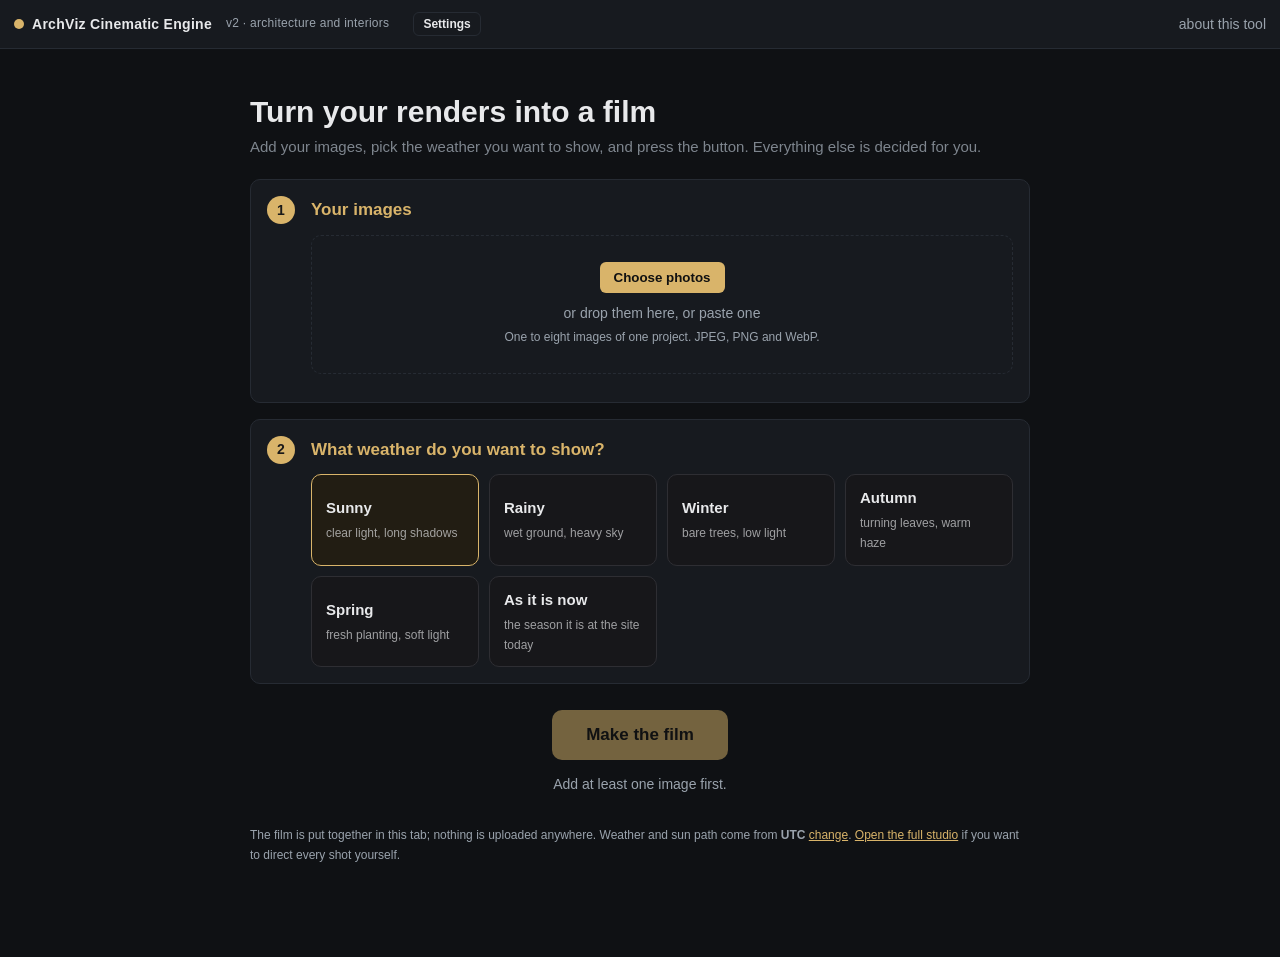
<file: docs/index.html>
<!doctype html>
<html lang="en">
<head>
<meta charset="utf-8">
<meta name="viewport" content="width=device-width, initial-scale=1, viewport-fit=cover">
<title>ArchViz Cinematic Engine</title>
<meta name="description" content="Plan, generate, measure and cut a seasonal architectural film from your own renders. Runs entirely in the browser, on a laptop or a phone.">
<link rel="icon" href="data:image/svg+xml,<svg xmlns=%22http://www.w3.org/2000/svg%22 viewBox=%220 0 32 32%22><circle cx=%2216%22 cy=%2216%22 r=%2210%22 fill=%22%23d9b46a%22/></svg>">
<link rel="stylesheet" href="app/styles.css">
</head>
<body>
<header class="top">
  <a class="brand" href="#" id="home"><span class="dot"></span> ArchViz Cinematic Engine <span class="ver">v2 · architecture and interiors</span></a>
  <div id="projbar" class="projbar"></div>
  <div id="spend" class="spend"></div>
  <a class="ver about" href="about/">about this tool</a>
</header>

<!-- A page whose script died shows nothing at all, which reads as a broken
     app rather than a broken browser. Everything below reports the failure on
     screen, before the module has had a chance to run. -->
<div id="fatal" class="fatal" hidden></div>
<script>
  // Two separate facts. __booted says the module's code ran at all, which is
  // what the watchdog below is asking about. __ready says the first screen
  // finished drawing, which can take a while on a phone and is not a failure.
  window.__booted = false;
  window.__ready = false;
  window.__fatal = function (headline, detail) {
    var n = document.getElementById("fatal");
    if (!n || n.dataset.shown) return;
    n.dataset.shown = "1";
    n.hidden = false;
    n.innerHTML = "<b></b><span></span><button type=\"button\" class=\"check\">Check this browser</button><button type=\"button\" class=\"dismiss\" aria-label=\"Dismiss\">\u00d7</button>";
    n.querySelector("b").textContent = headline;
    n.querySelector("span").textContent = detail || "";
    n.querySelector(".check").onclick = function () {
      if (window.selfCheck) return window.selfCheck();
      alert(navigator.userAgent + "\n\nmodules: " + ("noModule" in HTMLScriptElement.prototype) +
            "\nindexedDB: " + !!window.indexedDB + "\ncanvas: " + !!document.createElement("canvas").getContext("2d") +
            "\nMediaRecorder: " + !!window.MediaRecorder);
    };
    // Dismissable, and it un-latches: one stray error should not leave a red
    // bar sitting over a tool that is working.
    n.querySelector(".dismiss").onclick = function () { n.hidden = true; delete n.dataset.shown; };
  };
  addEventListener("error", function (e) {
    window.__fatal(window.__ready ? "Something on this page just failed." : "Something in this page failed to load.",
      (e.message || "script error") + (e.filename ? " (" + e.filename.split("/").pop() + ":" + e.lineno + ")" : ""));
  });
  addEventListener("unhandledrejection", function (e) {
    var r = e.reason;
    window.__fatal(window.__ready ? "Something on this page just failed." : "Something in this page failed.",
      (r && (r.message || r.detail)) || String(r));
  });
  // The module never ran: an old browser, a blocked script, or a half-finished
  // deploy. Say which.
  setTimeout(function () {
    if (window.__booted) return;
    window.__fatal("The tool did not start in this browser.",
      ("noModule" in HTMLScriptElement.prototype)
        ? "The page loaded but its code never ran. Reload once; if it keeps happening, open it in Chrome, Edge or Safari, and check that an extension is not blocking scripts."
        : "This browser is too old to run JavaScript modules. Use a current Chrome, Edge, Firefox or Safari.");
  }, 8000);
  // The code ran but the first screen never arrived, which is what a blocked
  // IndexedDB looks like: it neither succeeds nor fails, it just never answers.
  setTimeout(function () {
    if (window.__ready || !window.__booted) return;
    window.__fatal("This is taking longer than it should.",
      "The tool loaded but its first screen has not finished. That is usually storage being blocked. Open the browser check, and if it is a private window, try a normal one.");
  }, 25000);
</script>
<script nomodule>window.__fatal("This browser cannot run the tool.", "It has no support for JavaScript modules. Use a current Chrome, Edge, Firefox or Safari.");</script>

<nav id="steps" class="steps"></nav>
<div id="next" class="next"></div>
<main id="main" class="main"></main>
<noscript><p style="padding:24px">This tool is the JavaScript: the planner, the image analysis, the clip measurements and the render all run in your browser. With scripting off there is nothing to show.</p></noscript>
<div id="toast" class="toast"></div>
<div id="modal" class="modal hidden"><div class="modal-card"><button class="close" onclick="closeModal()">×</button><div id="modal-body"></div></div></div>
<script src="app/app.js" type="module"></script>
</body>
</html>
</file>
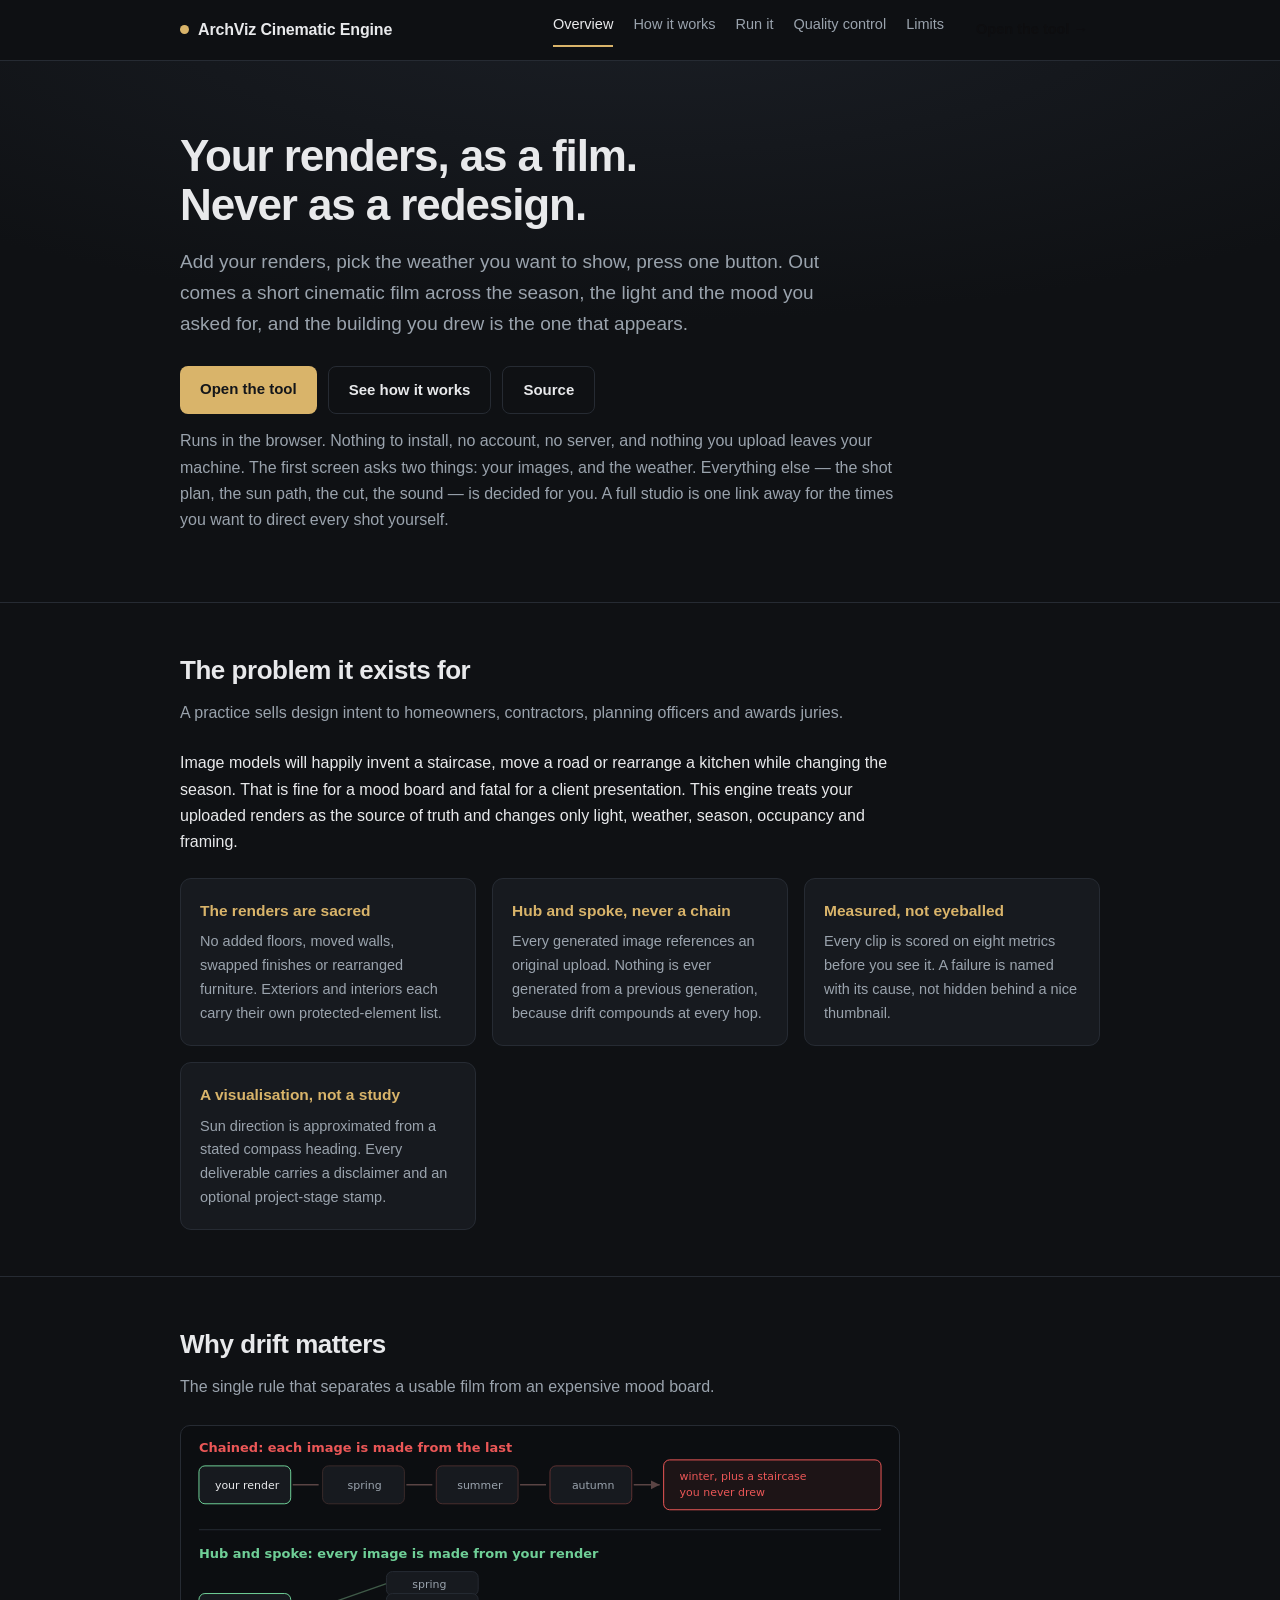
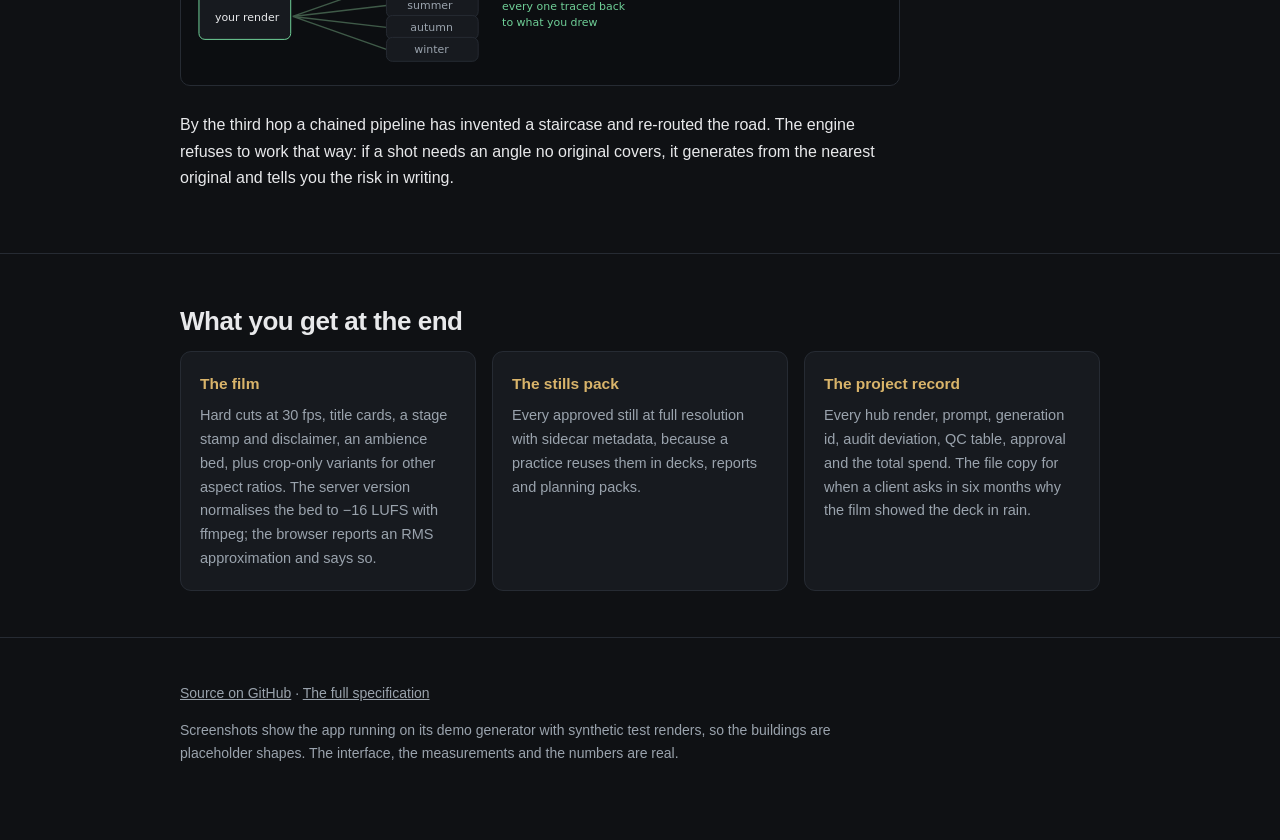
<file: docs/about/index.html>
<!doctype html>
<html lang="en">
<head>
<meta charset="utf-8">
<meta name="viewport" content="width=device-width, initial-scale=1">
<title>ArchViz Cinematic Engine</title>
<meta name="description" content="Turns an architect's or interior designer's renders into a short cinematic film across seasons and times of day, without ever redesigning the building.">
<link rel="stylesheet" href="style.css">
<link rel="icon" href="data:image/svg+xml,<svg xmlns=%22http://www.w3.org/2000/svg%22 viewBox=%220 0 32 32%22><circle cx=%2216%22 cy=%2216%22 r=%2210%22 fill=%22%23d9b46a%22/></svg>">
</head>
<body>
<header class="nav"><div class="wrap">
  <a class="brand" href="index.html"><span class="dot"></span> ArchViz Cinematic Engine</a>
  <nav><a href="index.html" aria-current="page">Overview</a><a href="how-it-works.html">How it works</a><a href="running.html">Run it</a><a href="quality.html">Quality control</a><a href="limits.html">Limits</a><a class="navcta" href="../">Open the tool &rarr;</a></nav>
</div></header>

<div class="hero"><div class="wrap">
  <h1>Your renders, as a film.<br>Never as a redesign.</h1>
  <p class="lede">Add your renders, pick the weather you want to show, press one button. Out comes a short cinematic film across the season, the light and the mood you asked for, and the building you drew is the one that appears.</p>
  <div class="cta">
    <a class="btn" href="../">Open the tool</a>
    <a class="btn ghost" href="how-it-works.html">See how it works</a>
    <a class="btn ghost" href="https://github.com/argaurshar/Images-to-video-with-ref-video">Source</a>
  </div>
  <p class="muted" style="margin-top:14px">Runs in the browser. Nothing to install, no account, no server, and nothing you upload leaves your machine. The first screen asks two things: your images, and the weather. Everything else &mdash; the shot plan, the sun path, the cut, the sound &mdash; is decided for you. A full studio is one link away for the times you want to direct every shot yourself.</p>
</div></div>

<section><div class="wrap">
  <h2>The problem it exists for</h2>
  <p class="sub">A practice sells design intent to homeowners, contractors, planning officers and awards juries.</p>
  <p>Image models will happily invent a staircase, move a road or rearrange a kitchen while changing the season. That is fine for a mood board and fatal for a client presentation. This engine treats your uploaded renders as the source of truth and changes only light, weather, season, occupancy and framing.</p>
  <div class="grid" style="margin-top:22px">
    <div class="card"><h3>The renders are sacred</h3><p>No added floors, moved walls, swapped finishes or rearranged furniture. Exteriors and interiors each carry their own protected-element list.</p></div>
    <div class="card"><h3>Hub and spoke, never a chain</h3><p>Every generated image references an original upload. Nothing is ever generated from a previous generation, because drift compounds at every hop.</p></div>
    <div class="card"><h3>Measured, not eyeballed</h3><p>Every clip is scored on eight metrics before you see it. A failure is named with its cause, not hidden behind a nice thumbnail.</p></div>
    <div class="card"><h3>A visualisation, not a study</h3><p>Sun direction is approximated from a stated compass heading. Every deliverable carries a disclaimer and an optional project-stage stamp.</p></div>
  </div>
</div></section>

<section><div class="wrap">
  <h2>Why drift matters</h2>
  <p class="sub">The single rule that separates a usable film from an expensive mood board.</p>
  <svg viewBox="0 0 720 260" style="width:100%;max-width:720px;border:1px solid var(--line);border-radius:10px;background:#0c0e11" role="img" aria-label="Diagram contrasting a chain of generations, which drifts, with a hub and spoke arrangement, which does not">
    <defs><marker id="ar" markerWidth="7" markerHeight="7" refX="6" refY="3" orient="auto"><path d="M0 0l6 3-6 3z" fill="#5a4444"/></marker></defs>
    <g font-family="system-ui,sans-serif">
      <text x="18" y="26" fill="#eb5757" font-size="13" font-weight="600">Chained: each image is made from the last</text>
      <g font-size="11">
        <rect x="18" y="40" width="92" height="38" rx="6" fill="#171a1f" stroke="#6fcf97"/><text x="34" y="63" fill="#e8e9eb">your render</text>
        <rect x="142" y="40" width="82" height="38" rx="6" fill="#171a1f" stroke="#3a2b2b"/><text x="167" y="63" fill="#9aa3ad">spring</text>
        <rect x="256" y="40" width="82" height="38" rx="6" fill="#171a1f" stroke="#4a2f2f"/><text x="277" y="63" fill="#9aa3ad">summer</text>
        <rect x="370" y="40" width="82" height="38" rx="6" fill="#171a1f" stroke="#5f3333"/><text x="392" y="63" fill="#9aa3ad">autumn</text>
        <rect x="484" y="34" width="218" height="50" rx="6" fill="#1d1416" stroke="#eb5757"/>
        <text x="500" y="54" fill="#eb5757">winter, plus a staircase</text><text x="500" y="70" fill="#eb5757">you never drew</text>
        <path d="M112 59h26M226 59h26M340 59h26M454 59h26" stroke="#5a4444" stroke-width="1.5" marker-end="url(#ar)"/>
      </g>
      <line x1="18" y1="104" x2="702" y2="104" stroke="#262b33"/>
      <text x="18" y="132" fill="#6fcf97" font-size="13" font-weight="600">Hub and spoke: every image is made from your render</text>
      <g font-size="11">
        <rect x="18" y="168" width="92" height="46" rx="6" fill="#171a1f" stroke="#6fcf97"/><text x="34" y="196" fill="#e8e9eb">your render</text>
        <path d="M112 191L206 158M112 191L206 180M112 191L206 202M112 191L206 224" stroke="#3f5a48" stroke-width="1.4"/>
        <rect x="206" y="146" width="92" height="24" rx="6" fill="#171a1f" stroke="#262b33"/><text x="232" y="162" fill="#9aa3ad">spring</text>
        <rect x="206" y="168" width="92" height="24" rx="6" fill="#171a1f" stroke="#262b33"/><text x="227" y="184" fill="#9aa3ad">summer</text>
        <rect x="206" y="190" width="92" height="24" rx="6" fill="#171a1f" stroke="#262b33"/><text x="230" y="206" fill="#9aa3ad">autumn</text>
        <rect x="206" y="212" width="92" height="24" rx="6" fill="#171a1f" stroke="#262b33"/><text x="234" y="228" fill="#9aa3ad">winter</text>
        <text x="322" y="185" fill="#6fcf97">every one traced back</text>
        <text x="322" y="201" fill="#6fcf97">to what you drew</text>
      </g>
    </g>
  </svg>
  <p style="margin-top:18px">By the third hop a chained pipeline has invented a staircase and re-routed the road. The engine refuses to work that way: if a shot needs an angle no original covers, it generates from the nearest original and tells you the risk in writing.</p>
</div></section>

<section><div class="wrap">
  <h2>What you get at the end</h2>
  <div class="grid">
    <div class="card"><h3>The film</h3><p>Hard cuts at 30 fps, title cards, a stage stamp and disclaimer, an ambience bed, plus crop-only variants for other aspect ratios. The server version normalises the bed to &minus;16 LUFS with ffmpeg; the browser reports an RMS approximation and says so.</p></div>
    <div class="card"><h3>The stills pack</h3><p>Every approved still at full resolution with sidecar metadata, because a practice reuses them in decks, reports and planning packs.</p></div>
    <div class="card"><h3>The project record</h3><p>Every hub render, prompt, generation id, audit deviation, QC table, approval and the total spend. The file copy for when a client asks in six months why the film showed the deck in rain.</p></div>
  </div>
</div></section>

<footer><div class="wrap">
  <p><a href="https://github.com/argaurshar/Images-to-video-with-ref-video">Source on GitHub</a> · <a href="https://github.com/argaurshar/Images-to-video-with-ref-video/blob/claude/app-md-review-enhance-its81i/SPEC.md">The full specification</a></p>
  <p>Screenshots show the app running on its demo generator with synthetic test renders, so the buildings are placeholder shapes. The interface, the measurements and the numbers are real.</p>
</div></footer>
</body>
</html>
</file>
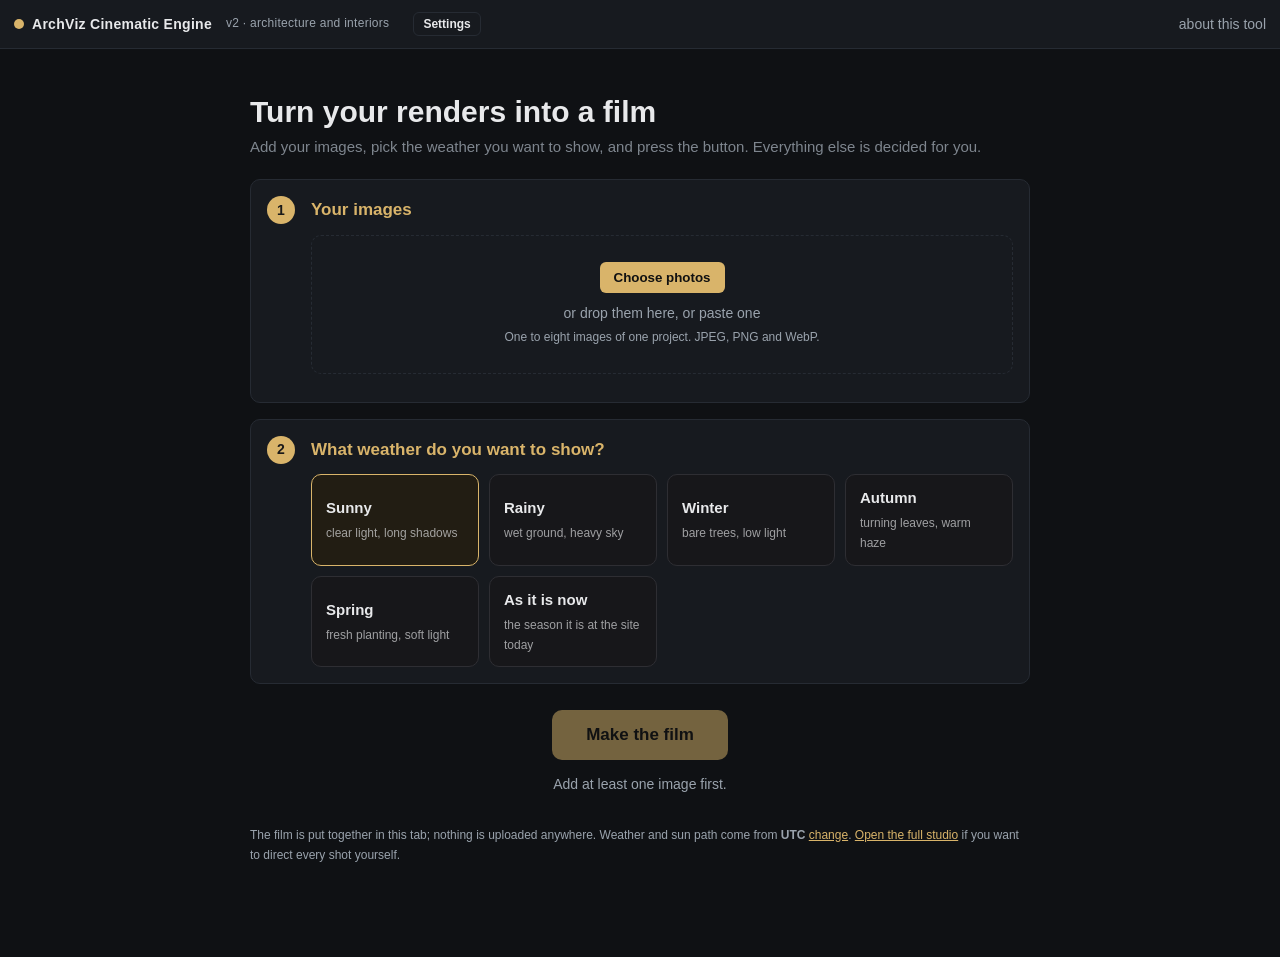
<file: docs/app/index.html>
<!doctype html>
<html lang="en">
<head>
<meta charset="utf-8">
<meta name="viewport" content="width=device-width, initial-scale=1">
<title>ArchViz Cinematic Engine</title>
<!-- The tool used to live here and now lives at the site root, so anything
     bookmarked or linked to /app/ still lands on it. Projects are stored per
     site, not per folder, so nothing is left behind by the move. -->
<meta http-equiv="refresh" content="0; url=../">
<link rel="canonical" href="../">
<script>location.replace("../");</script>
<link rel="stylesheet" href="styles.css">
</head>
<body>
<main class="main"><div class="card"><h2>The tool moved to the front page</h2>
<p class="lead">It is now the first thing at this address. <a href="../">Open it</a>. Your projects are unchanged.</p></div></main>
</body>
</html>
</file>
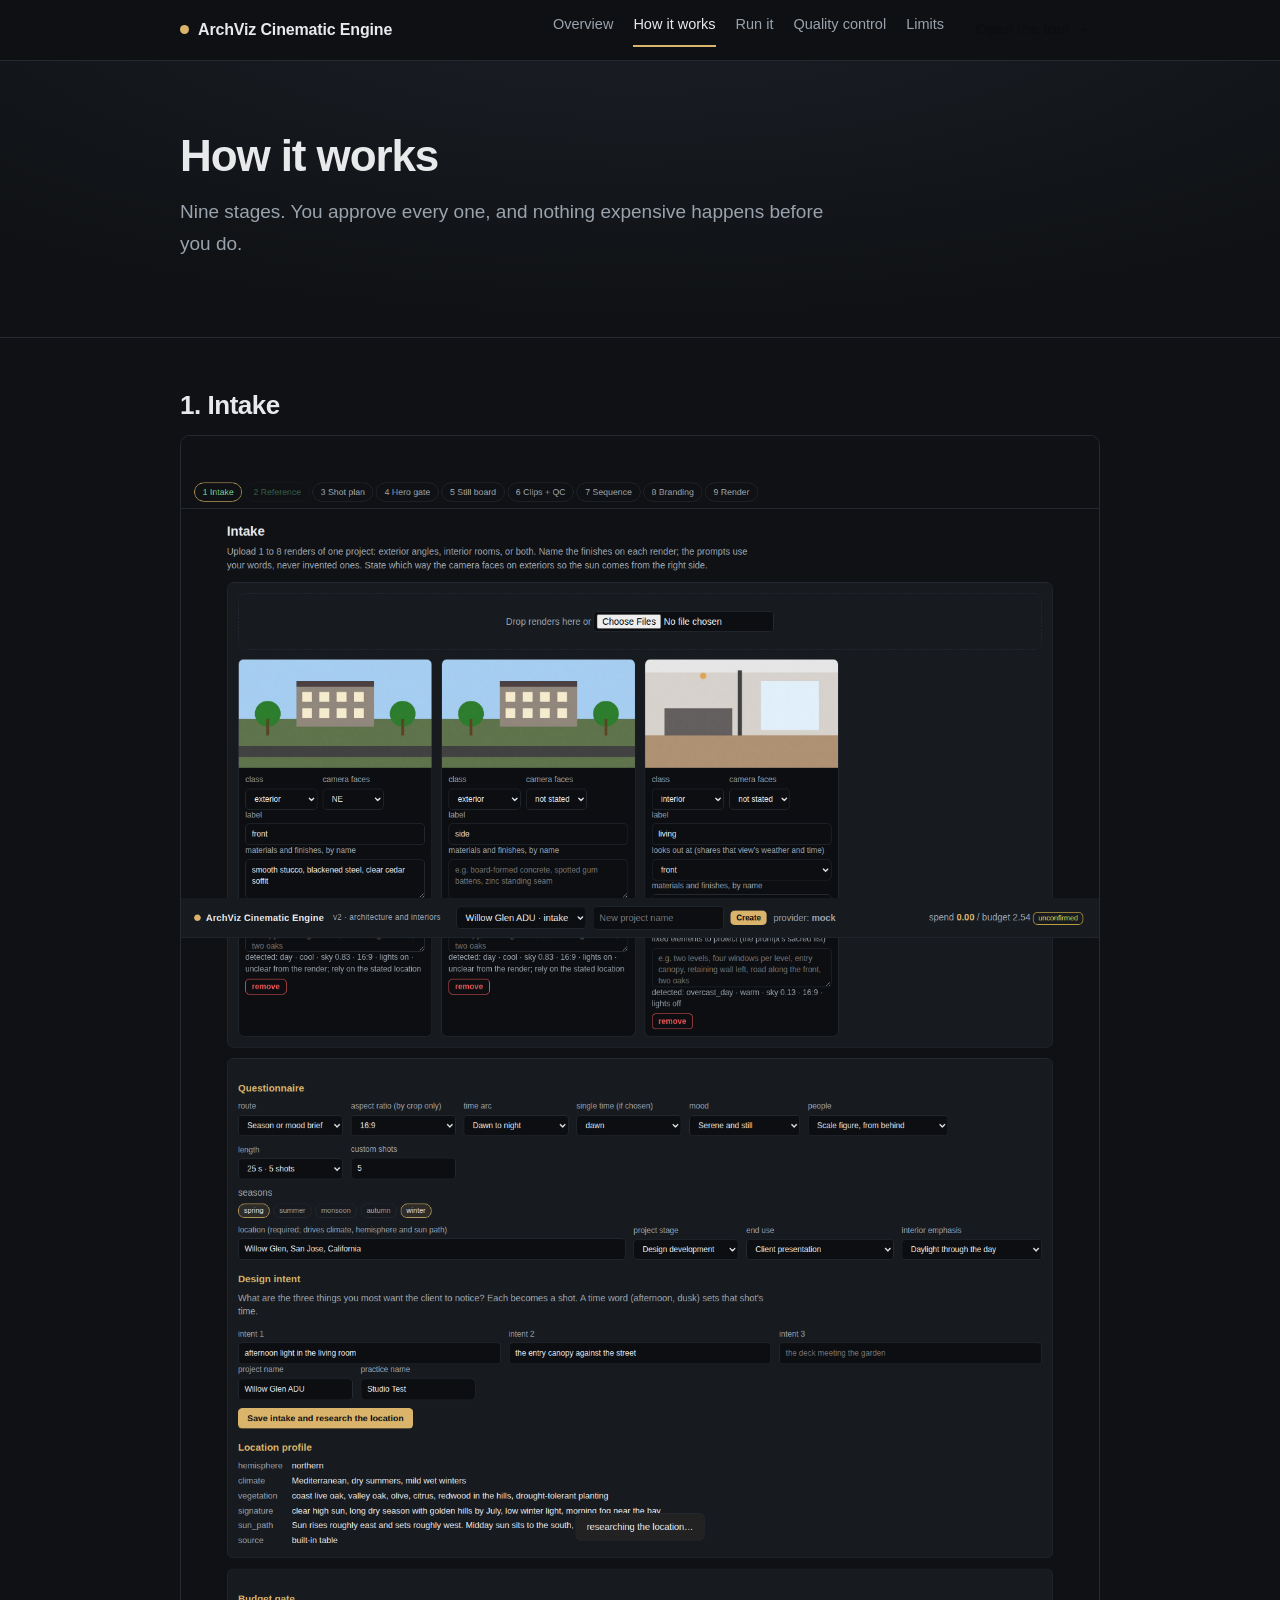
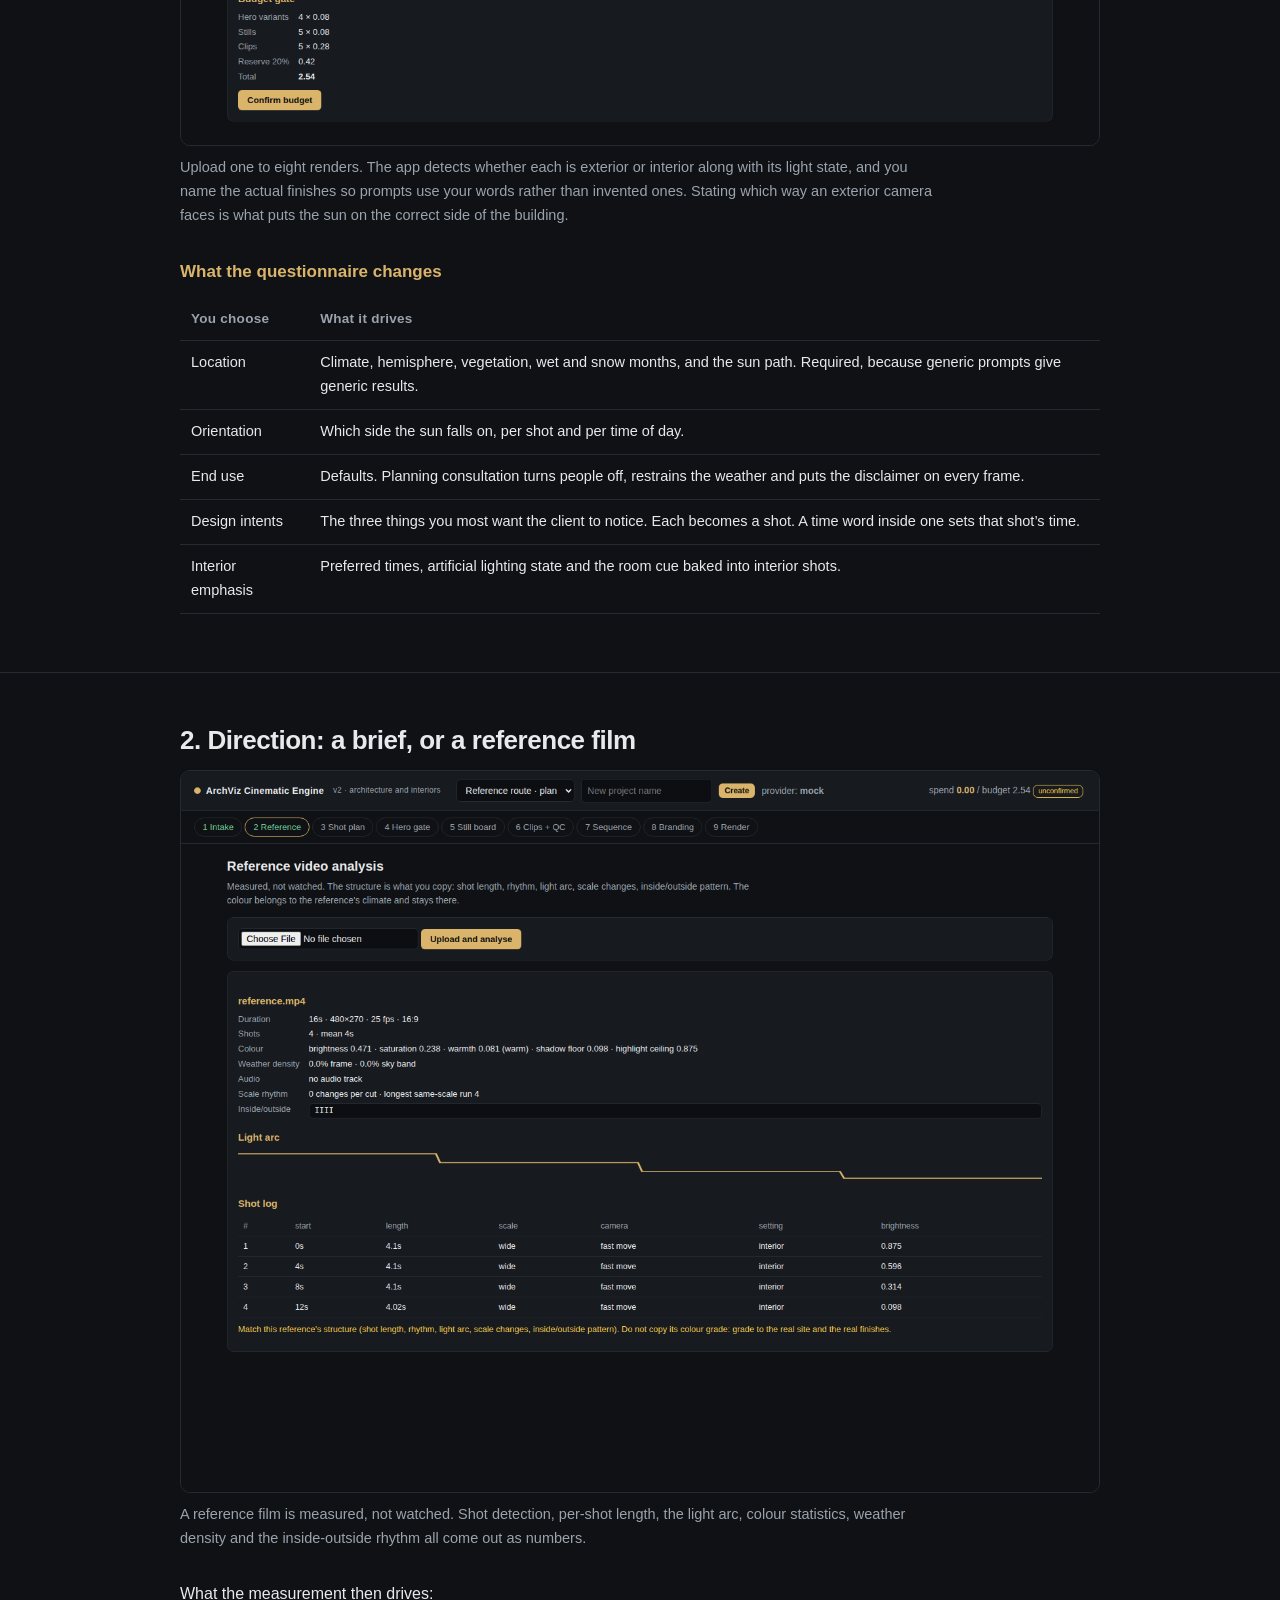
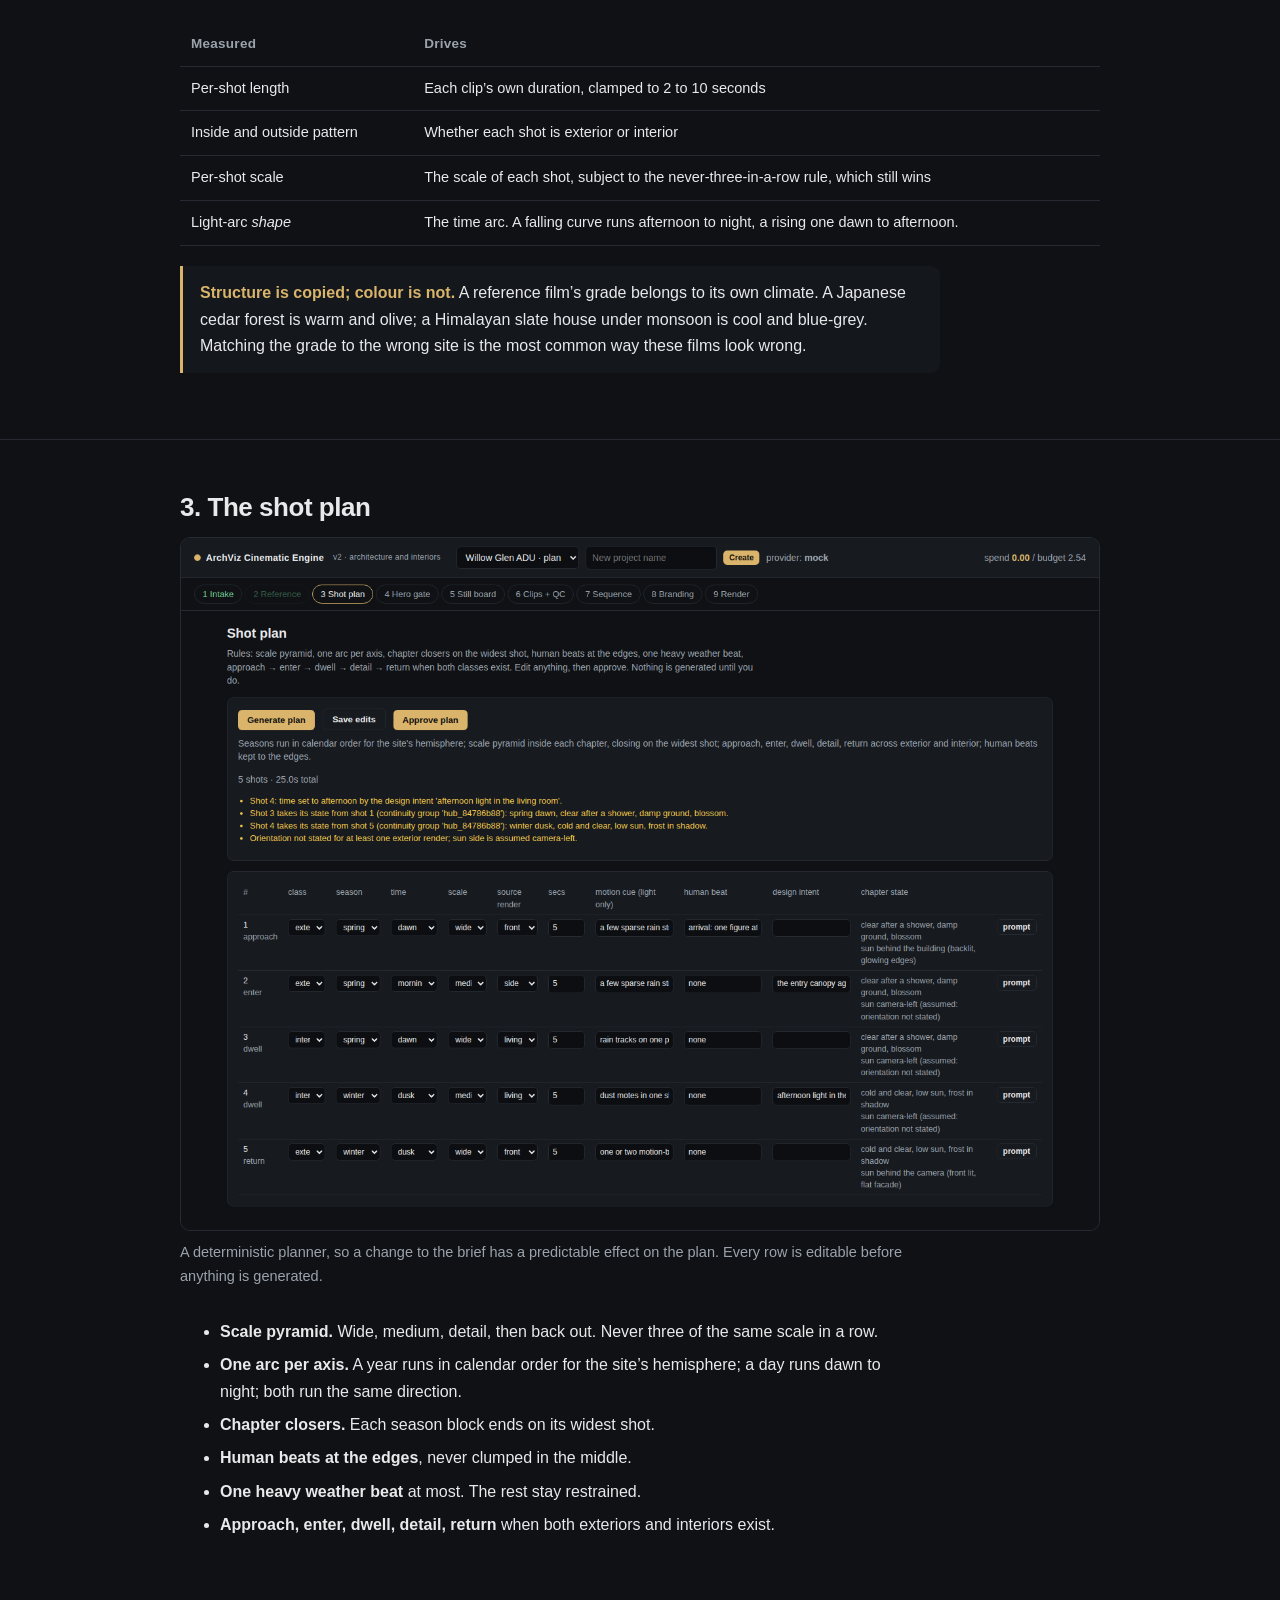
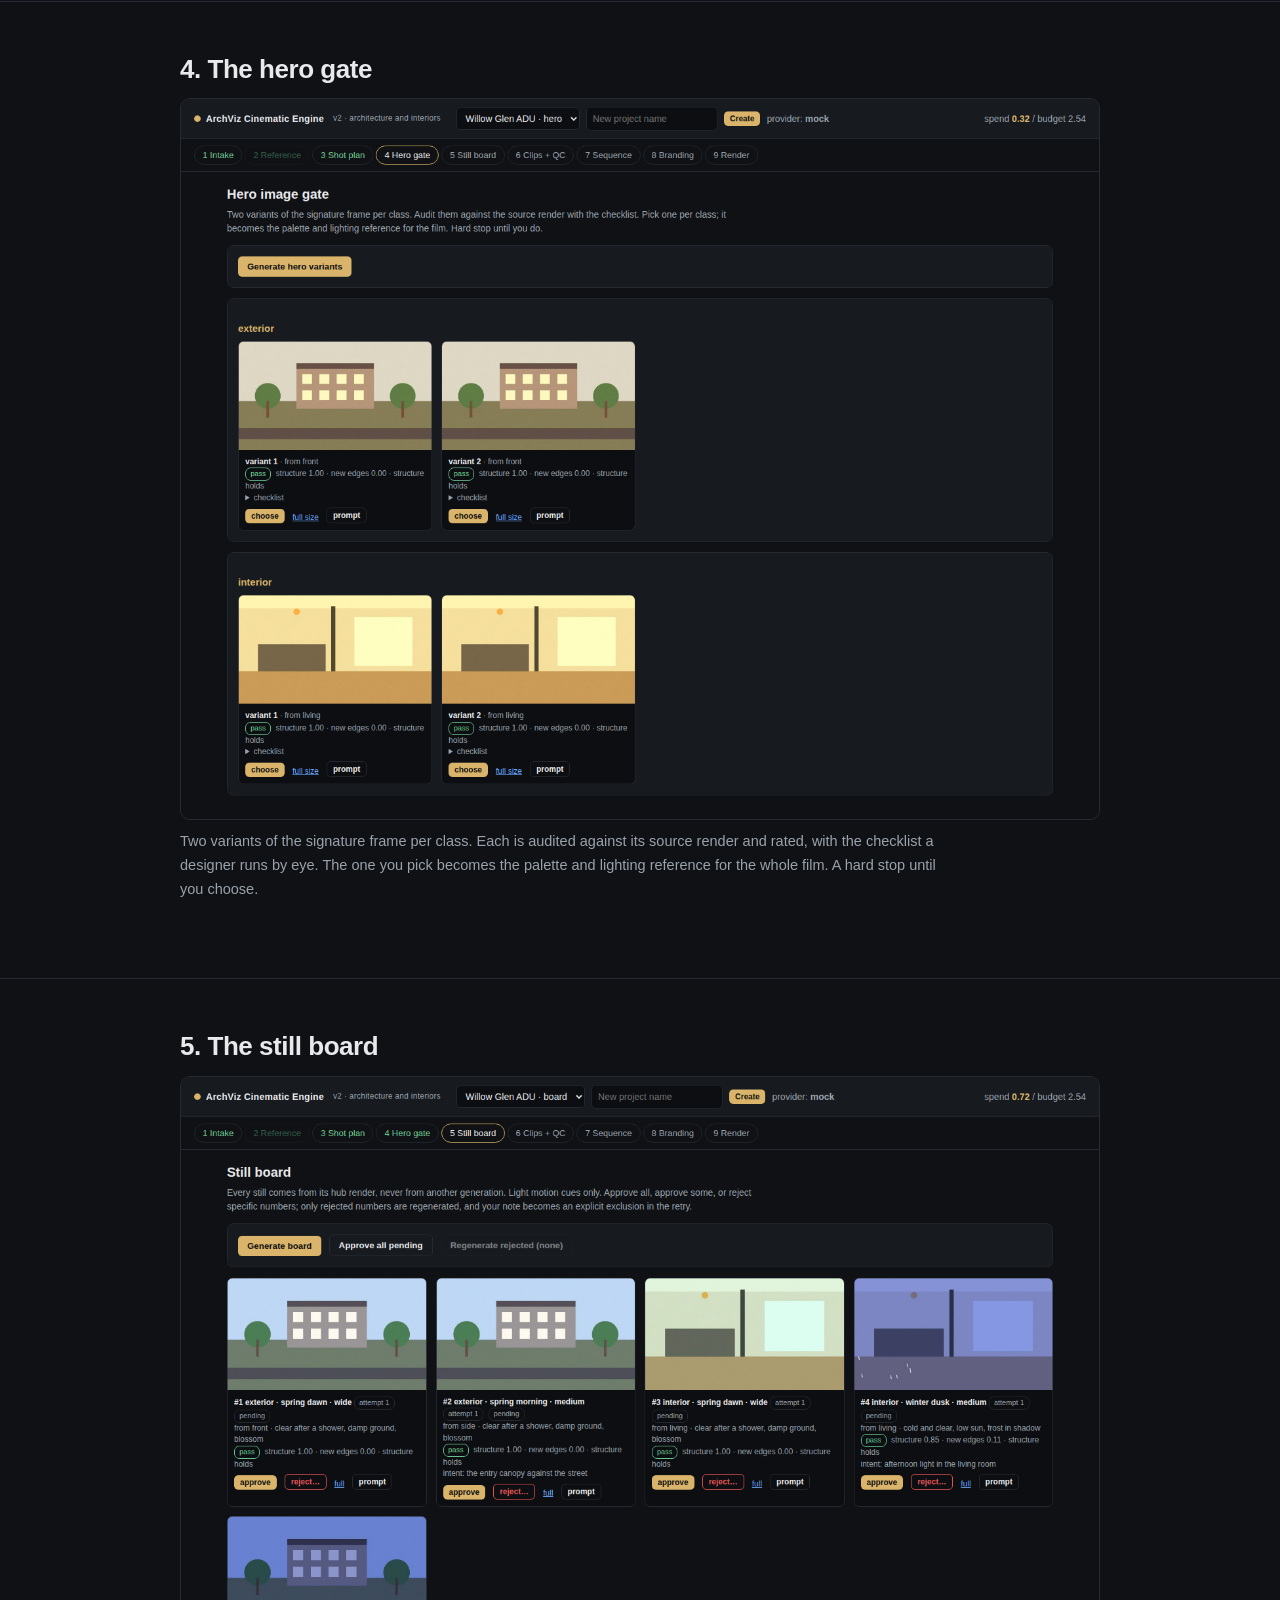
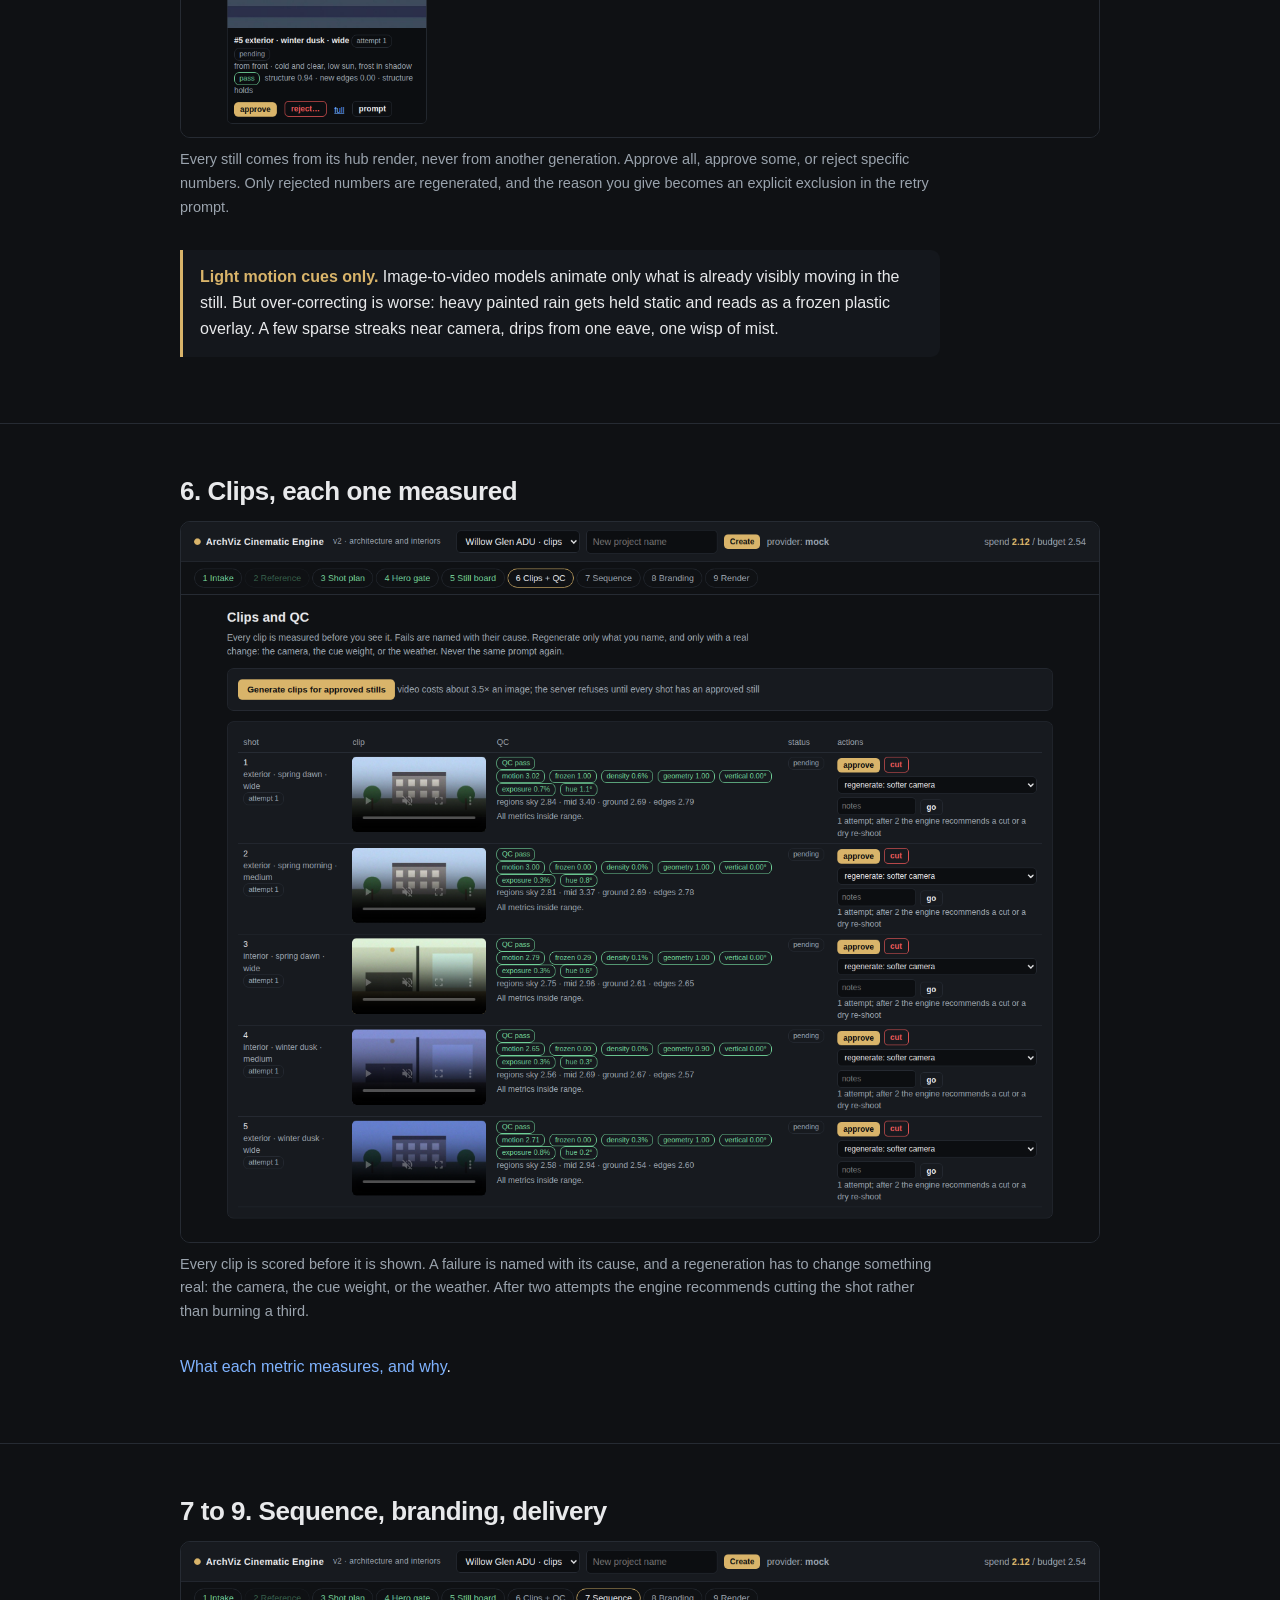
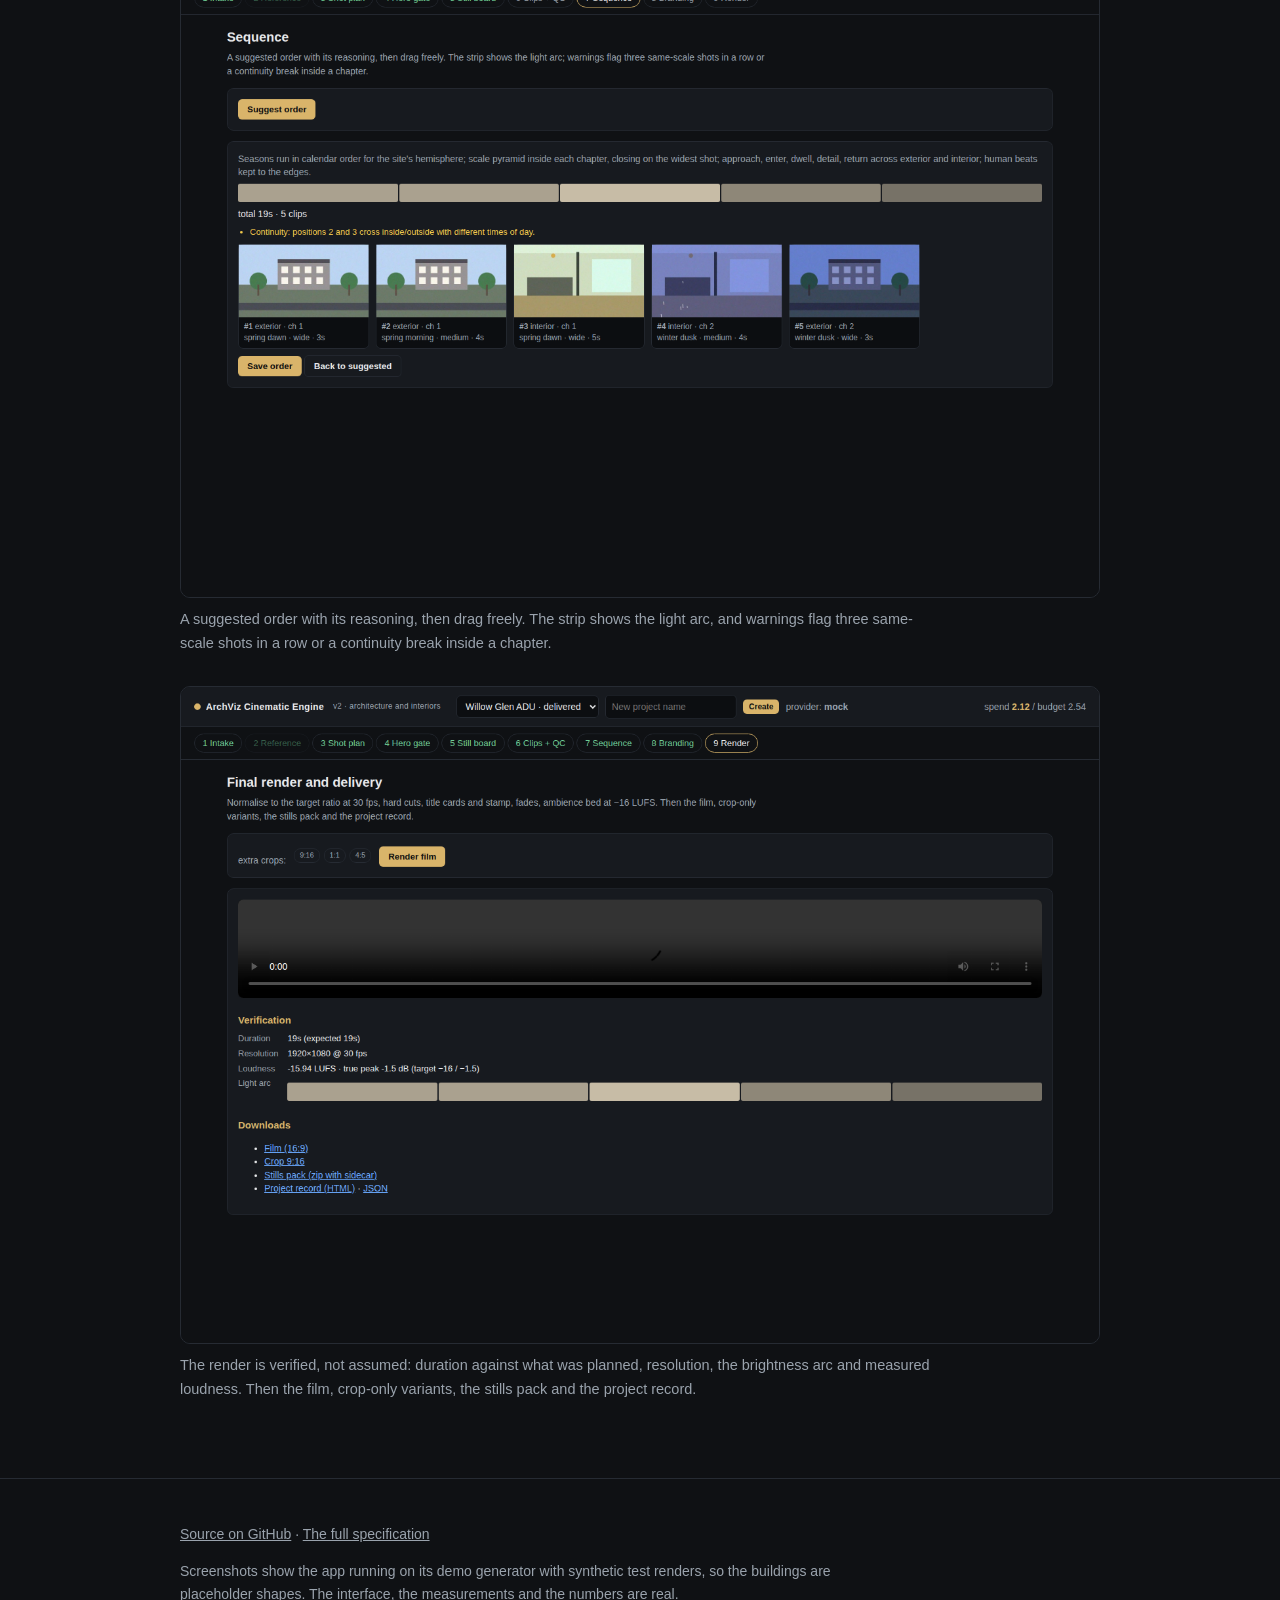
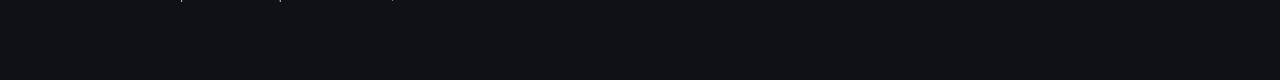
<file: docs/how-it-works.html>
<!doctype html>
<html lang="en">
<head>
<meta charset="utf-8">
<meta name="viewport" content="width=device-width, initial-scale=1">
<title>How it works — ArchViz Cinematic Engine</title>
<meta name="description" content="The nine stages, from uploading renders to the finished film, with the rules the planner applies at each one.">
<link rel="stylesheet" href="style.css">
<link rel="icon" href="data:image/svg+xml,<svg xmlns=%22http://www.w3.org/2000/svg%22 viewBox=%220 0 32 32%22><circle cx=%2216%22 cy=%2216%22 r=%2210%22 fill=%22%23d9b46a%22/></svg>">
</head>
<body>
<header class="nav"><div class="wrap">
  <a class="brand" href="index.html"><span class="dot"></span> ArchViz Cinematic Engine</a>
  <nav><a href="index.html">Overview</a><a href="how-it-works.html" aria-current="page">How it works</a><a href="running.html">Run it</a><a href="quality.html">Quality control</a><a href="limits.html">Limits</a><a class="navcta" href="app/">Open the tool &rarr;</a></nav>
</div></header>


<div class="hero"><div class="wrap">
  <h1>How it works</h1>
  <p class="lede">Nine stages. You approve every one, and nothing expensive happens before you do.</p>
</div></div>

<section><div class="wrap">
  <h2>1. Intake</h2>
  <figure><img src="img/intake.png" alt="The intake screen: uploaded renders with detected properties, and the project questionnaire">
    <figcaption>Upload one to eight renders. The app detects whether each is exterior or interior along with its light state, and you name the actual finishes so prompts use your words rather than invented ones. Stating which way an exterior camera faces is what puts the sun on the correct side of the building.</figcaption></figure>
  <h3>What the questionnaire changes</h3>
  <table>
    <tr><th>You choose</th><th>What it drives</th></tr>
    <tr><td>Location</td><td>Climate, hemisphere, vegetation, wet and snow months, and the sun path. Required, because generic prompts give generic results.</td></tr>
    <tr><td>Orientation</td><td>Which side the sun falls on, per shot and per time of day.</td></tr>
    <tr><td>End use</td><td>Defaults. Planning consultation turns people off, restrains the weather and puts the disclaimer on every frame.</td></tr>
    <tr><td>Design intents</td><td>The three things you most want the client to notice. Each becomes a shot. A time word inside one sets that shot&rsquo;s time.</td></tr>
    <tr><td>Interior emphasis</td><td>Preferred times, artificial lighting state and the room cue baked into interior shots.</td></tr>
  </table>
</div></section>

<section><div class="wrap">
  <h2>2. Direction: a brief, or a reference film</h2>
  <figure><img src="img/reference.png" alt="Reference video analysis: technical readout, colour statistics, light arc and a shot log">
    <figcaption>A reference film is measured, not watched. Shot detection, per-shot length, the light arc, colour statistics, weather density and the inside-outside rhythm all come out as numbers.</figcaption></figure>
  <p>What the measurement then drives:</p>
  <table>
    <tr><th>Measured</th><th>Drives</th></tr>
    <tr><td>Per-shot length</td><td>Each clip&rsquo;s own duration, clamped to 2 to 10 seconds</td></tr>
    <tr><td>Inside and outside pattern</td><td>Whether each shot is exterior or interior</td></tr>
    <tr><td>Per-shot scale</td><td>The scale of each shot, subject to the never-three-in-a-row rule, which still wins</td></tr>
    <tr><td>Light-arc <em>shape</em></td><td>The time arc. A falling curve runs afternoon to night, a rising one dawn to afternoon.</td></tr>
  </table>
  <div class="note"><strong>Structure is copied; colour is not.</strong> A reference film&rsquo;s grade belongs to its own climate. A Japanese cedar forest is warm and olive; a Himalayan slate house under monsoon is cool and blue-grey. Matching the grade to the wrong site is the most common way these films look wrong.</div>
</div></section>

<section><div class="wrap">
  <h2>3. The shot plan</h2>
  <figure><img src="img/plan.png" alt="The shot plan table with class, season, time, scale, source render, duration, motion cue and design intent for each shot">
    <figcaption>A deterministic planner, so a change to the brief has a predictable effect on the plan. Every row is editable before anything is generated.</figcaption></figure>
  <ul>
    <li><b>Scale pyramid.</b> Wide, medium, detail, then back out. Never three of the same scale in a row.</li>
    <li><b>One arc per axis.</b> A year runs in calendar order for the site&rsquo;s hemisphere; a day runs dawn to night; both run the same direction.</li>
    <li><b>Chapter closers.</b> Each season block ends on its widest shot.</li>
    <li><b>Human beats at the edges</b>, never clumped in the middle.</li>
    <li><b>One heavy weather beat</b> at most. The rest stay restrained.</li>
    <li><b>Approach, enter, dwell, detail, return</b> when both exteriors and interiors exist.</li>
  </ul>
</div></section>

<section><div class="wrap">
  <h2>4. The hero gate</h2>
  <figure><img src="img/hero-gate.png" alt="Two hero variants side by side with their fidelity audit ratings and checklists">
    <figcaption>Two variants of the signature frame per class. Each is audited against its source render and rated, with the checklist a designer runs by eye. The one you pick becomes the palette and lighting reference for the whole film. A hard stop until you choose.</figcaption></figure>
</div></section>

<section><div class="wrap">
  <h2>5. The still board</h2>
  <figure><img src="img/still-board.png" alt="A numbered grid of generated stills with their source render, state and audit rating">
    <figcaption>Every still comes from its hub render, never from another generation. Approve all, approve some, or reject specific numbers. Only rejected numbers are regenerated, and the reason you give becomes an explicit exclusion in the retry prompt.</figcaption></figure>
  <div class="note"><strong>Light motion cues only.</strong> Image-to-video models animate only what is already visibly moving in the still. But over-correcting is worse: heavy painted rain gets held static and reads as a frozen plastic overlay. A few sparse streaks near camera, drips from one eave, one wisp of mist.</div>
</div></section>

<section><div class="wrap">
  <h2>6. Clips, each one measured</h2>
  <figure><img src="img/clips-qc.png" alt="The clips table with per-clip quality control metrics and pass badges">
    <figcaption>Every clip is scored before it is shown. A failure is named with its cause, and a regeneration has to change something real: the camera, the cue weight, or the weather. After two attempts the engine recommends cutting the shot rather than burning a third.</figcaption></figure>
  <p><a href="quality.html">What each metric measures, and why</a>.</p>
</div></section>

<section><div class="wrap">
  <h2>7 to 9. Sequence, branding, delivery</h2>
  <figure><img src="img/sequence.png" alt="The sequence editor with draggable clip thumbnails and a brightness strip">
    <figcaption>A suggested order with its reasoning, then drag freely. The strip shows the light arc, and warnings flag three same-scale shots in a row or a continuity break inside a chapter.</figcaption></figure>
  <figure><img src="img/render.png" alt="The delivery screen with verification numbers and download links">
    <figcaption>The render is verified, not assumed: duration against what was planned, resolution, the brightness arc and measured loudness. Then the film, crop-only variants, the stills pack and the project record.</figcaption></figure>
</div></section>
<footer><div class="wrap">
  <p><a href="https://github.com/argaurshar/Images-to-video-with-ref-video">Source on GitHub</a> · <a href="https://github.com/argaurshar/Images-to-video-with-ref-video/blob/claude/app-md-review-enhance-its81i/SPEC.md">The full specification</a></p>
  <p>Screenshots show the app running on its demo generator with synthetic test renders, so the buildings are placeholder shapes. The interface, the measurements and the numbers are real.</p>
</div></footer>
</body>
</html>
</file>
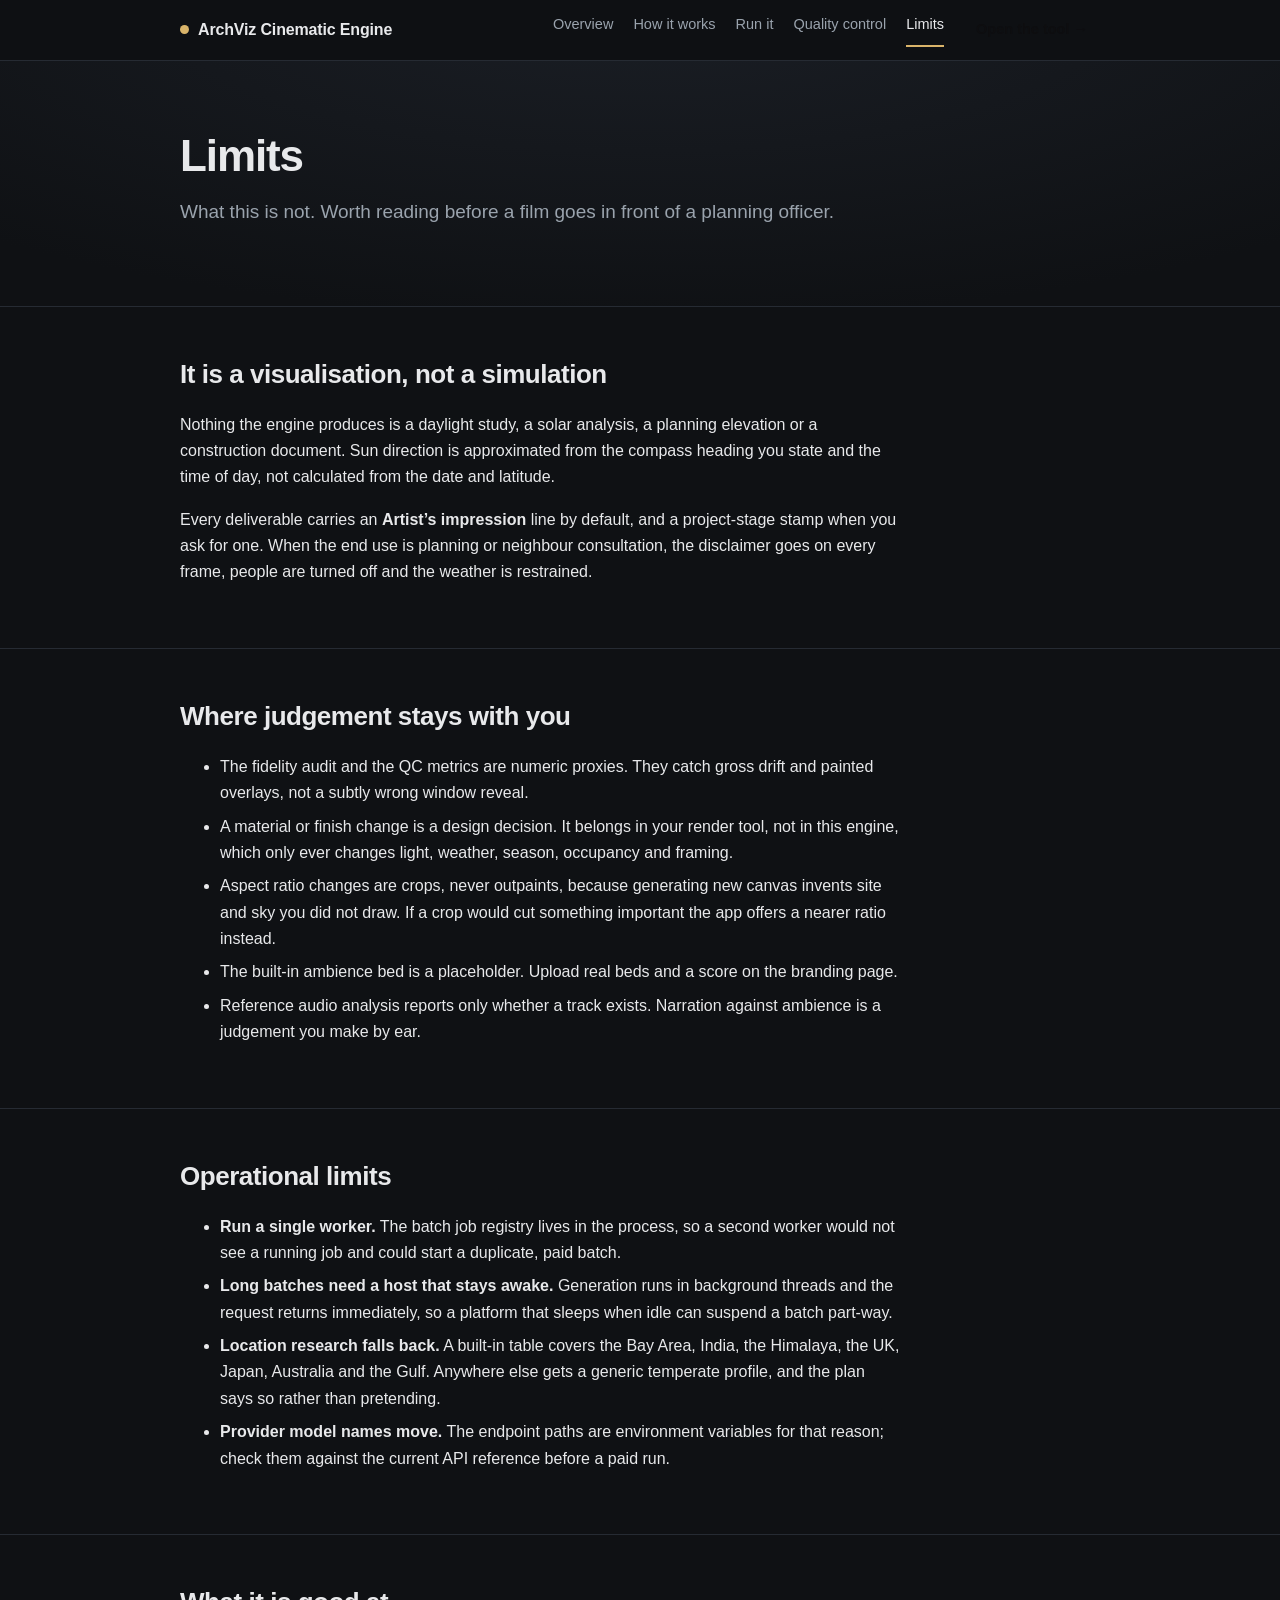
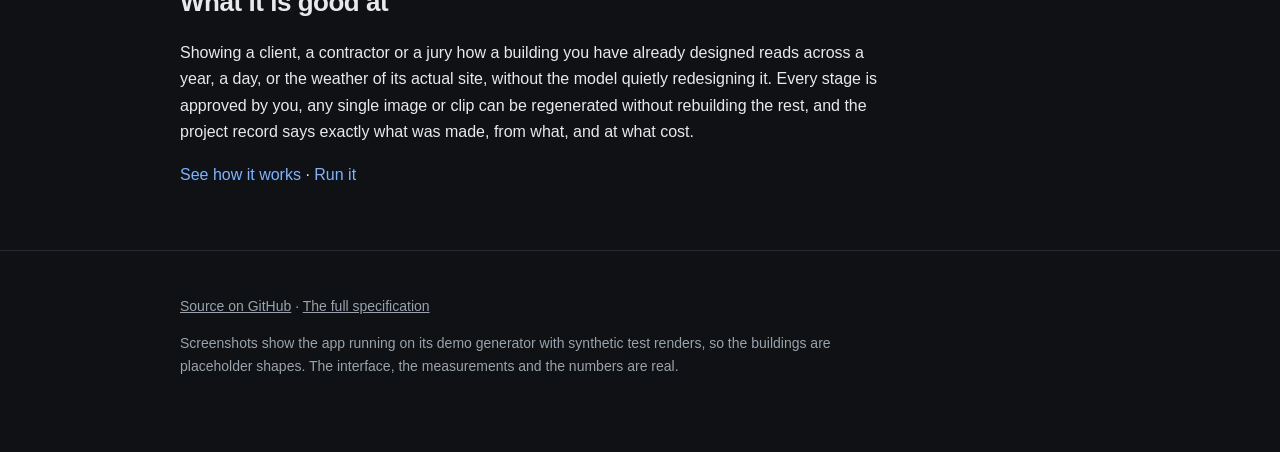
<file: docs/limits.html>
<!doctype html>
<html lang="en">
<head>
<meta charset="utf-8">
<meta name="viewport" content="width=device-width, initial-scale=1">
<title>Limits — ArchViz Cinematic Engine</title>
<meta name="description" content="What the engine cannot do, stated plainly: it is a visualisation and not a daylight study, its measurements are proxies, and its sun path is approximated.">
<link rel="stylesheet" href="style.css">
<link rel="icon" href="data:image/svg+xml,<svg xmlns=%22http://www.w3.org/2000/svg%22 viewBox=%220 0 32 32%22><circle cx=%2216%22 cy=%2216%22 r=%2210%22 fill=%22%23d9b46a%22/></svg>">
</head>
<body>
<header class="nav"><div class="wrap">
  <a class="brand" href="index.html"><span class="dot"></span> ArchViz Cinematic Engine</a>
  <nav><a href="index.html">Overview</a><a href="how-it-works.html">How it works</a><a href="running.html">Run it</a><a href="quality.html">Quality control</a><a href="limits.html" aria-current="page">Limits</a><a class="navcta" href="app/">Open the tool &rarr;</a></nav>
</div></header>


<div class="hero"><div class="wrap">
  <h1>Limits</h1>
  <p class="lede">What this is not. Worth reading before a film goes in front of a planning officer.</p>
</div></div>

<section><div class="wrap">
  <h2>It is a visualisation, not a simulation</h2>
  <p>Nothing the engine produces is a daylight study, a solar analysis, a planning elevation or a construction document. Sun direction is approximated from the compass heading you state and the time of day, not calculated from the date and latitude.</p>
  <p>Every deliverable carries an <b>Artist&rsquo;s impression</b> line by default, and a project-stage stamp when you ask for one. When the end use is planning or neighbour consultation, the disclaimer goes on every frame, people are turned off and the weather is restrained.</p>
</div></section>

<section><div class="wrap">
  <h2>Where judgement stays with you</h2>
  <ul>
    <li>The fidelity audit and the QC metrics are numeric proxies. They catch gross drift and painted overlays, not a subtly wrong window reveal.</li>
    <li>A material or finish change is a design decision. It belongs in your render tool, not in this engine, which only ever changes light, weather, season, occupancy and framing.</li>
    <li>Aspect ratio changes are crops, never outpaints, because generating new canvas invents site and sky you did not draw. If a crop would cut something important the app offers a nearer ratio instead.</li>
    <li>The built-in ambience bed is a placeholder. Upload real beds and a score on the branding page.</li>
    <li>Reference audio analysis reports only whether a track exists. Narration against ambience is a judgement you make by ear.</li>
  </ul>
</div></section>

<section><div class="wrap">
  <h2>Operational limits</h2>
  <ul>
    <li><b>Run a single worker.</b> The batch job registry lives in the process, so a second worker would not see a running job and could start a duplicate, paid batch.</li>
    <li><b>Long batches need a host that stays awake.</b> Generation runs in background threads and the request returns immediately, so a platform that sleeps when idle can suspend a batch part-way.</li>
    <li><b>Location research falls back.</b> A built-in table covers the Bay Area, India, the Himalaya, the UK, Japan, Australia and the Gulf. Anywhere else gets a generic temperate profile, and the plan says so rather than pretending.</li>
    <li><b>Provider model names move.</b> The endpoint paths are environment variables for that reason; check them against the current API reference before a paid run.</li>
  </ul>
</div></section>

<section><div class="wrap">
  <h2>What it is good at</h2>
  <p>Showing a client, a contractor or a jury how a building you have already designed reads across a year, a day, or the weather of its actual site, without the model quietly redesigning it. Every stage is approved by you, any single image or clip can be regenerated without rebuilding the rest, and the project record says exactly what was made, from what, and at what cost.</p>
  <p><a href="how-it-works.html">See how it works</a> &middot; <a href="running.html">Run it</a></p>
</div></section>
<footer><div class="wrap">
  <p><a href="https://github.com/argaurshar/Images-to-video-with-ref-video">Source on GitHub</a> · <a href="https://github.com/argaurshar/Images-to-video-with-ref-video/blob/claude/app-md-review-enhance-its81i/SPEC.md">The full specification</a></p>
  <p>Screenshots show the app running on its demo generator with synthetic test renders, so the buildings are placeholder shapes. The interface, the measurements and the numbers are real.</p>
</div></footer>
</body>
</html>
</file>
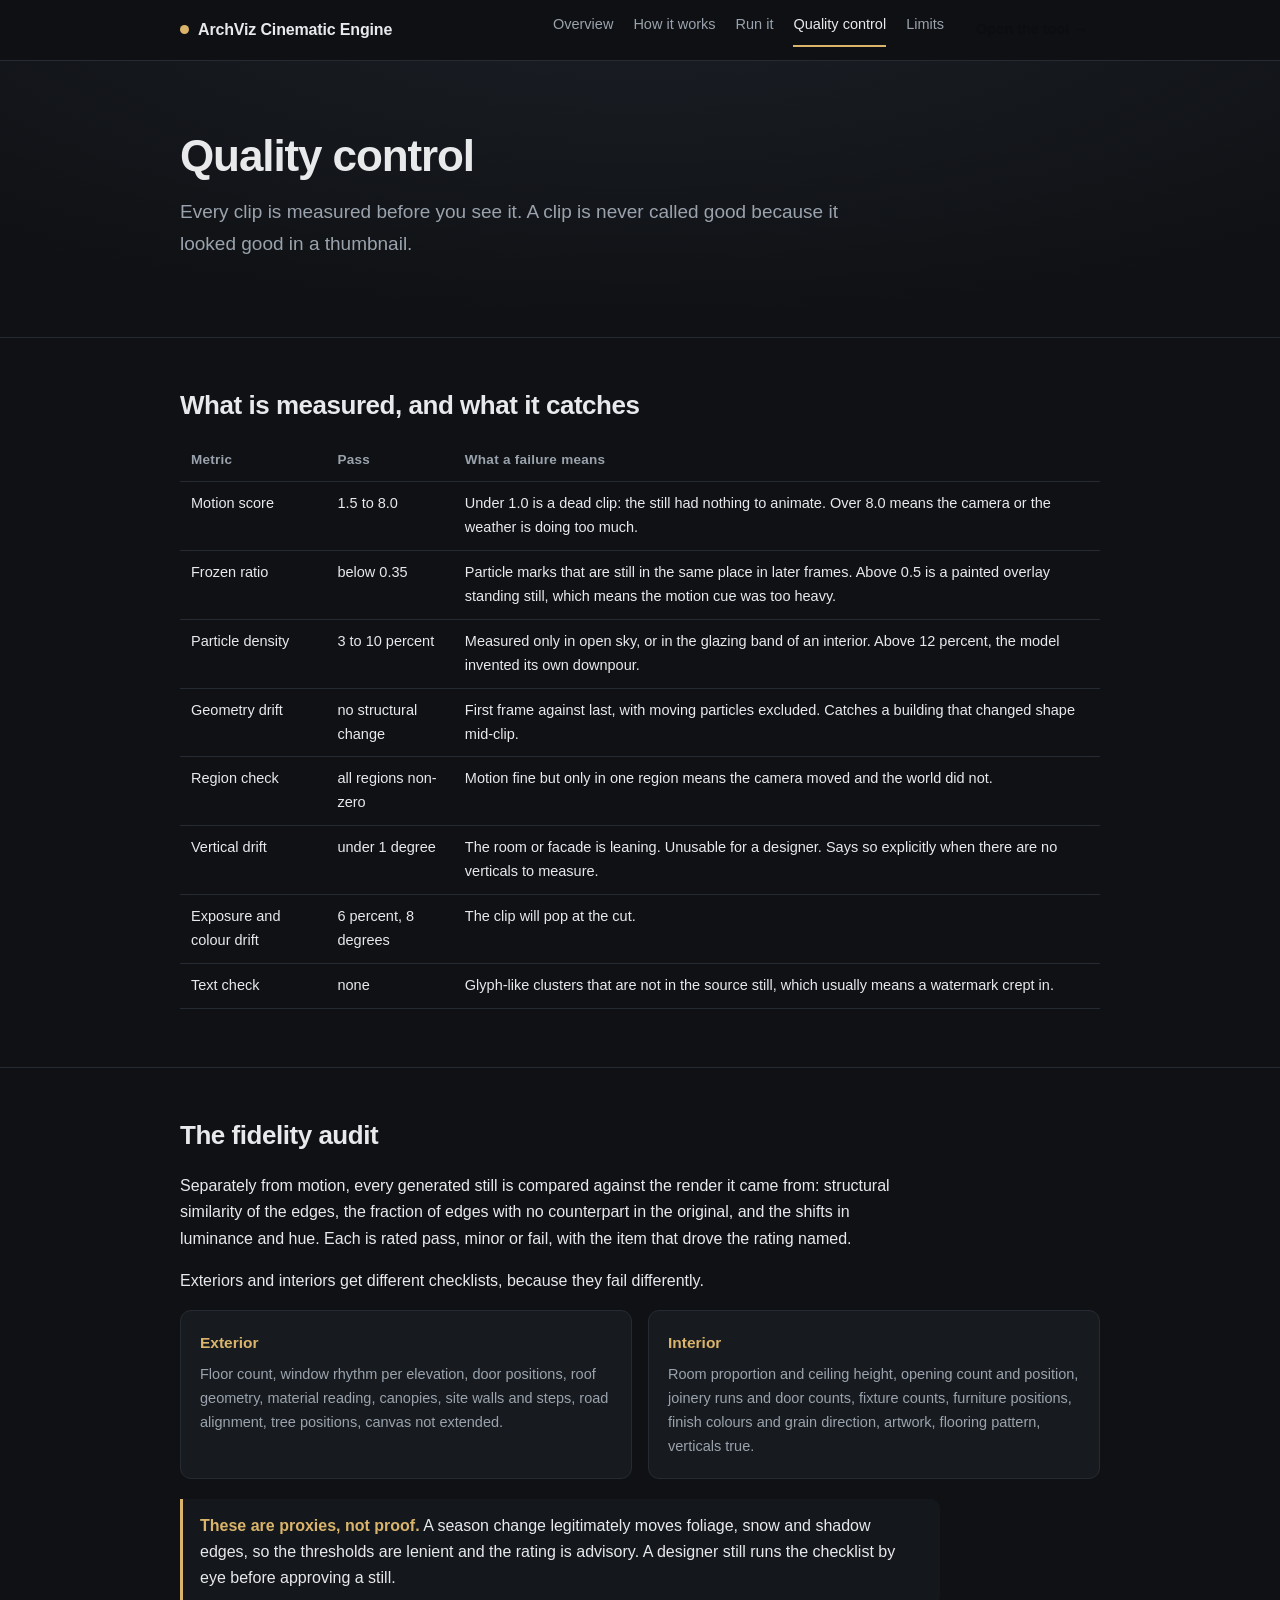
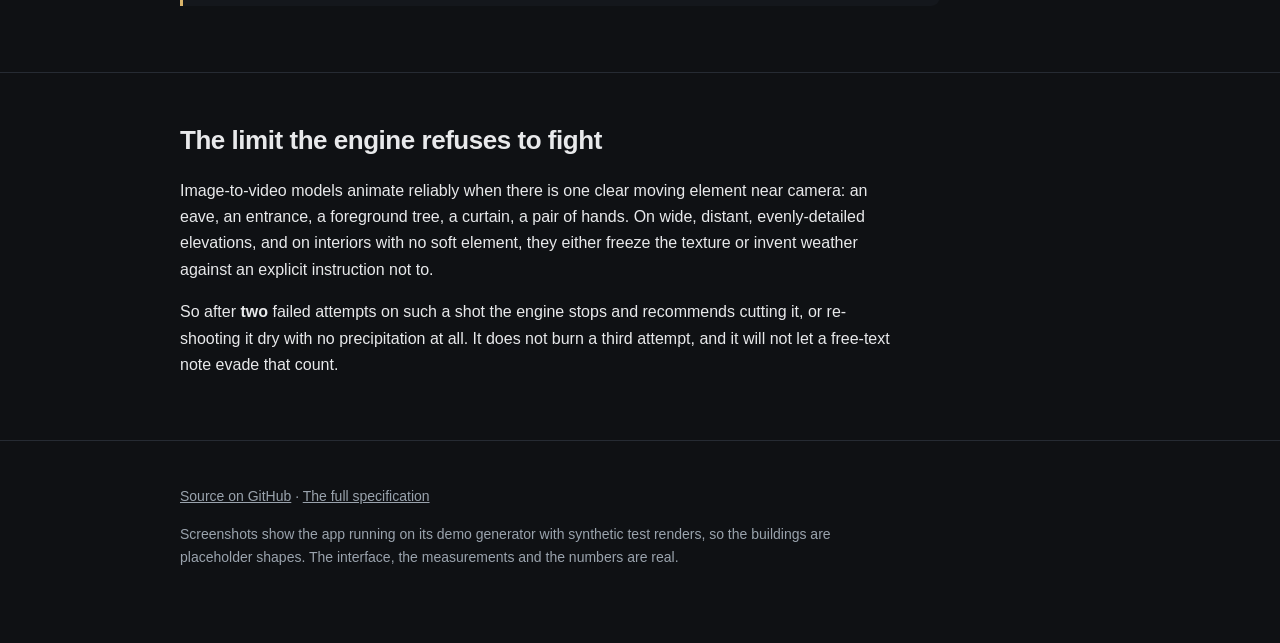
<file: docs/quality.html>
<!doctype html>
<html lang="en">
<head>
<meta charset="utf-8">
<meta name="viewport" content="width=device-width, initial-scale=1">
<title>Quality control — ArchViz Cinematic Engine</title>
<meta name="description" content="The eight measurements run on every clip before it is shown, what each one catches, and the known model limit the engine refuses to fight.">
<link rel="stylesheet" href="style.css">
<link rel="icon" href="data:image/svg+xml,<svg xmlns=%22http://www.w3.org/2000/svg%22 viewBox=%220 0 32 32%22><circle cx=%2216%22 cy=%2216%22 r=%2210%22 fill=%22%23d9b46a%22/></svg>">
</head>
<body>
<header class="nav"><div class="wrap">
  <a class="brand" href="index.html"><span class="dot"></span> ArchViz Cinematic Engine</a>
  <nav><a href="index.html">Overview</a><a href="how-it-works.html">How it works</a><a href="running.html">Run it</a><a href="quality.html" aria-current="page">Quality control</a><a href="limits.html">Limits</a><a class="navcta" href="app/">Open the tool &rarr;</a></nav>
</div></header>


<div class="hero"><div class="wrap">
  <h1>Quality control</h1>
  <p class="lede">Every clip is measured before you see it. A clip is never called good because it looked good in a thumbnail.</p>
</div></div>

<section><div class="wrap">
  <h2>What is measured, and what it catches</h2>
  <table>
    <tr><th>Metric</th><th>Pass</th><th>What a failure means</th></tr>
    <tr><td>Motion score</td><td>1.5 to 8.0</td><td>Under 1.0 is a dead clip: the still had nothing to animate. Over 8.0 means the camera or the weather is doing too much.</td></tr>
    <tr><td>Frozen ratio</td><td>below 0.35</td><td>Particle marks that are still in the same place in later frames. Above 0.5 is a painted overlay standing still, which means the motion cue was too heavy.</td></tr>
    <tr><td>Particle density</td><td>3 to 10 percent</td><td>Measured only in open sky, or in the glazing band of an interior. Above 12 percent, the model invented its own downpour.</td></tr>
    <tr><td>Geometry drift</td><td>no structural change</td><td>First frame against last, with moving particles excluded. Catches a building that changed shape mid-clip.</td></tr>
    <tr><td>Region check</td><td>all regions non-zero</td><td>Motion fine but only in one region means the camera moved and the world did not.</td></tr>
    <tr><td>Vertical drift</td><td>under 1 degree</td><td>The room or facade is leaning. Unusable for a designer. Says so explicitly when there are no verticals to measure.</td></tr>
    <tr><td>Exposure and colour drift</td><td>6 percent, 8 degrees</td><td>The clip will pop at the cut.</td></tr>
    <tr><td>Text check</td><td>none</td><td>Glyph-like clusters that are not in the source still, which usually means a watermark crept in.</td></tr>
  </table>
</div></section>

<section><div class="wrap">
  <h2>The fidelity audit</h2>
  <p>Separately from motion, every generated still is compared against the render it came from: structural similarity of the edges, the fraction of edges with no counterpart in the original, and the shifts in luminance and hue. Each is rated pass, minor or fail, with the item that drove the rating named.</p>
  <p>Exteriors and interiors get different checklists, because they fail differently.</p>
  <div class="grid">
    <div class="card"><h3>Exterior</h3><p>Floor count, window rhythm per elevation, door positions, roof geometry, material reading, canopies, site walls and steps, road alignment, tree positions, canvas not extended.</p></div>
    <div class="card"><h3>Interior</h3><p>Room proportion and ceiling height, opening count and position, joinery runs and door counts, fixture counts, furniture positions, finish colours and grain direction, artwork, flooring pattern, verticals true.</p></div>
  </div>
  <div class="note"><strong>These are proxies, not proof.</strong> A season change legitimately moves foliage, snow and shadow edges, so the thresholds are lenient and the rating is advisory. A designer still runs the checklist by eye before approving a still.</div>
</div></section>

<section><div class="wrap">
  <h2>The limit the engine refuses to fight</h2>
  <p>Image-to-video models animate reliably when there is one clear moving element near camera: an eave, an entrance, a foreground tree, a curtain, a pair of hands. On wide, distant, evenly-detailed elevations, and on interiors with no soft element, they either freeze the texture or invent weather against an explicit instruction not to.</p>
  <p>So after <b>two</b> failed attempts on such a shot the engine stops and recommends cutting it, or re-shooting it dry with no precipitation at all. It does not burn a third attempt, and it will not let a free-text note evade that count.</p>
</div></section>
<footer><div class="wrap">
  <p><a href="https://github.com/argaurshar/Images-to-video-with-ref-video">Source on GitHub</a> · <a href="https://github.com/argaurshar/Images-to-video-with-ref-video/blob/claude/app-md-review-enhance-its81i/SPEC.md">The full specification</a></p>
  <p>Screenshots show the app running on its demo generator with synthetic test renders, so the buildings are placeholder shapes. The interface, the measurements and the numbers are real.</p>
</div></footer>
</body>
</html>
</file>
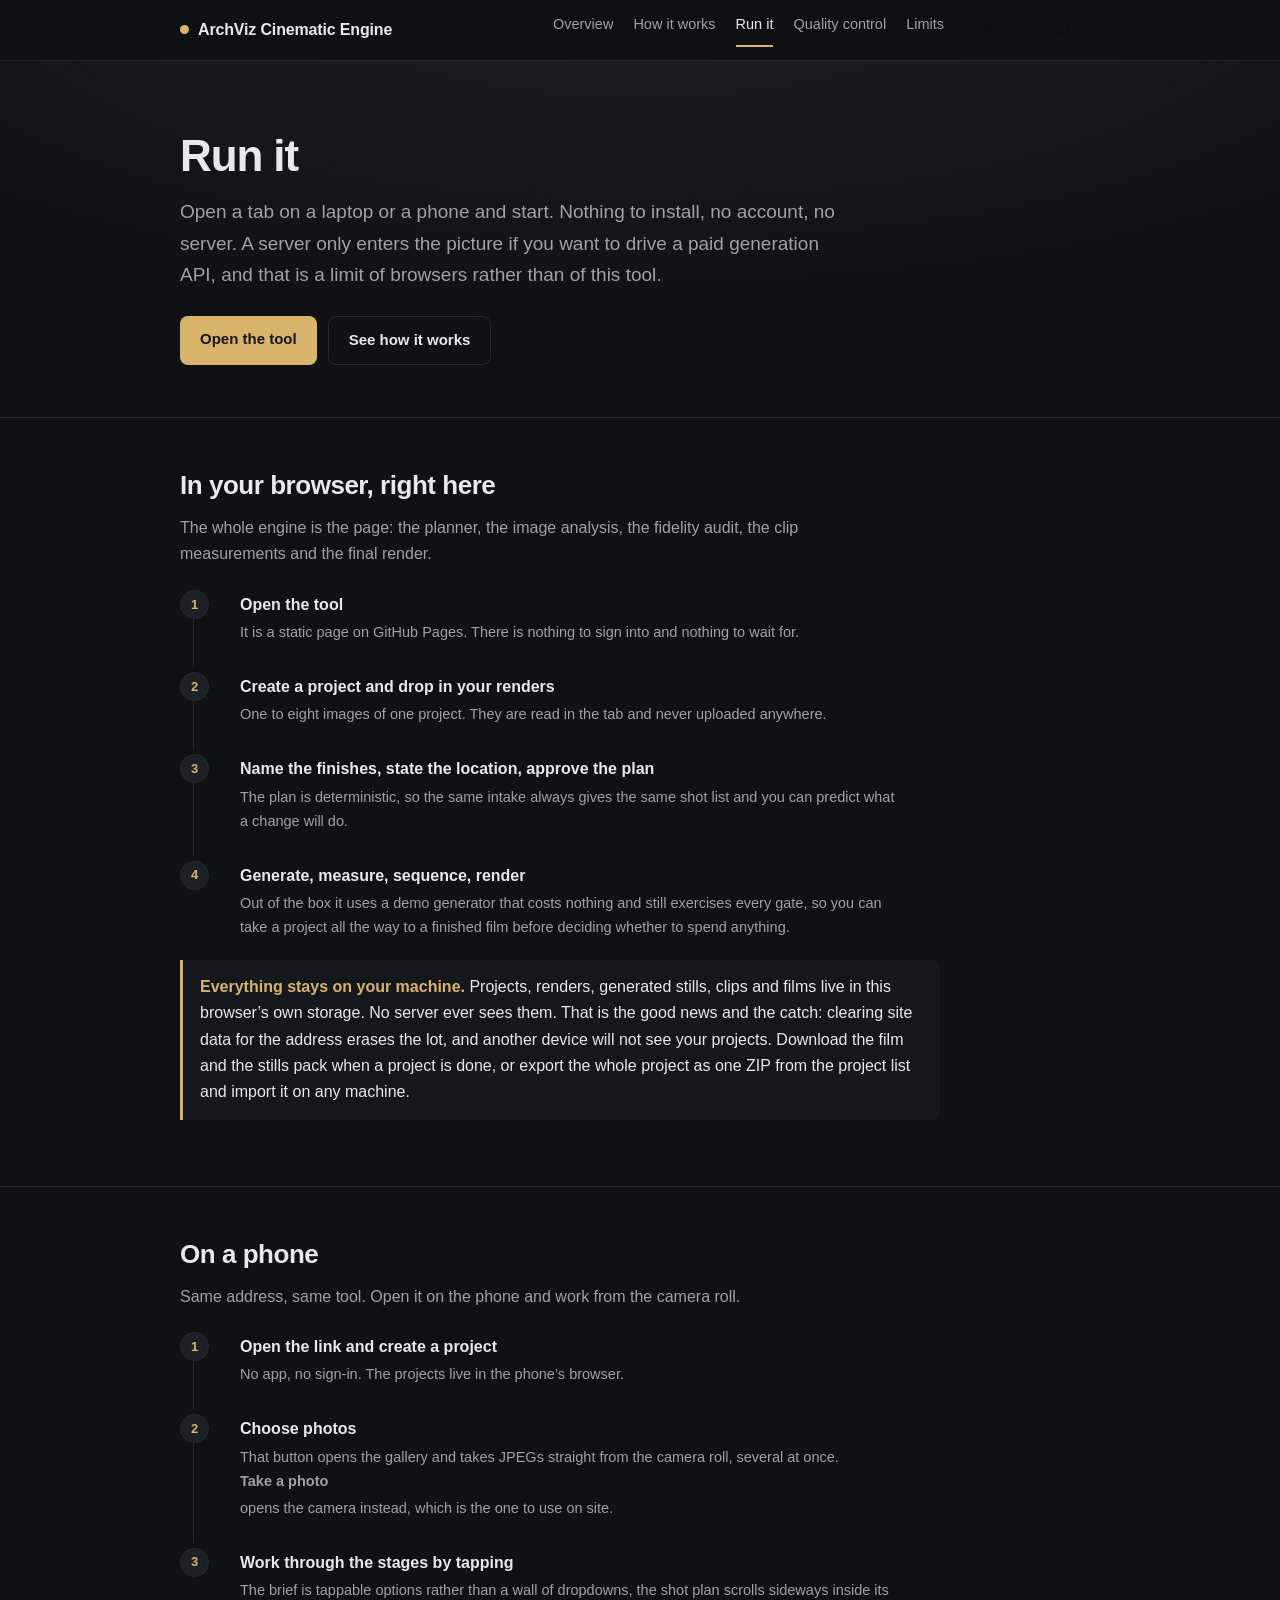
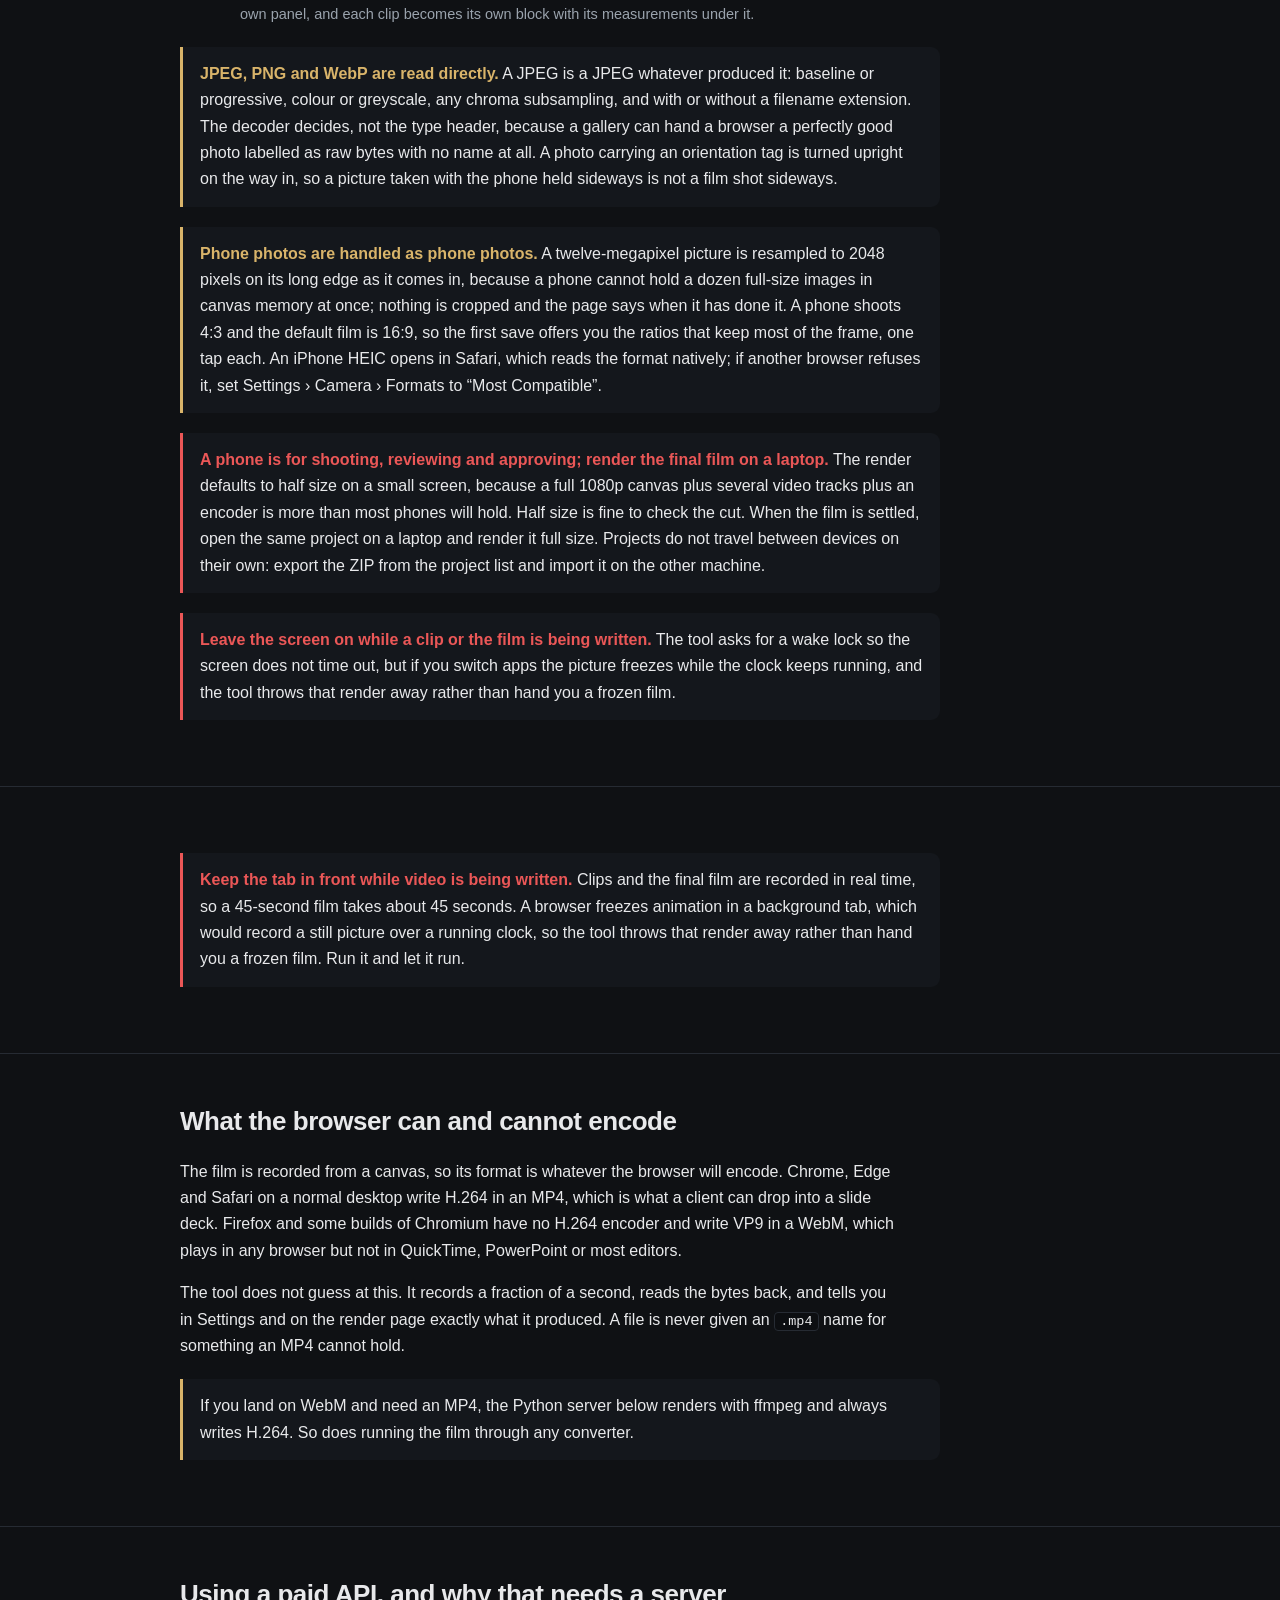
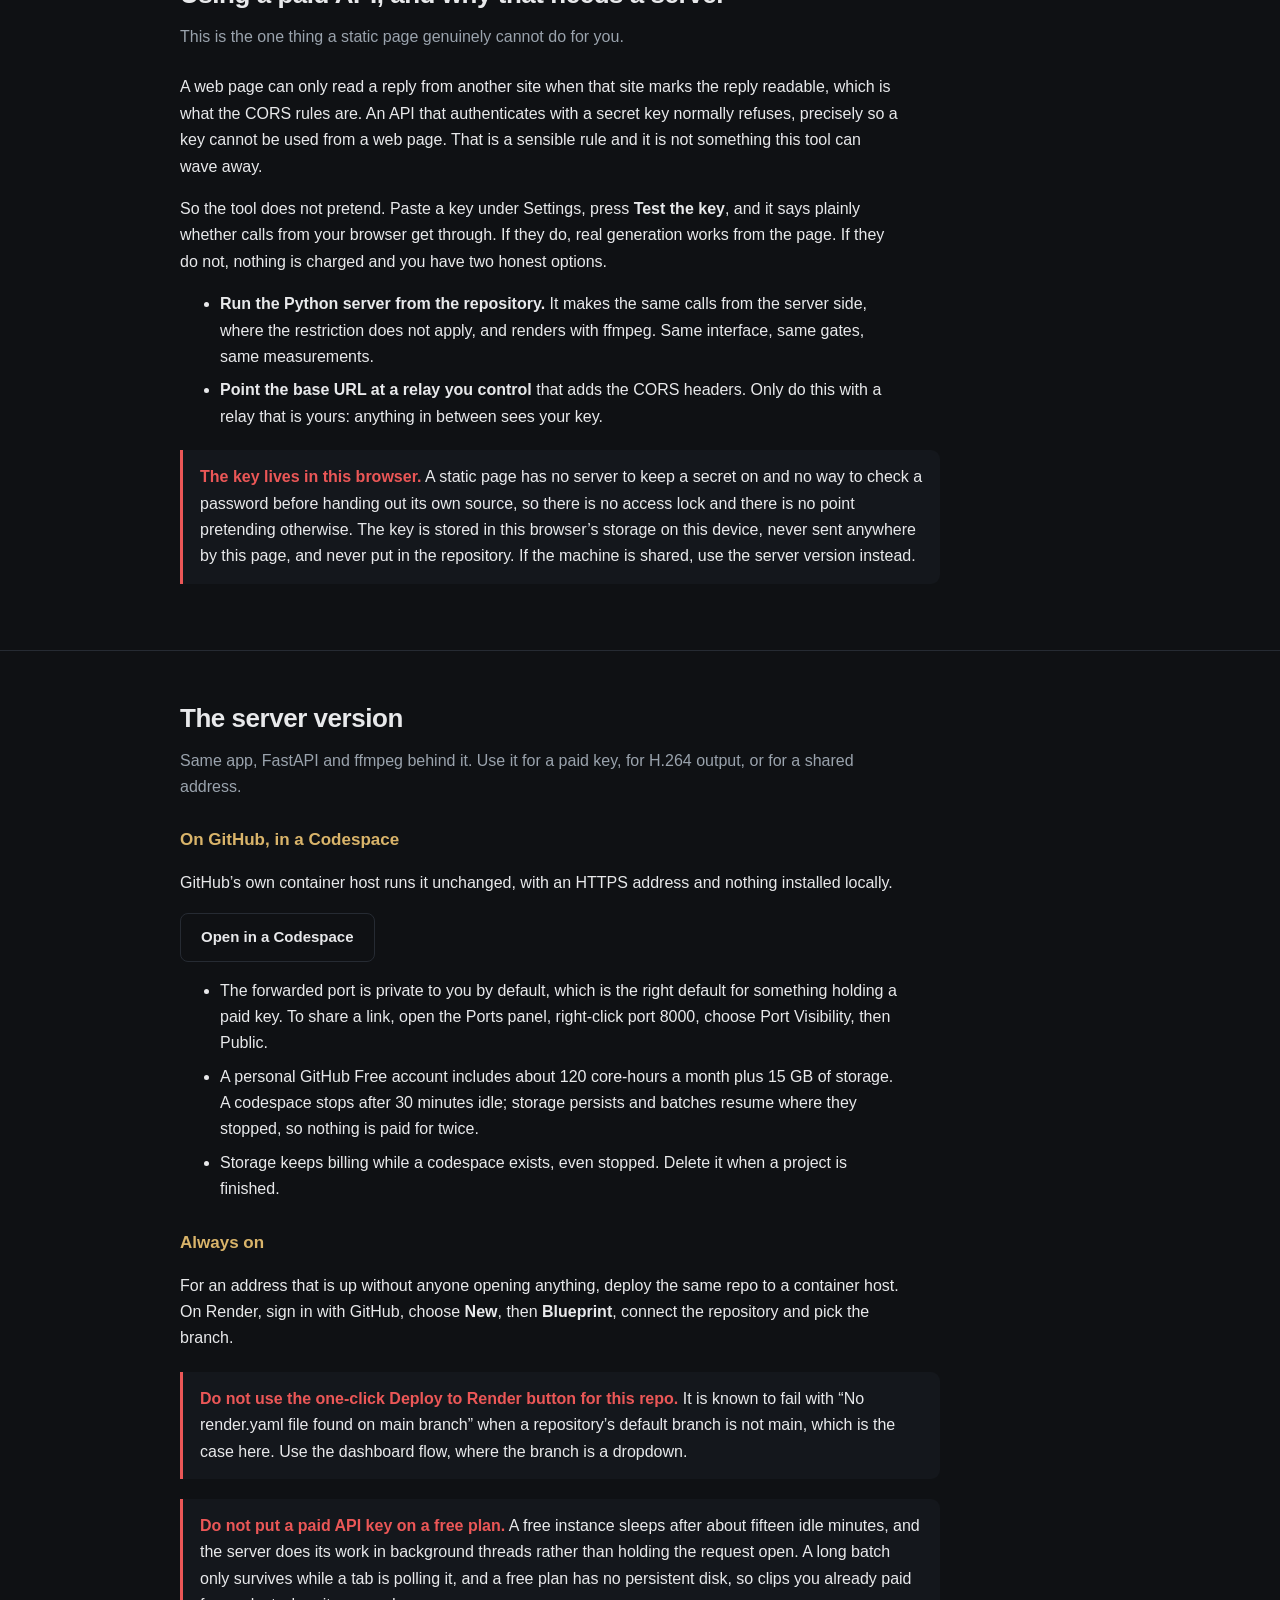
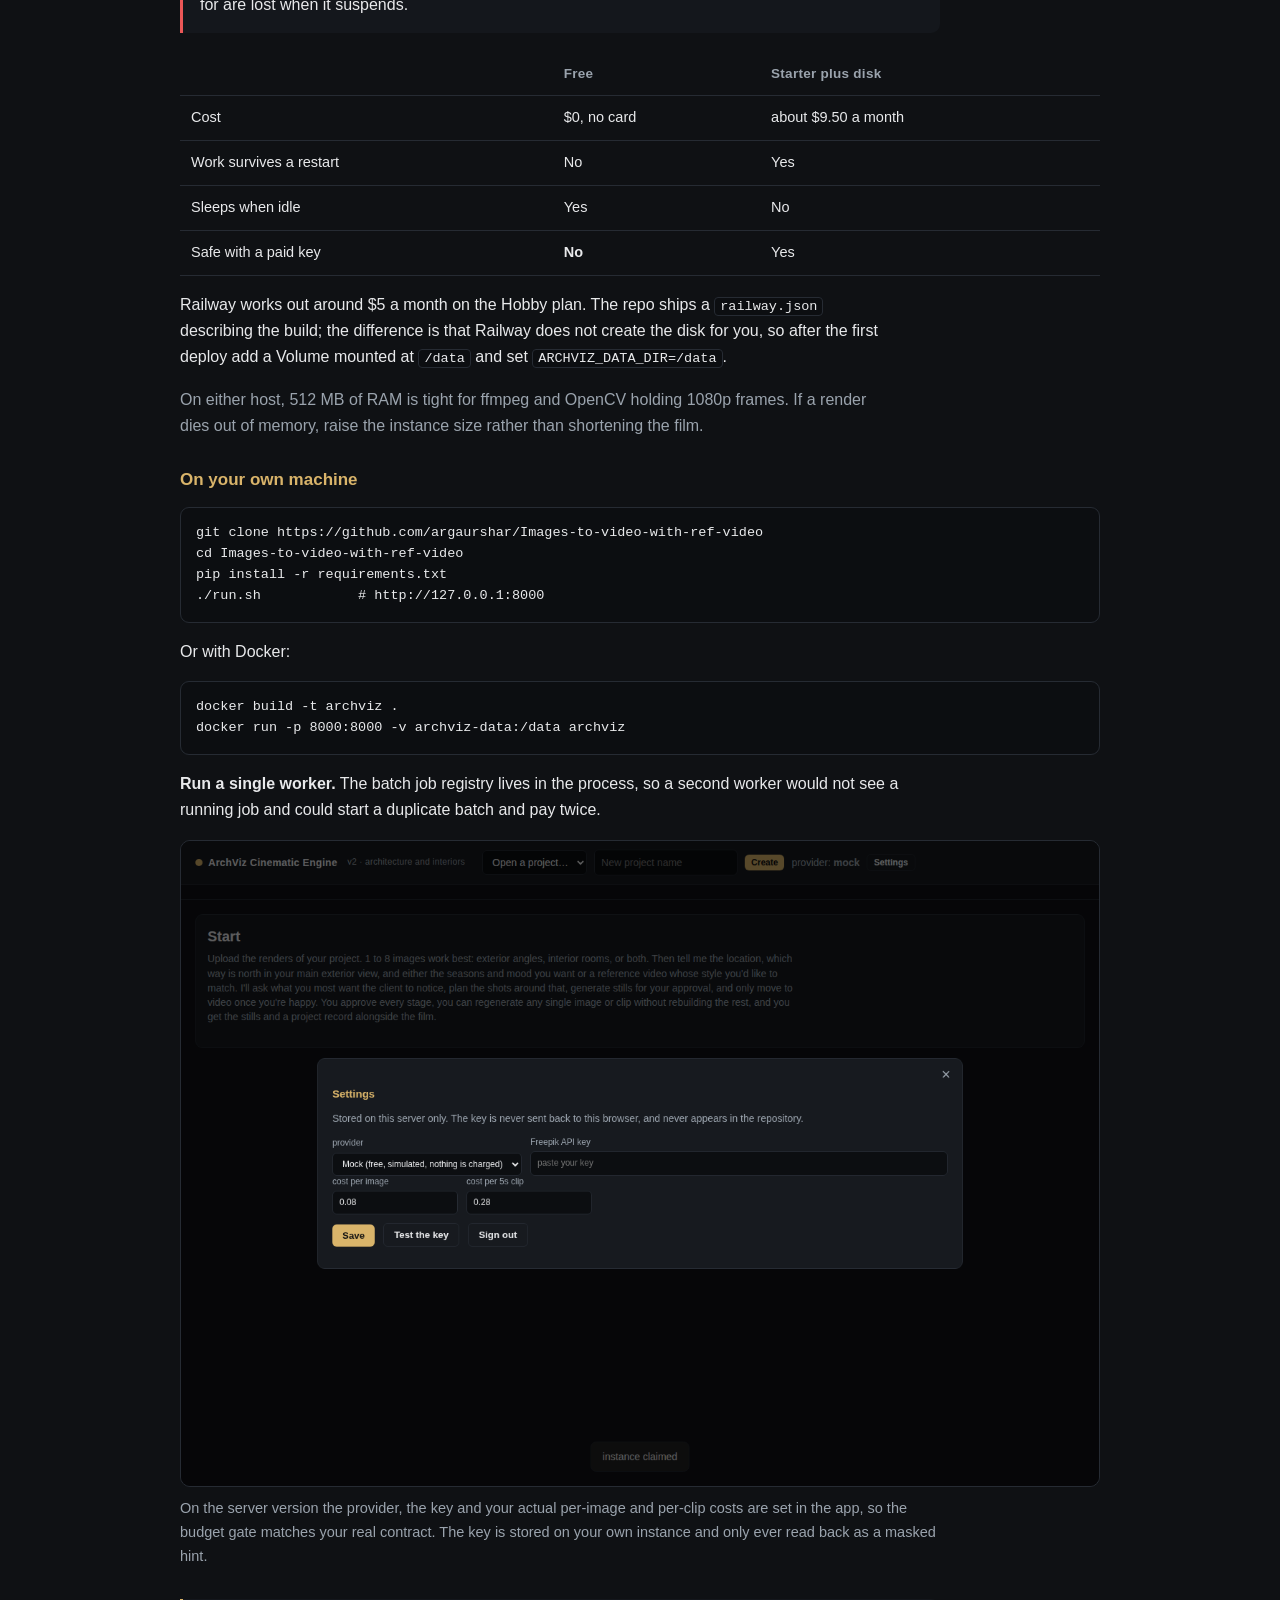
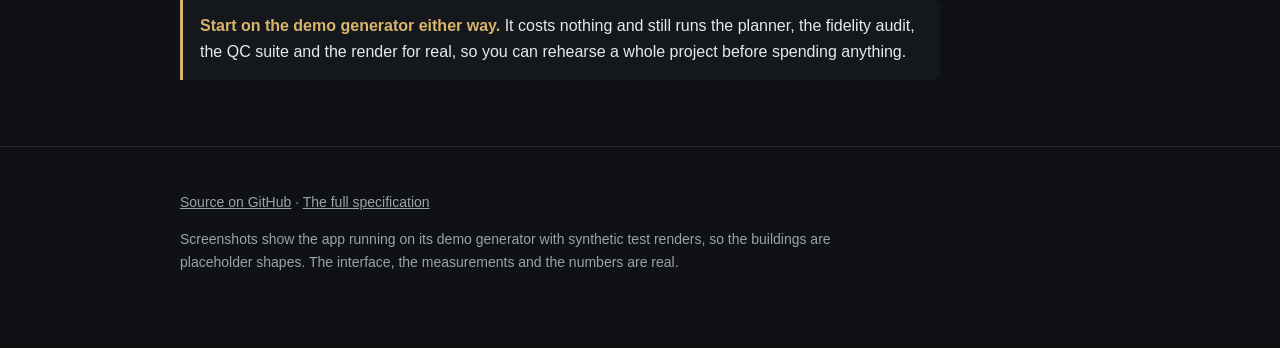
<file: docs/running.html>
<!doctype html>
<html lang="en">
<head>
<meta charset="utf-8">
<meta name="viewport" content="width=device-width, initial-scale=1">
<title>Run it — ArchViz Cinematic Engine</title>
<meta name="description" content="The engine runs in any browser, phone included, with nothing installed. A server is only needed to drive a paid generation API.">
<link rel="stylesheet" href="style.css">
<link rel="icon" href="data:image/svg+xml,<svg xmlns=%22http://www.w3.org/2000/svg%22 viewBox=%220 0 32 32%22><circle cx=%2216%22 cy=%2216%22 r=%2210%22 fill=%22%23d9b46a%22/></svg>">
</head>
<body>
<header class="nav"><div class="wrap">
  <a class="brand" href="index.html"><span class="dot"></span> ArchViz Cinematic Engine</a>
  <nav><a href="index.html">Overview</a><a href="how-it-works.html">How it works</a><a href="running.html" aria-current="page">Run it</a><a href="quality.html">Quality control</a><a href="limits.html">Limits</a><a class="navcta" href="app/">Open the tool &rarr;</a></nav>
</div></header>

<div class="hero"><div class="wrap">
  <h1>Run it</h1>
  <p class="lede">Open a tab on a laptop or a phone and start. Nothing to install, no account, no server. A server only enters the picture if you want to drive a paid generation API, and that is a limit of browsers rather than of this tool.</p>
  <div class="cta"><a class="btn" href="app/">Open the tool</a><a class="btn ghost" href="how-it-works.html">See how it works</a></div>
</div></div>

<section><div class="wrap">
  <h2>In your browser, right here</h2>
  <p class="sub">The whole engine is the page: the planner, the image analysis, the fidelity audit, the clip measurements and the final render.</p>
  <ol class="steps">
    <li><b>Open the tool</b><p>It is a static page on GitHub Pages. There is nothing to sign into and nothing to wait for.</p></li>
    <li><b>Create a project and drop in your renders</b><p>One to eight images of one project. They are read in the tab and never uploaded anywhere.</p></li>
    <li><b>Name the finishes, state the location, approve the plan</b><p>The plan is deterministic, so the same intake always gives the same shot list and you can predict what a change will do.</p></li>
    <li><b>Generate, measure, sequence, render</b><p>Out of the box it uses a demo generator that costs nothing and still exercises every gate, so you can take a project all the way to a finished film before deciding whether to spend anything.</p></li>
  </ol>
  <div class="note"><strong>Everything stays on your machine.</strong> Projects, renders, generated stills, clips and films live in this browser&rsquo;s own storage. No server ever sees them. That is the good news and the catch: clearing site data for the address erases the lot, and another device will not see your projects. Download the film and the stills pack when a project is done, or export the whole project as one ZIP from the project list and import it on any machine.</div>
</div></section>

<section><div class="wrap">
  <h2>On a phone</h2>
  <p class="sub">Same address, same tool. Open it on the phone and work from the camera roll.</p>
  <ol class="steps">
    <li><b>Open the link and create a project</b><p>No app, no sign-in. The projects live in the phone&rsquo;s browser.</p></li>
    <li><b>Choose photos</b><p>That button opens the gallery and takes JPEGs straight from the camera roll, several at once. <b>Take a photo</b> opens the camera instead, which is the one to use on site.</p></li>
    <li><b>Work through the stages by tapping</b><p>The brief is tappable options rather than a wall of dropdowns, the shot plan scrolls sideways inside its own panel, and each clip becomes its own block with its measurements under it.</p></li>
  </ol>
  <div class="note"><strong>JPEG, PNG and WebP are read directly.</strong> A JPEG is a JPEG whatever produced it: baseline or progressive, colour or greyscale, any chroma subsampling, and with or without a filename extension. The decoder decides, not the type header, because a gallery can hand a browser a perfectly good photo labelled as raw bytes with no name at all. A photo carrying an orientation tag is turned upright on the way in, so a picture taken with the phone held sideways is not a film shot sideways.</div>
  <div class="note"><strong>Phone photos are handled as phone photos.</strong> A twelve-megapixel picture is resampled to 2048 pixels on its long edge as it comes in, because a phone cannot hold a dozen full-size images in canvas memory at once; nothing is cropped and the page says when it has done it. A phone shoots 4:3 and the default film is 16:9, so the first save offers you the ratios that keep most of the frame, one tap each. An iPhone HEIC opens in Safari, which reads the format natively; if another browser refuses it, set Settings &rsaquo; Camera &rsaquo; Formats to &ldquo;Most Compatible&rdquo;.</div>
  <div class="note warn"><strong>A phone is for shooting, reviewing and approving; render the final film on a laptop.</strong> The render defaults to half size on a small screen, because a full 1080p canvas plus several video tracks plus an encoder is more than most phones will hold. Half size is fine to check the cut. When the film is settled, open the same project on a laptop and render it full size. Projects do not travel between devices on their own: export the ZIP from the project list and import it on the other machine.</div>
  <div class="note warn"><strong>Leave the screen on while a clip or the film is being written.</strong> The tool asks for a wake lock so the screen does not time out, but if you switch apps the picture freezes while the clock keeps running, and the tool throws that render away rather than hand you a frozen film.</div>
</div></section>

<section><div class="wrap">
  <div class="note warn"><strong>Keep the tab in front while video is being written.</strong> Clips and the final film are recorded in real time, so a 45-second film takes about 45 seconds. A browser freezes animation in a background tab, which would record a still picture over a running clock, so the tool throws that render away rather than hand you a frozen film. Run it and let it run.</div>
</div></section>

<section><div class="wrap">
  <h2>What the browser can and cannot encode</h2>
  <p>The film is recorded from a canvas, so its format is whatever the browser will encode. Chrome, Edge and Safari on a normal desktop write H.264 in an MP4, which is what a client can drop into a slide deck. Firefox and some builds of Chromium have no H.264 encoder and write VP9 in a WebM, which plays in any browser but not in QuickTime, PowerPoint or most editors.</p>
  <p>The tool does not guess at this. It records a fraction of a second, reads the bytes back, and tells you in Settings and on the render page exactly what it produced. A file is never given an <code>.mp4</code> name for something an MP4 cannot hold.</p>
  <div class="note">If you land on WebM and need an MP4, the Python server below renders with ffmpeg and always writes H.264. So does running the film through any converter.</div>
</div></section>

<section><div class="wrap">
  <h2>Using a paid API, and why that needs a server</h2>
  <p class="sub">This is the one thing a static page genuinely cannot do for you.</p>
  <p>A web page can only read a reply from another site when that site marks the reply readable, which is what the CORS rules are. An API that authenticates with a secret key normally refuses, precisely so a key cannot be used from a web page. That is a sensible rule and it is not something this tool can wave away.</p>
  <p>So the tool does not pretend. Paste a key under Settings, press <b>Test the key</b>, and it says plainly whether calls from your browser get through. If they do, real generation works from the page. If they do not, nothing is charged and you have two honest options.</p>
  <ul>
    <li><b>Run the Python server from the repository.</b> It makes the same calls from the server side, where the restriction does not apply, and renders with ffmpeg. Same interface, same gates, same measurements.</li>
    <li><b>Point the base URL at a relay you control</b> that adds the CORS headers. Only do this with a relay that is yours: anything in between sees your key.</li>
  </ul>
  <div class="note warn"><strong>The key lives in this browser.</strong> A static page has no server to keep a secret on and no way to check a password before handing out its own source, so there is no access lock and there is no point pretending otherwise. The key is stored in this browser&rsquo;s storage on this device, never sent anywhere by this page, and never put in the repository. If the machine is shared, use the server version instead.</div>
</div></section>

<section><div class="wrap">
  <h2>The server version</h2>
  <p class="sub">Same app, FastAPI and ffmpeg behind it. Use it for a paid key, for H.264 output, or for a shared address.</p>
  <h3>On GitHub, in a Codespace</h3>
  <p>GitHub&rsquo;s own container host runs it unchanged, with an HTTPS address and nothing installed locally.</p>
  <div class="cta" style="margin:14px 0"><a class="btn ghost" href="https://github.com/codespaces/new?repo=argaurshar/Images-to-video-with-ref-video&ref=claude/app-md-review-enhance-its81i">Open in a Codespace</a></div>
  <ul>
    <li>The forwarded port is private to you by default, which is the right default for something holding a paid key. To share a link, open the Ports panel, right-click port 8000, choose Port Visibility, then Public.</li>
    <li>A personal GitHub Free account includes about 120 core-hours a month plus 15 GB of storage. A codespace stops after 30 minutes idle; storage persists and batches resume where they stopped, so nothing is paid for twice.</li>
    <li>Storage keeps billing while a codespace exists, even stopped. Delete it when a project is finished.</li>
  </ul>
  <h3>Always on</h3>
  <p>For an address that is up without anyone opening anything, deploy the same repo to a container host. On Render, sign in with GitHub, choose <b>New</b>, then <b>Blueprint</b>, connect the repository and pick the branch.</p>
  <div class="note warn"><strong>Do not use the one-click Deploy to Render button for this repo.</strong> It is known to fail with &ldquo;No render.yaml file found on main branch&rdquo; when a repository&rsquo;s default branch is not main, which is the case here. Use the dashboard flow, where the branch is a dropdown.</div>
  <div class="note warn"><strong>Do not put a paid API key on a free plan.</strong> A free instance sleeps after about fifteen idle minutes, and the server does its work in background threads rather than holding the request open. A long batch only survives while a tab is polling it, and a free plan has no persistent disk, so clips you already paid for are lost when it suspends.</div>
  <table>
    <tr><th></th><th>Free</th><th>Starter plus disk</th></tr>
    <tr><td>Cost</td><td>$0, no card</td><td>about $9.50 a month</td></tr>
    <tr><td>Work survives a restart</td><td>No</td><td>Yes</td></tr>
    <tr><td>Sleeps when idle</td><td>Yes</td><td>No</td></tr>
    <tr><td>Safe with a paid key</td><td><b>No</b></td><td>Yes</td></tr>
  </table>
  <p>Railway works out around $5 a month on the Hobby plan. The repo ships a <code>railway.json</code> describing the build; the difference is that Railway does not create the disk for you, so after the first deploy add a Volume mounted at <code>/data</code> and set <code>ARCHVIZ_DATA_DIR=/data</code>.</p>
  <p class="muted">On either host, 512 MB of RAM is tight for ffmpeg and OpenCV holding 1080p frames. If a render dies out of memory, raise the instance size rather than shortening the film.</p>
  <h3>On your own machine</h3>
  <pre><code>git clone https://github.com/argaurshar/Images-to-video-with-ref-video
cd Images-to-video-with-ref-video
pip install -r requirements.txt
./run.sh            # http://127.0.0.1:8000</code></pre>
  <p>Or with Docker:</p>
  <pre><code>docker build -t archviz .
docker run -p 8000:8000 -v archviz-data:/data archviz</code></pre>
  <p><b>Run a single worker.</b> The batch job registry lives in the process, so a second worker would not see a running job and could start a duplicate batch and pay twice.</p>
  <figure><img src="img/settings.png" alt="The settings panel with provider, API key, and per-image and per-clip costs">
    <figcaption>On the server version the provider, the key and your actual per-image and per-clip costs are set in the app, so the budget gate matches your real contract. The key is stored on your own instance and only ever read back as a masked hint.</figcaption></figure>
  <div class="note"><strong>Start on the demo generator either way.</strong> It costs nothing and still runs the planner, the fidelity audit, the QC suite and the render for real, so you can rehearse a whole project before spending anything.</div>
</div></section>

<footer><div class="wrap">
  <p><a href="https://github.com/argaurshar/Images-to-video-with-ref-video">Source on GitHub</a> · <a href="https://github.com/argaurshar/Images-to-video-with-ref-video/blob/claude/app-md-review-enhance-its81i/SPEC.md">The full specification</a></p>
  <p>Screenshots show the app running on its demo generator with synthetic test renders, so the buildings are placeholder shapes. The interface, the measurements and the numbers are real.</p>
</div></footer>
</body>
</html>
</file>
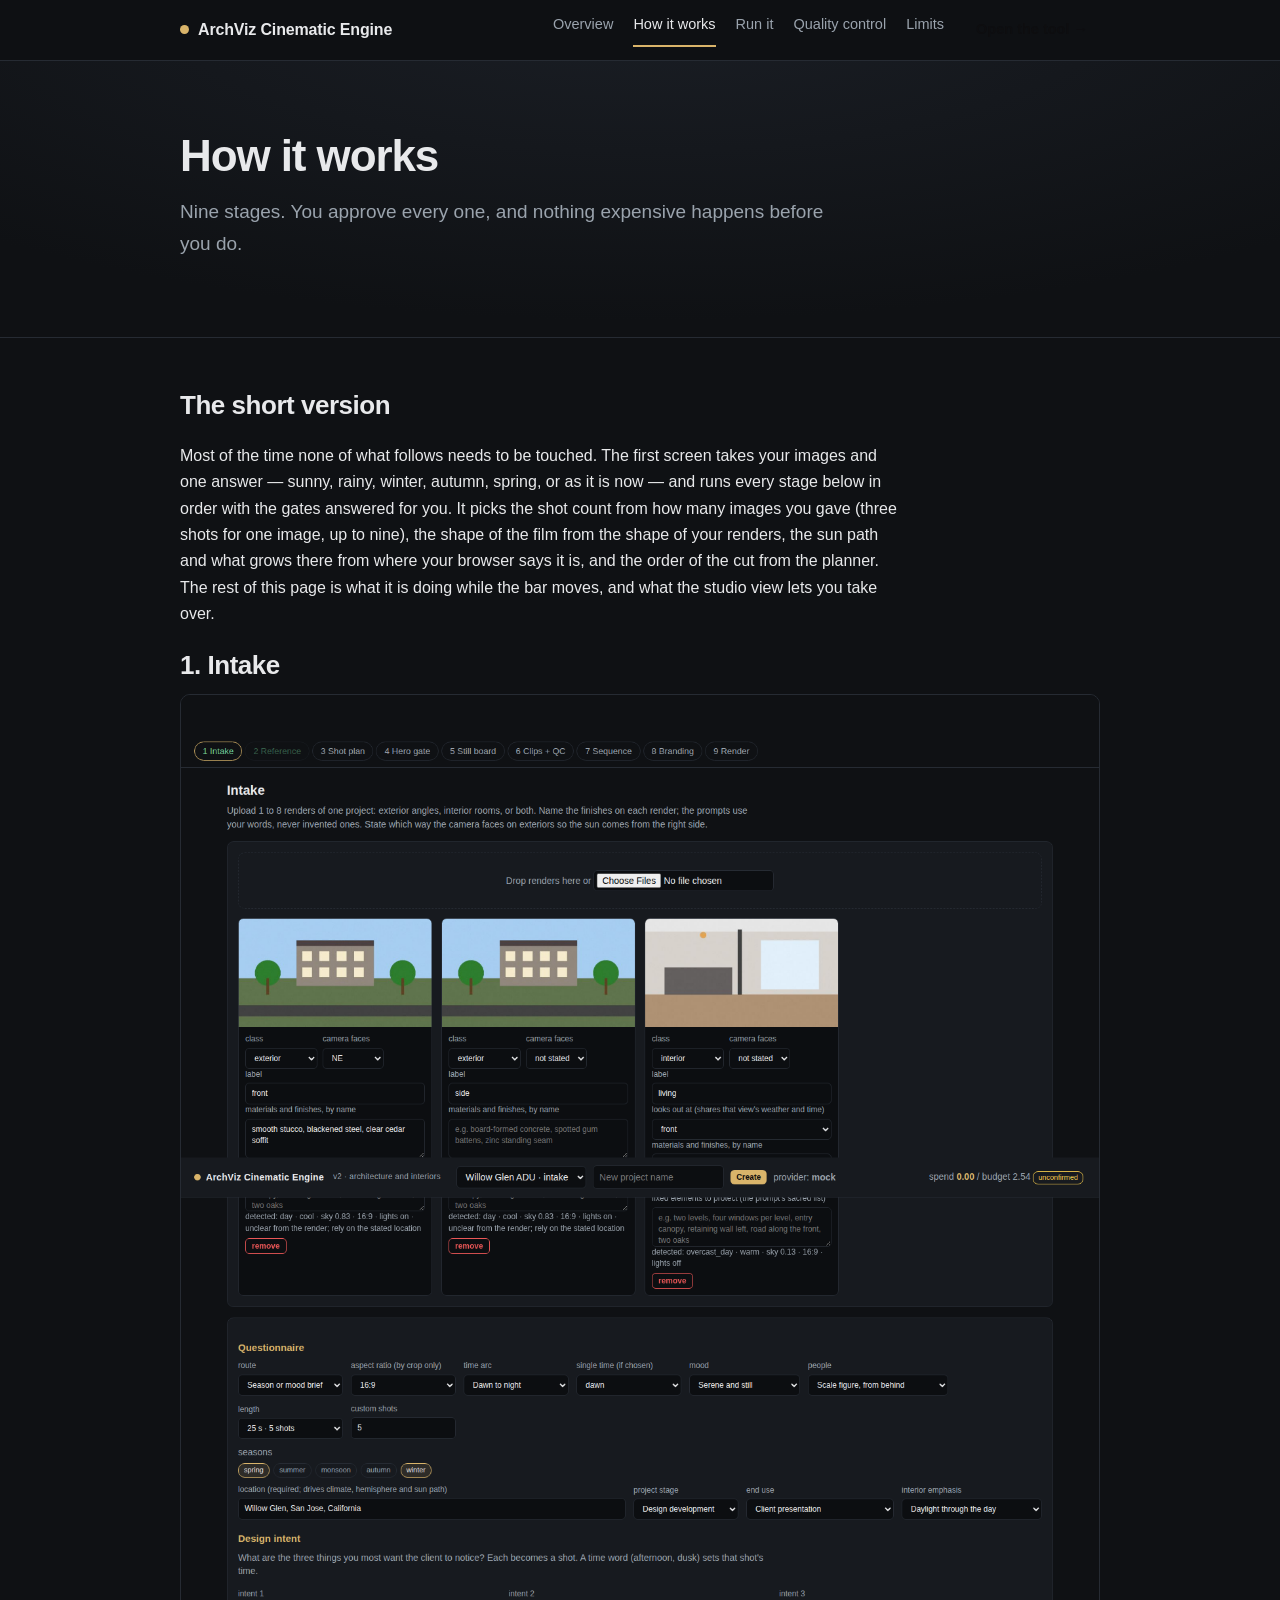
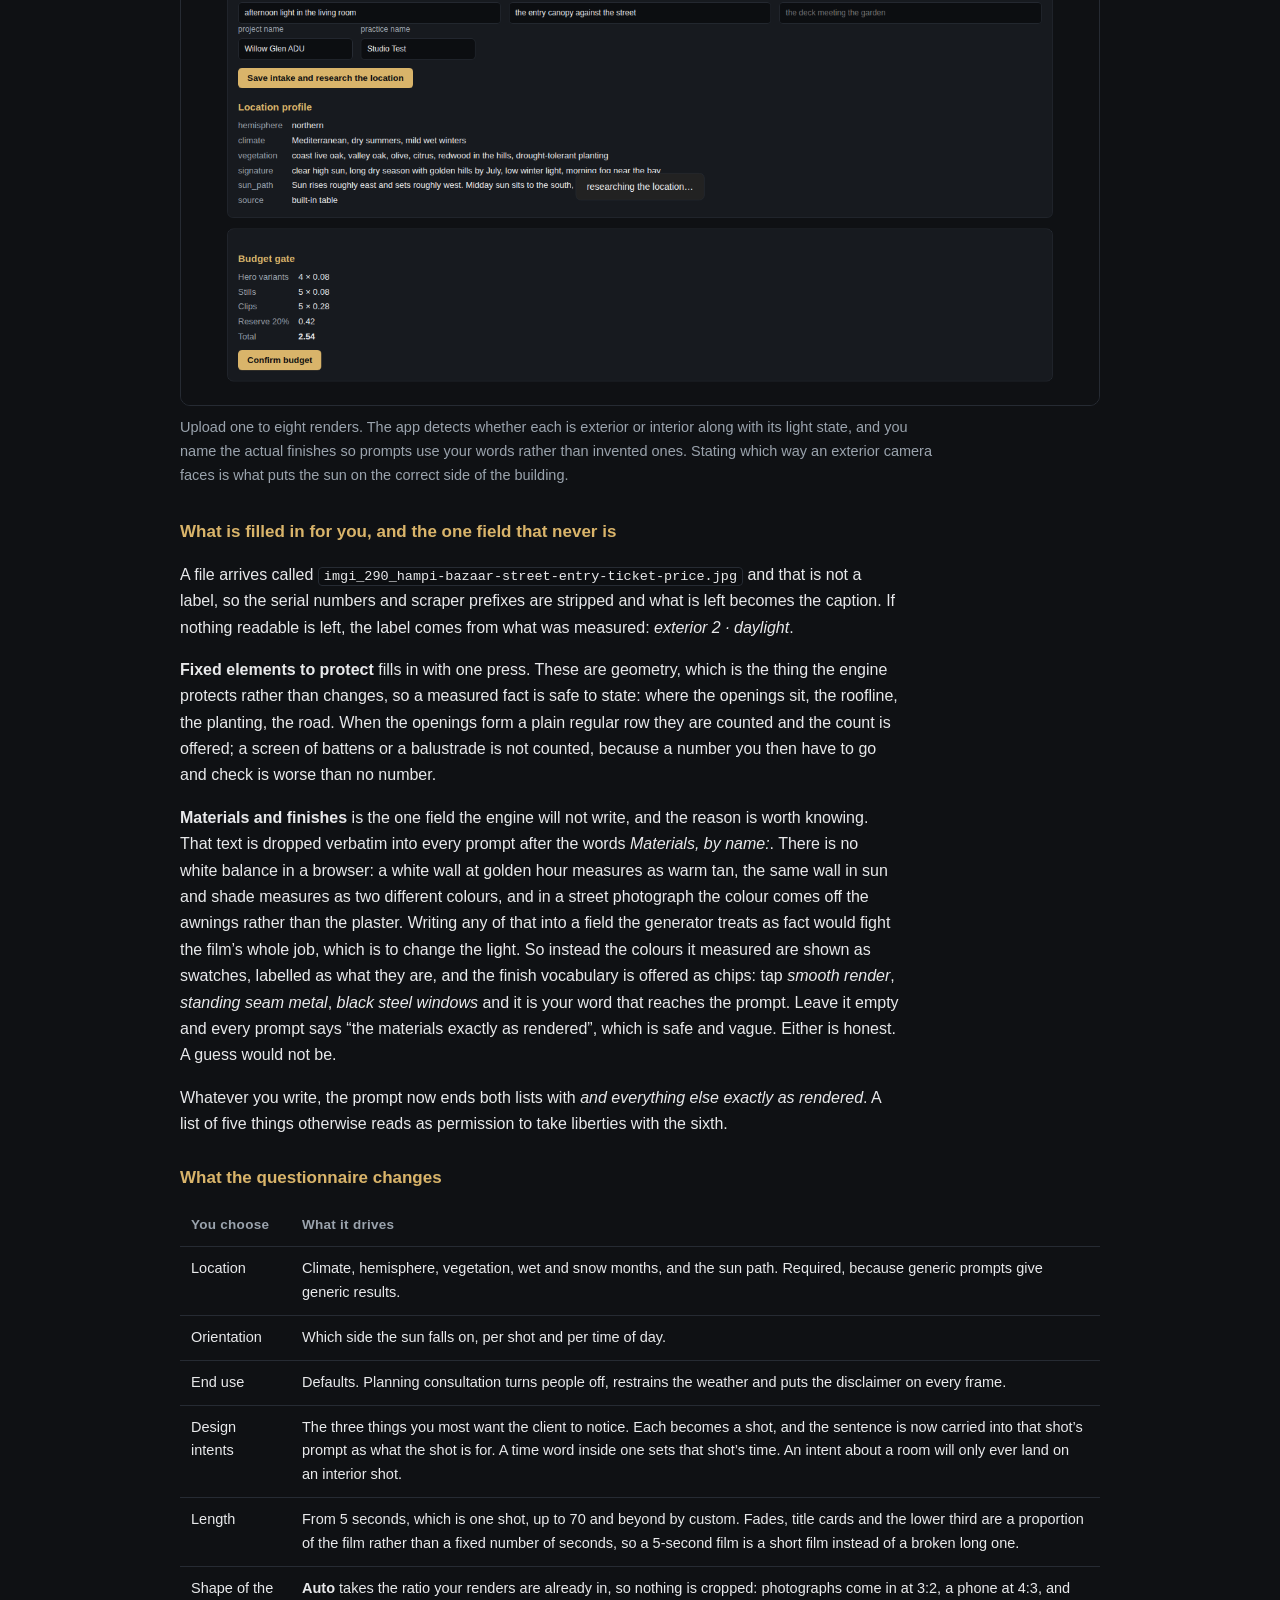
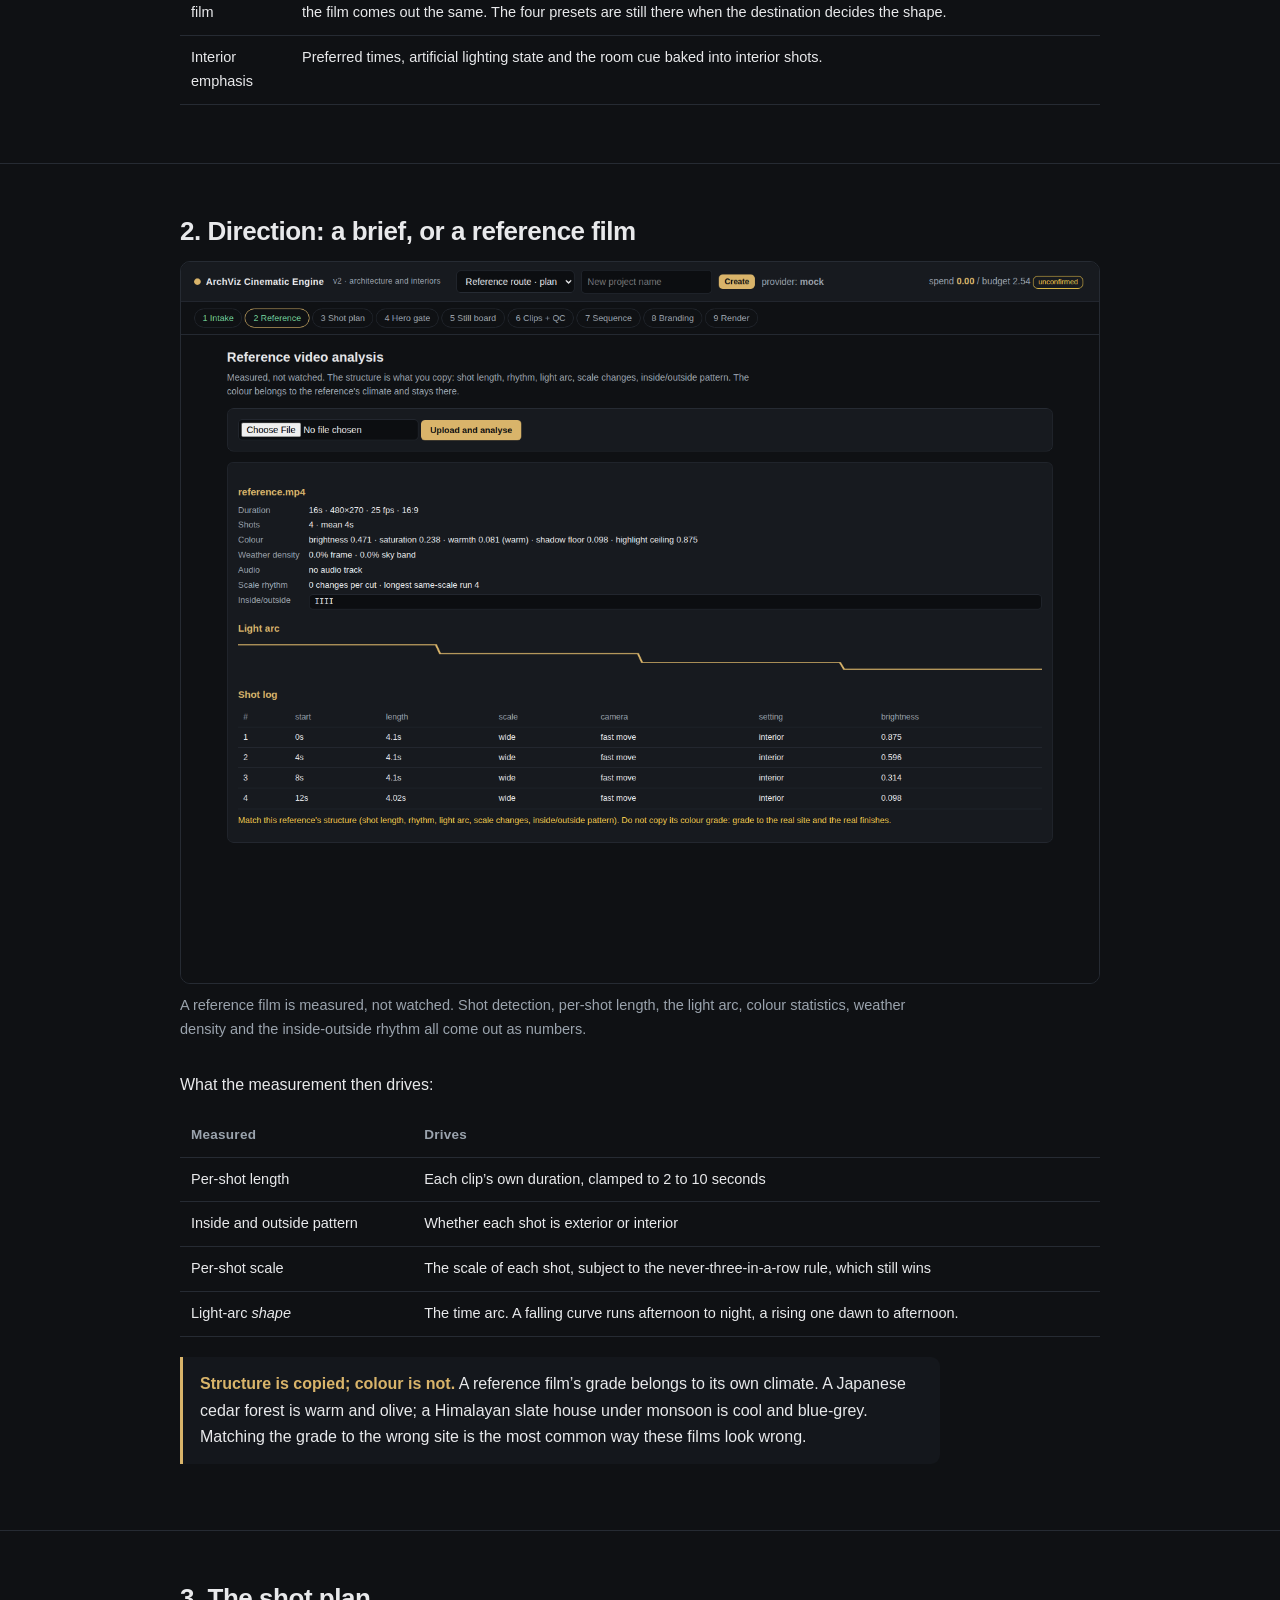
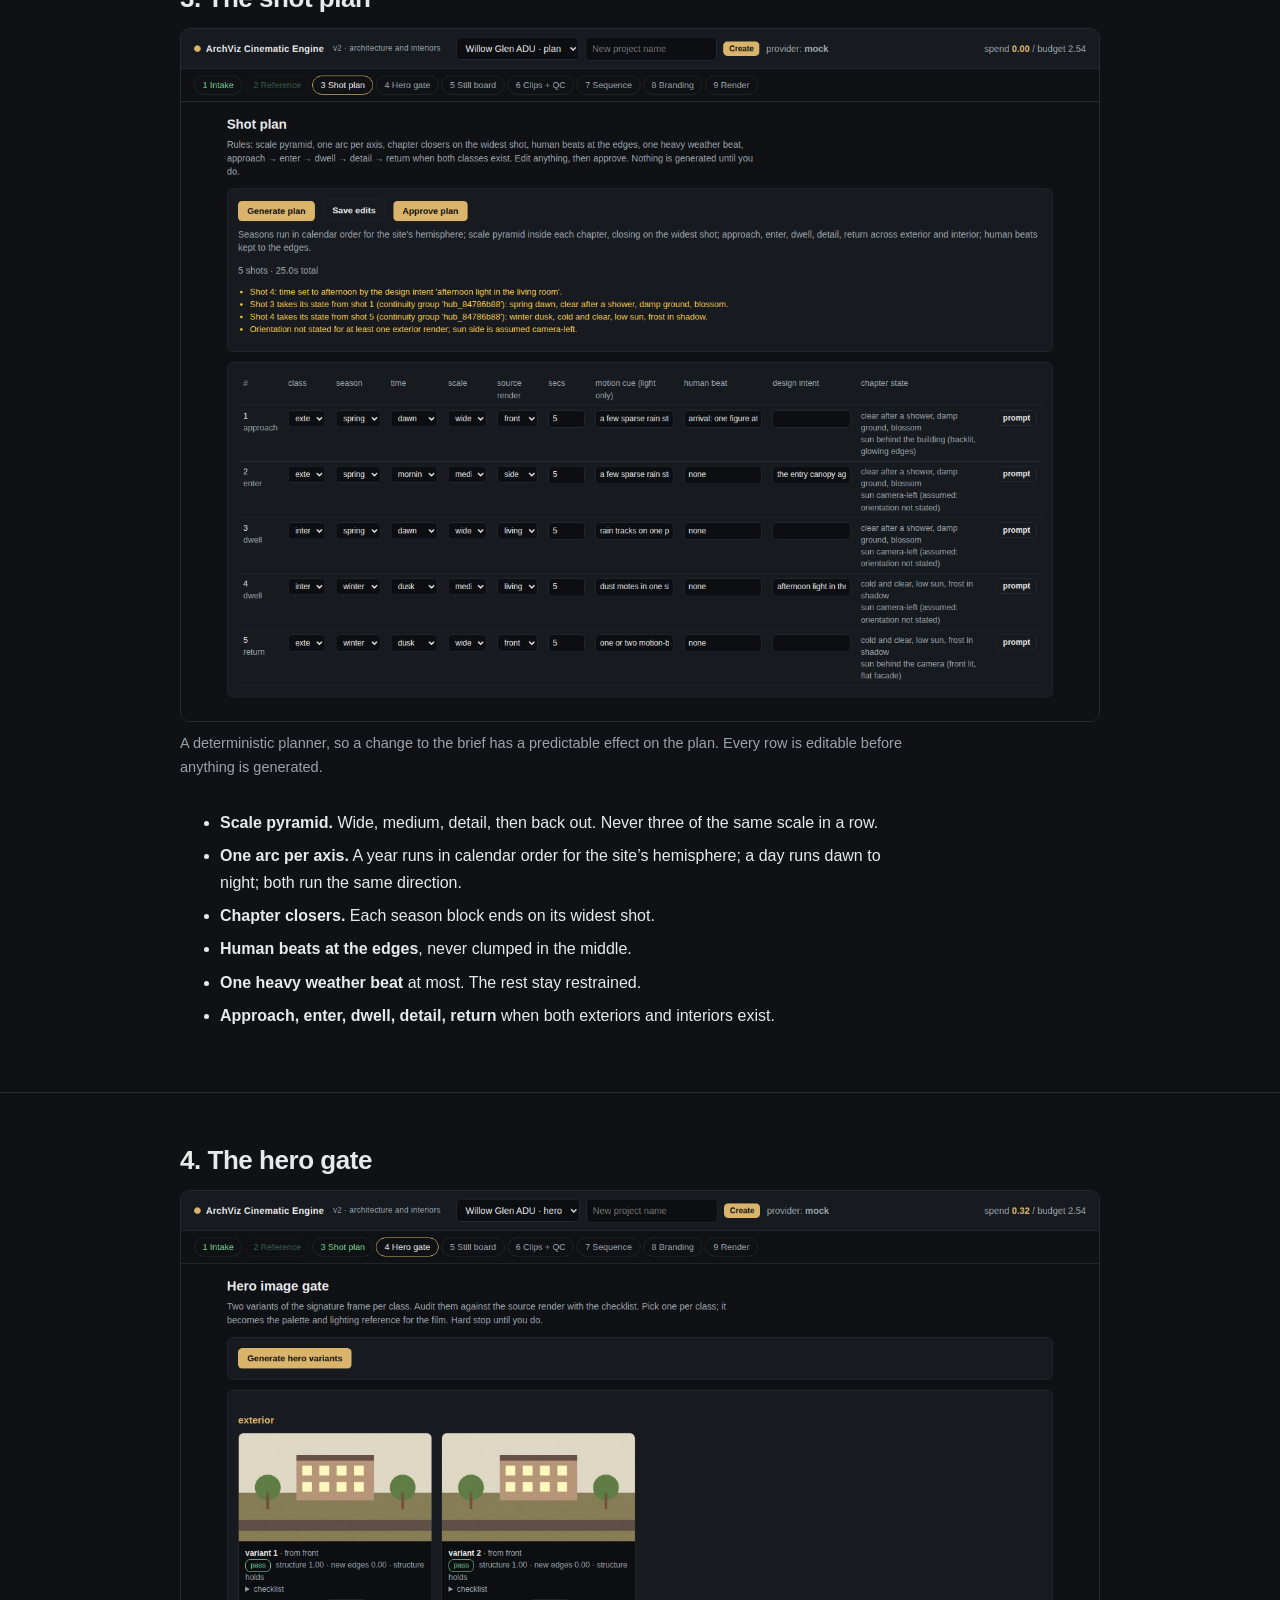
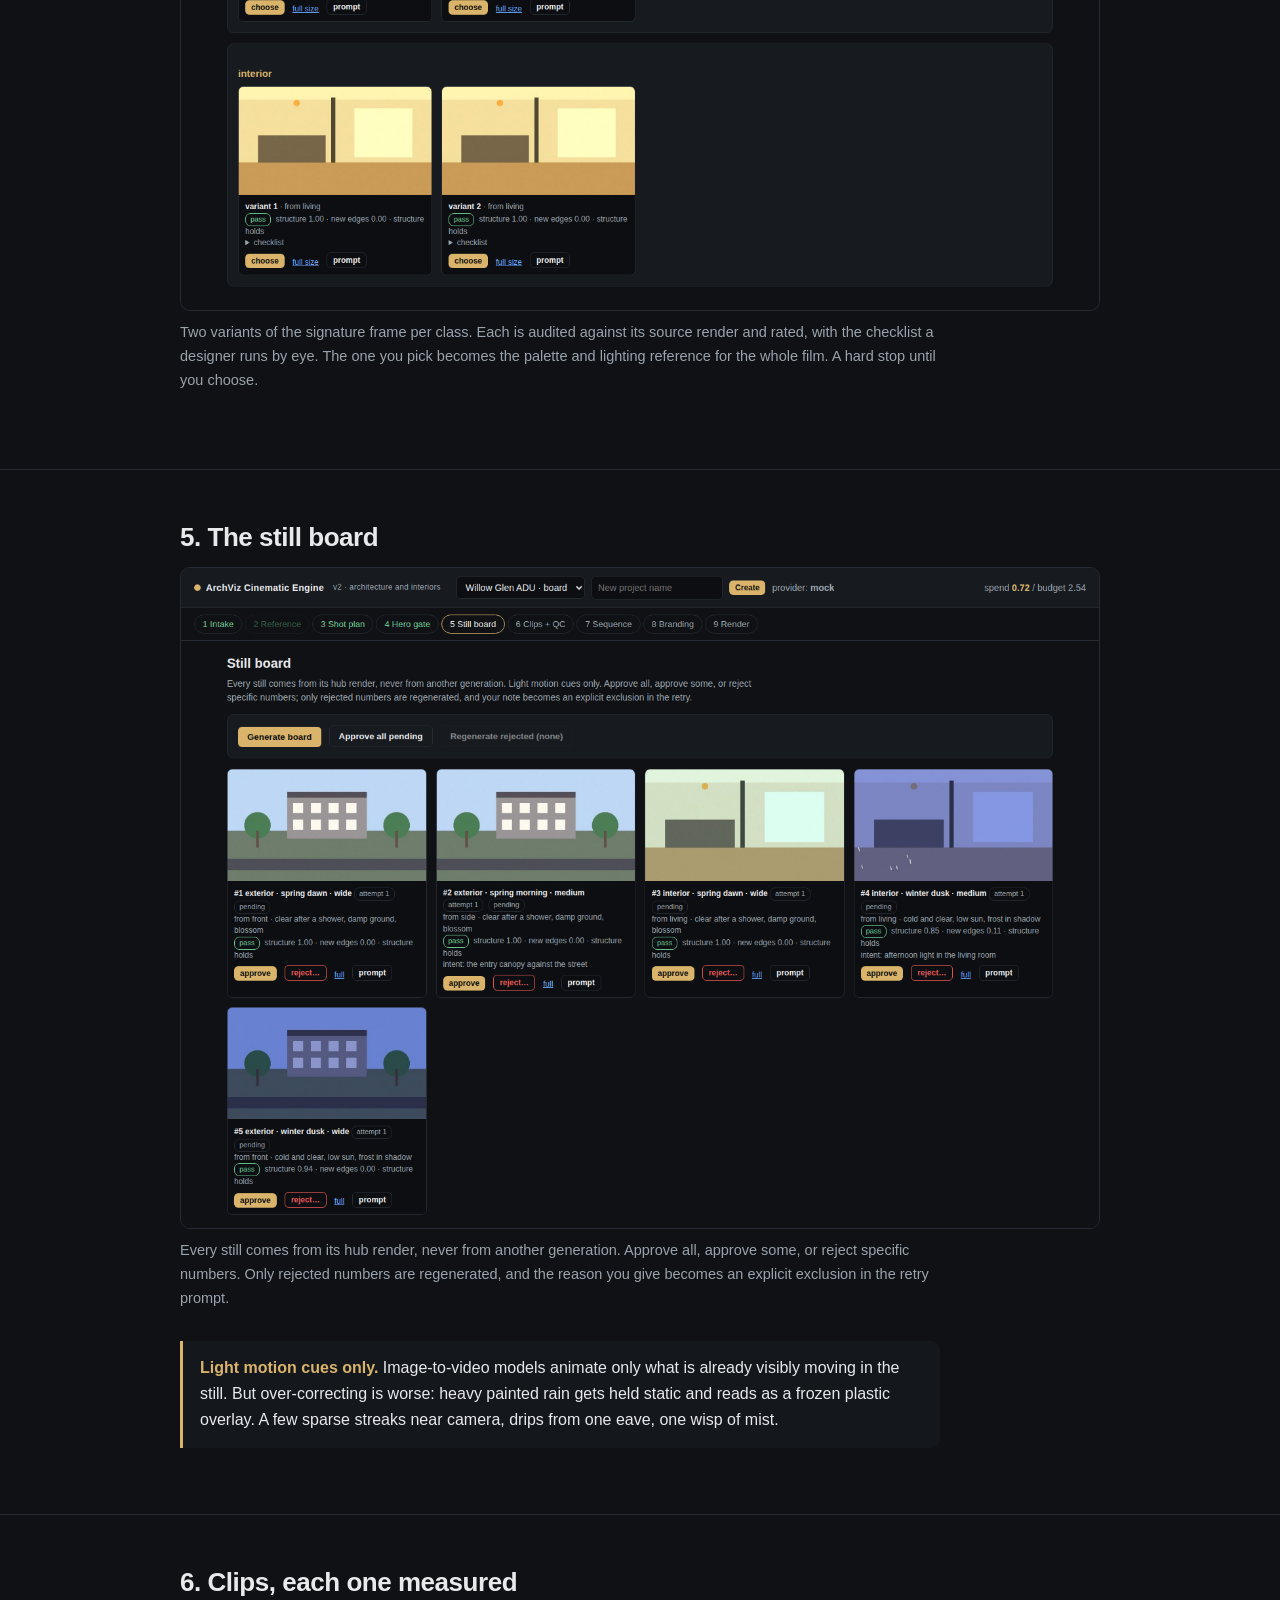
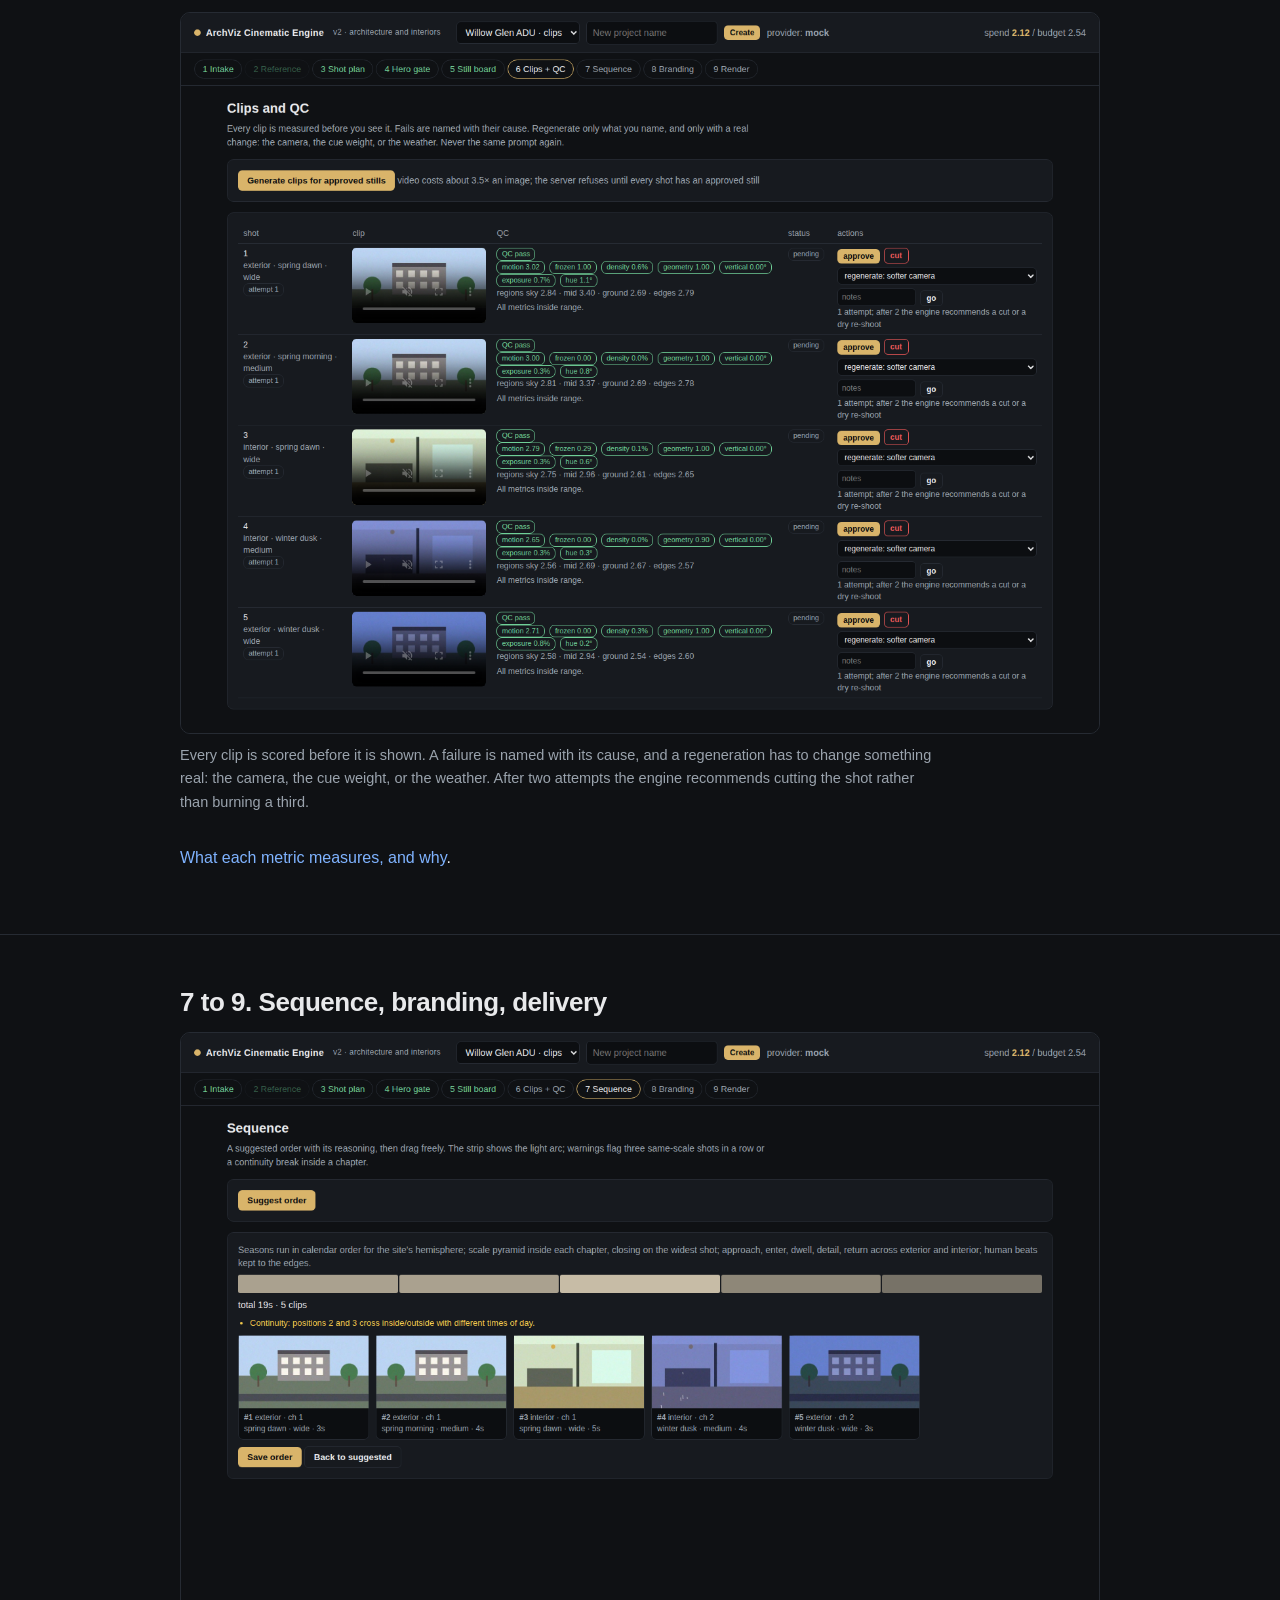
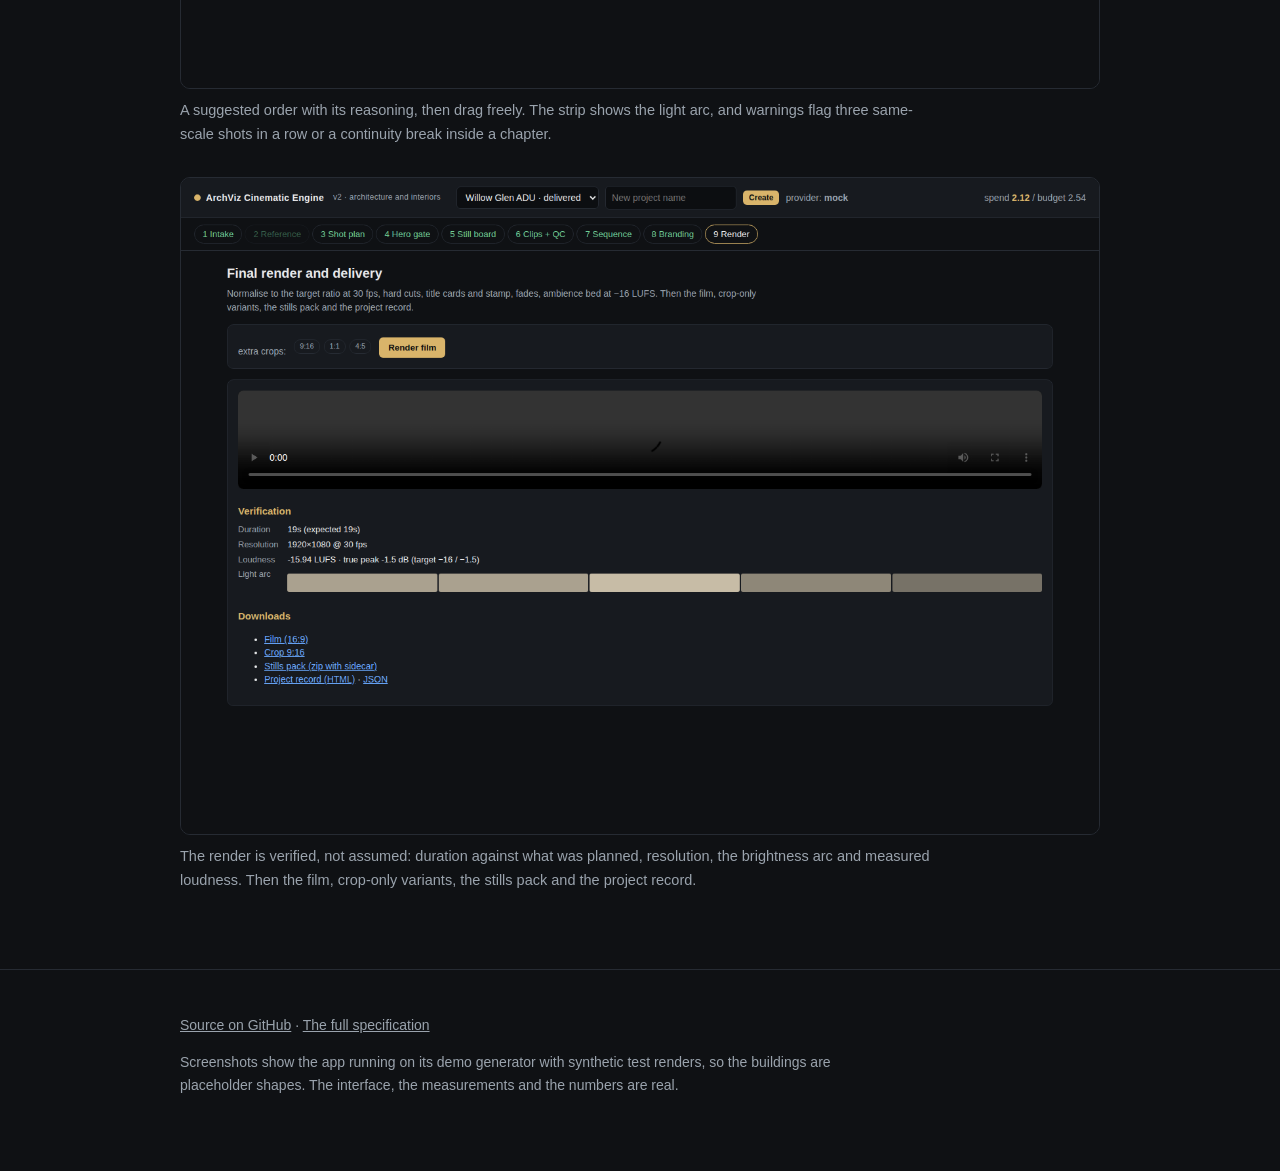
<file: docs/about/how-it-works.html>
<!doctype html>
<html lang="en">
<head>
<meta charset="utf-8">
<meta name="viewport" content="width=device-width, initial-scale=1">
<title>How it works — ArchViz Cinematic Engine</title>
<meta name="description" content="The nine stages, from uploading renders to the finished film, with the rules the planner applies at each one.">
<link rel="stylesheet" href="style.css">
<link rel="icon" href="data:image/svg+xml,<svg xmlns=%22http://www.w3.org/2000/svg%22 viewBox=%220 0 32 32%22><circle cx=%2216%22 cy=%2216%22 r=%2210%22 fill=%22%23d9b46a%22/></svg>">
</head>
<body>
<header class="nav"><div class="wrap">
  <a class="brand" href="index.html"><span class="dot"></span> ArchViz Cinematic Engine</a>
  <nav><a href="index.html">Overview</a><a href="how-it-works.html" aria-current="page">How it works</a><a href="running.html">Run it</a><a href="quality.html">Quality control</a><a href="limits.html">Limits</a><a class="navcta" href="../">Open the tool &rarr;</a></nav>
</div></header>


<div class="hero"><div class="wrap">
  <h1>How it works</h1>
  <p class="lede">Nine stages. You approve every one, and nothing expensive happens before you do.</p>
</div></div>

<section><div class="wrap">
  <h2>The short version</h2>
  <p>Most of the time none of what follows needs to be touched. The first screen takes your images and one answer &mdash; sunny, rainy, winter, autumn, spring, or as it is now &mdash; and runs every stage below in order with the gates answered for you. It picks the shot count from how many images you gave (three shots for one image, up to nine), the shape of the film from the shape of your renders, the sun path and what grows there from where your browser says it is, and the order of the cut from the planner. The rest of this page is what it is doing while the bar moves, and what the studio view lets you take over.</p>

  <h2>1. Intake</h2>
  <figure><img src="img/intake.png" alt="The intake screen: uploaded renders with detected properties, and the project questionnaire">
    <figcaption>Upload one to eight renders. The app detects whether each is exterior or interior along with its light state, and you name the actual finishes so prompts use your words rather than invented ones. Stating which way an exterior camera faces is what puts the sun on the correct side of the building.</figcaption></figure>
  <h3>What is filled in for you, and the one field that never is</h3>
  <p>A file arrives called <code>imgi_290_hampi-bazaar-street-entry-ticket-price.jpg</code> and that is not a label, so the serial numbers and scraper prefixes are stripped and what is left becomes the caption. If nothing readable is left, the label comes from what was measured: <i>exterior 2 &middot; daylight</i>.</p>
  <p><b>Fixed elements to protect</b> fills in with one press. These are geometry, which is the thing the engine protects rather than changes, so a measured fact is safe to state: where the openings sit, the roofline, the planting, the road. When the openings form a plain regular row they are counted and the count is offered; a screen of battens or a balustrade is not counted, because a number you then have to go and check is worse than no number.</p>
  <p><b>Materials and finishes</b> is the one field the engine will not write, and the reason is worth knowing. That text is dropped verbatim into every prompt after the words <i>Materials, by name:</i>. There is no white balance in a browser: a white wall at golden hour measures as warm tan, the same wall in sun and shade measures as two different colours, and in a street photograph the colour comes off the awnings rather than the plaster. Writing any of that into a field the generator treats as fact would fight the film&rsquo;s whole job, which is to change the light. So instead the colours it measured are shown as swatches, labelled as what they are, and the finish vocabulary is offered as chips: tap <i>smooth render</i>, <i>standing seam metal</i>, <i>black steel windows</i> and it is your word that reaches the prompt. Leave it empty and every prompt says &ldquo;the materials exactly as rendered&rdquo;, which is safe and vague. Either is honest. A guess would not be.</p>
  <p>Whatever you write, the prompt now ends both lists with <i>and everything else exactly as rendered</i>. A list of five things otherwise reads as permission to take liberties with the sixth.</p>
  <h3>What the questionnaire changes</h3>
  <table>
    <tr><th>You choose</th><th>What it drives</th></tr>
    <tr><td>Location</td><td>Climate, hemisphere, vegetation, wet and snow months, and the sun path. Required, because generic prompts give generic results.</td></tr>
    <tr><td>Orientation</td><td>Which side the sun falls on, per shot and per time of day.</td></tr>
    <tr><td>End use</td><td>Defaults. Planning consultation turns people off, restrains the weather and puts the disclaimer on every frame.</td></tr>
    <tr><td>Design intents</td><td>The three things you most want the client to notice. Each becomes a shot, and the sentence is now carried into that shot&rsquo;s prompt as what the shot is for. A time word inside one sets that shot&rsquo;s time. An intent about a room will only ever land on an interior shot.</td></tr>
    <tr><td>Length</td><td>From 5 seconds, which is one shot, up to 70 and beyond by custom. Fades, title cards and the lower third are a proportion of the film rather than a fixed number of seconds, so a 5-second film is a short film instead of a broken long one.</td></tr>
    <tr><td>Shape of the film</td><td><b>Auto</b> takes the ratio your renders are already in, so nothing is cropped: photographs come in at 3:2, a phone at 4:3, and the film comes out the same. The four presets are still there when the destination decides the shape.</td></tr>
    <tr><td>Interior emphasis</td><td>Preferred times, artificial lighting state and the room cue baked into interior shots.</td></tr>
  </table>
</div></section>

<section><div class="wrap">
  <h2>2. Direction: a brief, or a reference film</h2>
  <figure><img src="img/reference.png" alt="Reference video analysis: technical readout, colour statistics, light arc and a shot log">
    <figcaption>A reference film is measured, not watched. Shot detection, per-shot length, the light arc, colour statistics, weather density and the inside-outside rhythm all come out as numbers.</figcaption></figure>
  <p>What the measurement then drives:</p>
  <table>
    <tr><th>Measured</th><th>Drives</th></tr>
    <tr><td>Per-shot length</td><td>Each clip&rsquo;s own duration, clamped to 2 to 10 seconds</td></tr>
    <tr><td>Inside and outside pattern</td><td>Whether each shot is exterior or interior</td></tr>
    <tr><td>Per-shot scale</td><td>The scale of each shot, subject to the never-three-in-a-row rule, which still wins</td></tr>
    <tr><td>Light-arc <em>shape</em></td><td>The time arc. A falling curve runs afternoon to night, a rising one dawn to afternoon.</td></tr>
  </table>
  <div class="note"><strong>Structure is copied; colour is not.</strong> A reference film&rsquo;s grade belongs to its own climate. A Japanese cedar forest is warm and olive; a Himalayan slate house under monsoon is cool and blue-grey. Matching the grade to the wrong site is the most common way these films look wrong.</div>
</div></section>

<section><div class="wrap">
  <h2>3. The shot plan</h2>
  <figure><img src="img/plan.png" alt="The shot plan table with class, season, time, scale, source render, duration, motion cue and design intent for each shot">
    <figcaption>A deterministic planner, so a change to the brief has a predictable effect on the plan. Every row is editable before anything is generated.</figcaption></figure>
  <ul>
    <li><b>Scale pyramid.</b> Wide, medium, detail, then back out. Never three of the same scale in a row.</li>
    <li><b>One arc per axis.</b> A year runs in calendar order for the site&rsquo;s hemisphere; a day runs dawn to night; both run the same direction.</li>
    <li><b>Chapter closers.</b> Each season block ends on its widest shot.</li>
    <li><b>Human beats at the edges</b>, never clumped in the middle.</li>
    <li><b>One heavy weather beat</b> at most. The rest stay restrained.</li>
    <li><b>Approach, enter, dwell, detail, return</b> when both exteriors and interiors exist.</li>
  </ul>
</div></section>

<section><div class="wrap">
  <h2>4. The hero gate</h2>
  <figure><img src="img/hero-gate.png" alt="Two hero variants side by side with their fidelity audit ratings and checklists">
    <figcaption>Two variants of the signature frame per class. Each is audited against its source render and rated, with the checklist a designer runs by eye. The one you pick becomes the palette and lighting reference for the whole film. A hard stop until you choose.</figcaption></figure>
</div></section>

<section><div class="wrap">
  <h2>5. The still board</h2>
  <figure><img src="img/still-board.png" alt="A numbered grid of generated stills with their source render, state and audit rating">
    <figcaption>Every still comes from its hub render, never from another generation. Approve all, approve some, or reject specific numbers. Only rejected numbers are regenerated, and the reason you give becomes an explicit exclusion in the retry prompt.</figcaption></figure>
  <div class="note"><strong>Light motion cues only.</strong> Image-to-video models animate only what is already visibly moving in the still. But over-correcting is worse: heavy painted rain gets held static and reads as a frozen plastic overlay. A few sparse streaks near camera, drips from one eave, one wisp of mist.</div>
</div></section>

<section><div class="wrap">
  <h2>6. Clips, each one measured</h2>
  <figure><img src="img/clips-qc.png" alt="The clips table with per-clip quality control metrics and pass badges">
    <figcaption>Every clip is scored before it is shown. A failure is named with its cause, and a regeneration has to change something real: the camera, the cue weight, or the weather. After two attempts the engine recommends cutting the shot rather than burning a third.</figcaption></figure>
  <p><a href="quality.html">What each metric measures, and why</a>.</p>
</div></section>

<section><div class="wrap">
  <h2>7 to 9. Sequence, branding, delivery</h2>
  <figure><img src="img/sequence.png" alt="The sequence editor with draggable clip thumbnails and a brightness strip">
    <figcaption>A suggested order with its reasoning, then drag freely. The strip shows the light arc, and warnings flag three same-scale shots in a row or a continuity break inside a chapter.</figcaption></figure>
  <figure><img src="img/render.png" alt="The delivery screen with verification numbers and download links">
    <figcaption>The render is verified, not assumed: duration against what was planned, resolution, the brightness arc and measured loudness. Then the film, crop-only variants, the stills pack and the project record.</figcaption></figure>
</div></section>
<footer><div class="wrap">
  <p><a href="https://github.com/argaurshar/Images-to-video-with-ref-video">Source on GitHub</a> · <a href="https://github.com/argaurshar/Images-to-video-with-ref-video/blob/claude/app-md-review-enhance-its81i/SPEC.md">The full specification</a></p>
  <p>Screenshots show the app running on its demo generator with synthetic test renders, so the buildings are placeholder shapes. The interface, the measurements and the numbers are real.</p>
</div></footer>
</body>
</html>
</file>
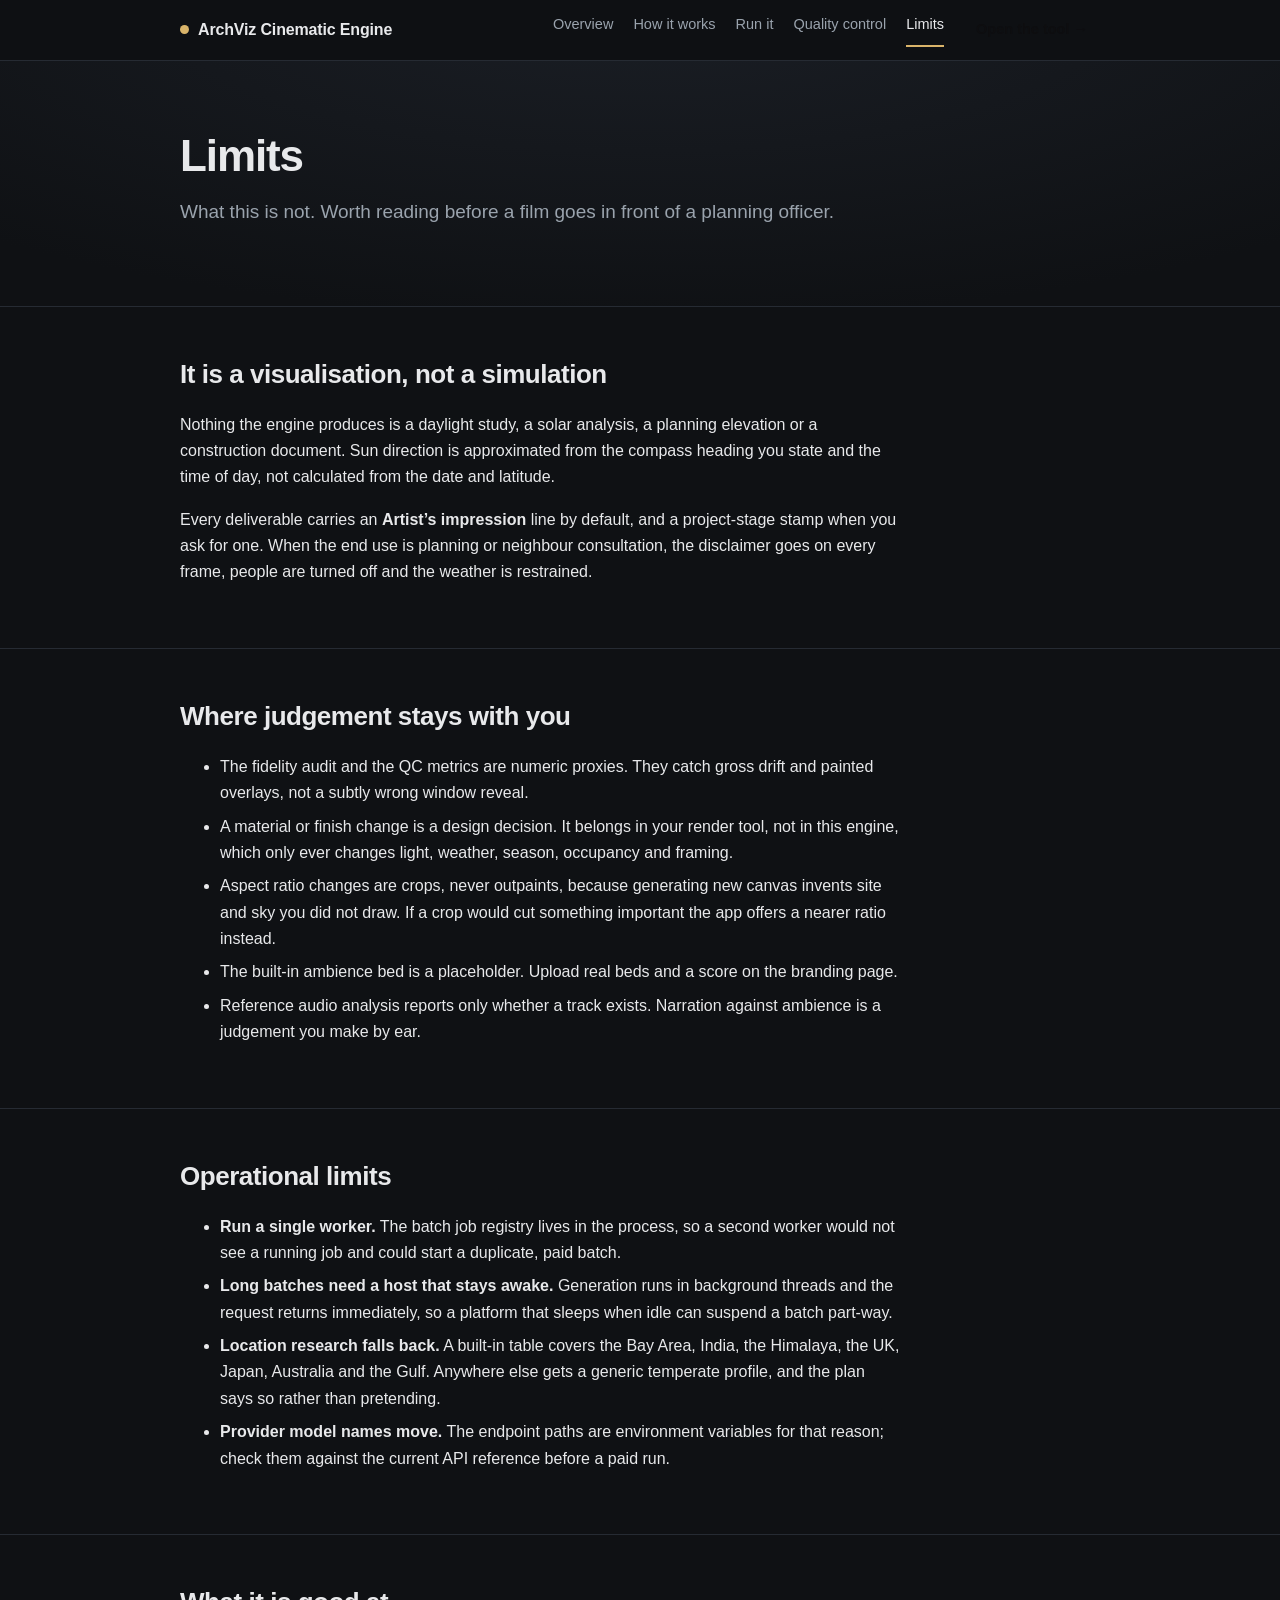
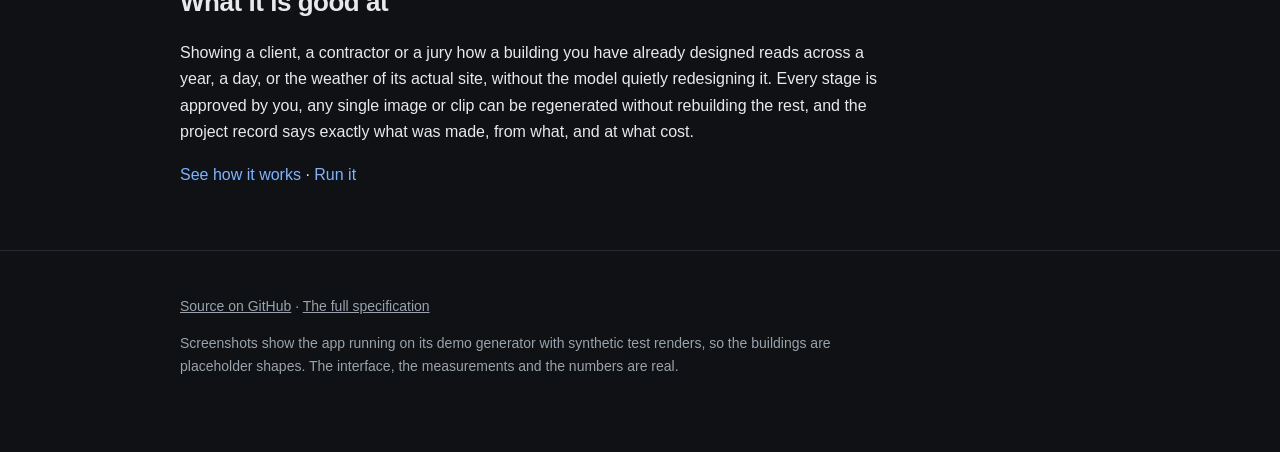
<file: docs/about/limits.html>
<!doctype html>
<html lang="en">
<head>
<meta charset="utf-8">
<meta name="viewport" content="width=device-width, initial-scale=1">
<title>Limits — ArchViz Cinematic Engine</title>
<meta name="description" content="What the engine cannot do, stated plainly: it is a visualisation and not a daylight study, its measurements are proxies, and its sun path is approximated.">
<link rel="stylesheet" href="style.css">
<link rel="icon" href="data:image/svg+xml,<svg xmlns=%22http://www.w3.org/2000/svg%22 viewBox=%220 0 32 32%22><circle cx=%2216%22 cy=%2216%22 r=%2210%22 fill=%22%23d9b46a%22/></svg>">
</head>
<body>
<header class="nav"><div class="wrap">
  <a class="brand" href="index.html"><span class="dot"></span> ArchViz Cinematic Engine</a>
  <nav><a href="index.html">Overview</a><a href="how-it-works.html">How it works</a><a href="running.html">Run it</a><a href="quality.html">Quality control</a><a href="limits.html" aria-current="page">Limits</a><a class="navcta" href="../">Open the tool &rarr;</a></nav>
</div></header>


<div class="hero"><div class="wrap">
  <h1>Limits</h1>
  <p class="lede">What this is not. Worth reading before a film goes in front of a planning officer.</p>
</div></div>

<section><div class="wrap">
  <h2>It is a visualisation, not a simulation</h2>
  <p>Nothing the engine produces is a daylight study, a solar analysis, a planning elevation or a construction document. Sun direction is approximated from the compass heading you state and the time of day, not calculated from the date and latitude.</p>
  <p>Every deliverable carries an <b>Artist&rsquo;s impression</b> line by default, and a project-stage stamp when you ask for one. When the end use is planning or neighbour consultation, the disclaimer goes on every frame, people are turned off and the weather is restrained.</p>
</div></section>

<section><div class="wrap">
  <h2>Where judgement stays with you</h2>
  <ul>
    <li>The fidelity audit and the QC metrics are numeric proxies. They catch gross drift and painted overlays, not a subtly wrong window reveal.</li>
    <li>A material or finish change is a design decision. It belongs in your render tool, not in this engine, which only ever changes light, weather, season, occupancy and framing.</li>
    <li>Aspect ratio changes are crops, never outpaints, because generating new canvas invents site and sky you did not draw. If a crop would cut something important the app offers a nearer ratio instead.</li>
    <li>The built-in ambience bed is a placeholder. Upload real beds and a score on the branding page.</li>
    <li>Reference audio analysis reports only whether a track exists. Narration against ambience is a judgement you make by ear.</li>
  </ul>
</div></section>

<section><div class="wrap">
  <h2>Operational limits</h2>
  <ul>
    <li><b>Run a single worker.</b> The batch job registry lives in the process, so a second worker would not see a running job and could start a duplicate, paid batch.</li>
    <li><b>Long batches need a host that stays awake.</b> Generation runs in background threads and the request returns immediately, so a platform that sleeps when idle can suspend a batch part-way.</li>
    <li><b>Location research falls back.</b> A built-in table covers the Bay Area, India, the Himalaya, the UK, Japan, Australia and the Gulf. Anywhere else gets a generic temperate profile, and the plan says so rather than pretending.</li>
    <li><b>Provider model names move.</b> The endpoint paths are environment variables for that reason; check them against the current API reference before a paid run.</li>
  </ul>
</div></section>

<section><div class="wrap">
  <h2>What it is good at</h2>
  <p>Showing a client, a contractor or a jury how a building you have already designed reads across a year, a day, or the weather of its actual site, without the model quietly redesigning it. Every stage is approved by you, any single image or clip can be regenerated without rebuilding the rest, and the project record says exactly what was made, from what, and at what cost.</p>
  <p><a href="how-it-works.html">See how it works</a> &middot; <a href="running.html">Run it</a></p>
</div></section>
<footer><div class="wrap">
  <p><a href="https://github.com/argaurshar/Images-to-video-with-ref-video">Source on GitHub</a> · <a href="https://github.com/argaurshar/Images-to-video-with-ref-video/blob/claude/app-md-review-enhance-its81i/SPEC.md">The full specification</a></p>
  <p>Screenshots show the app running on its demo generator with synthetic test renders, so the buildings are placeholder shapes. The interface, the measurements and the numbers are real.</p>
</div></footer>
</body>
</html>
</file>
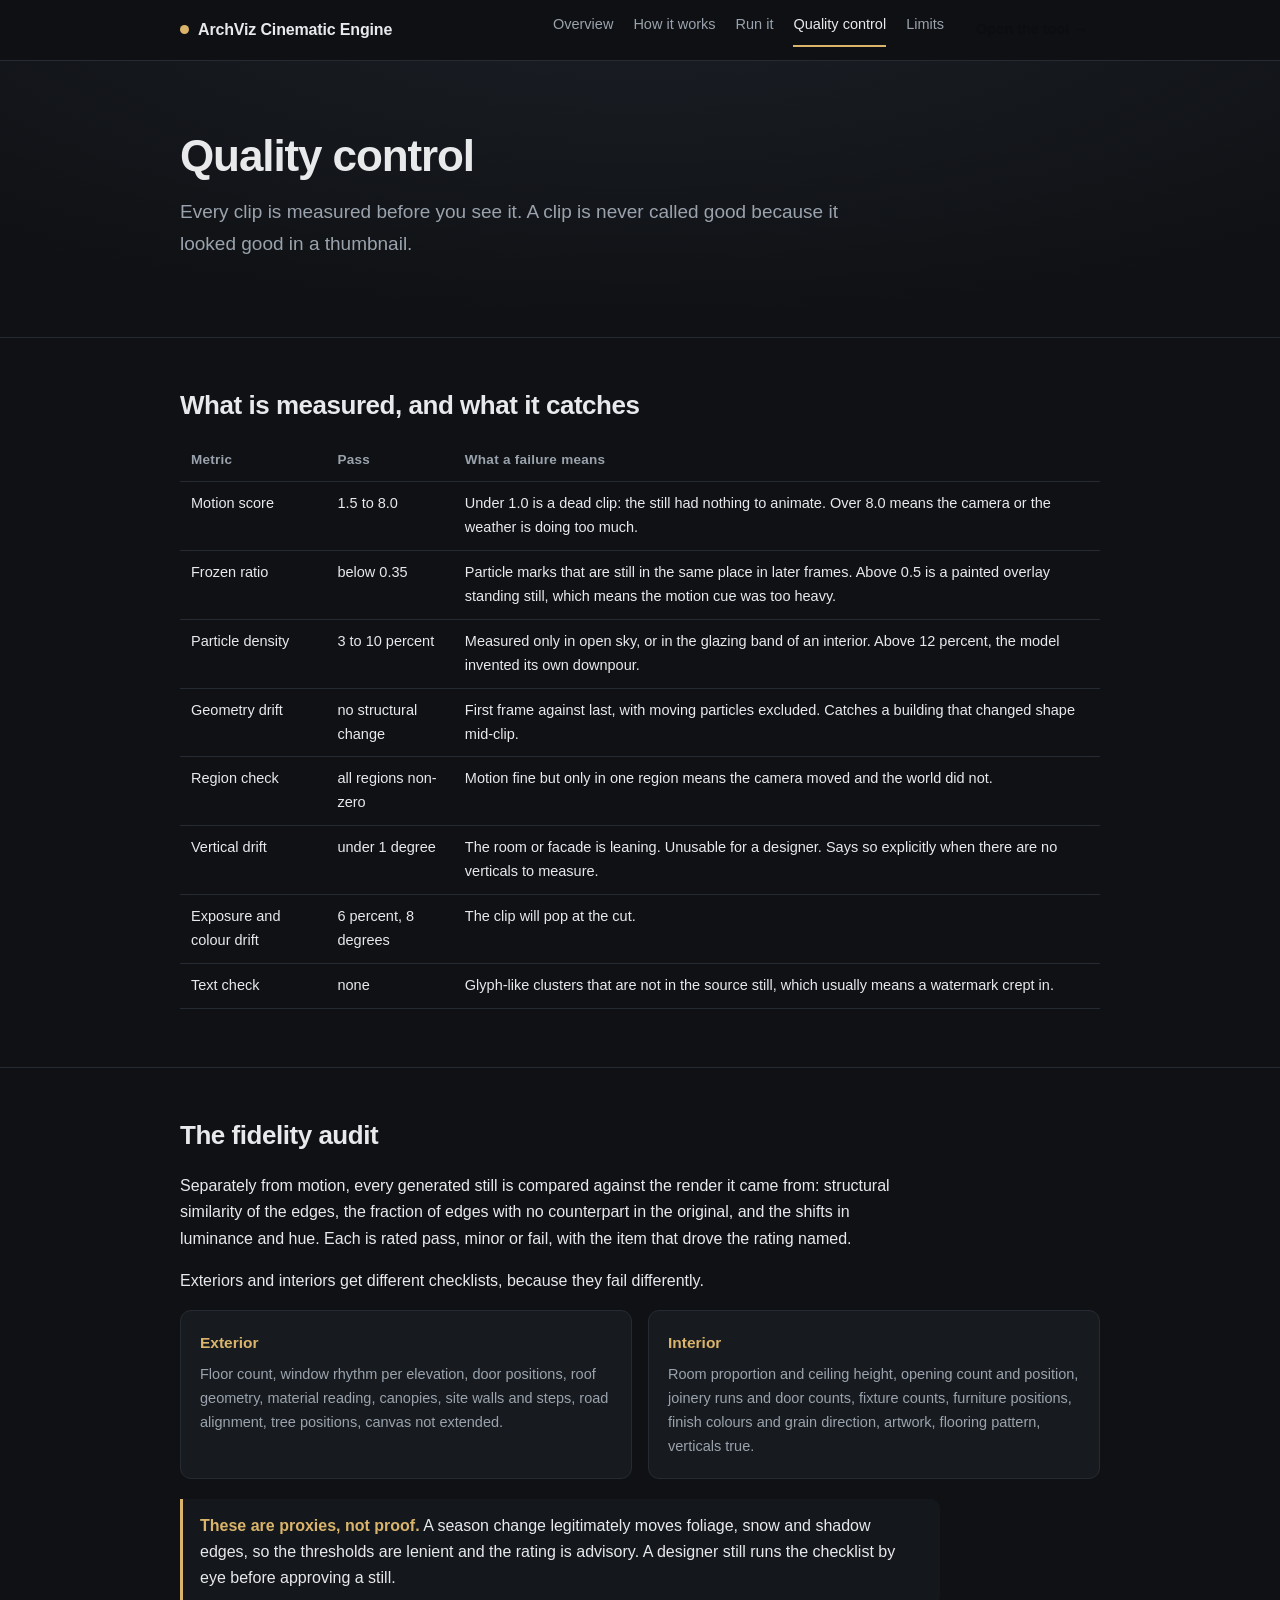
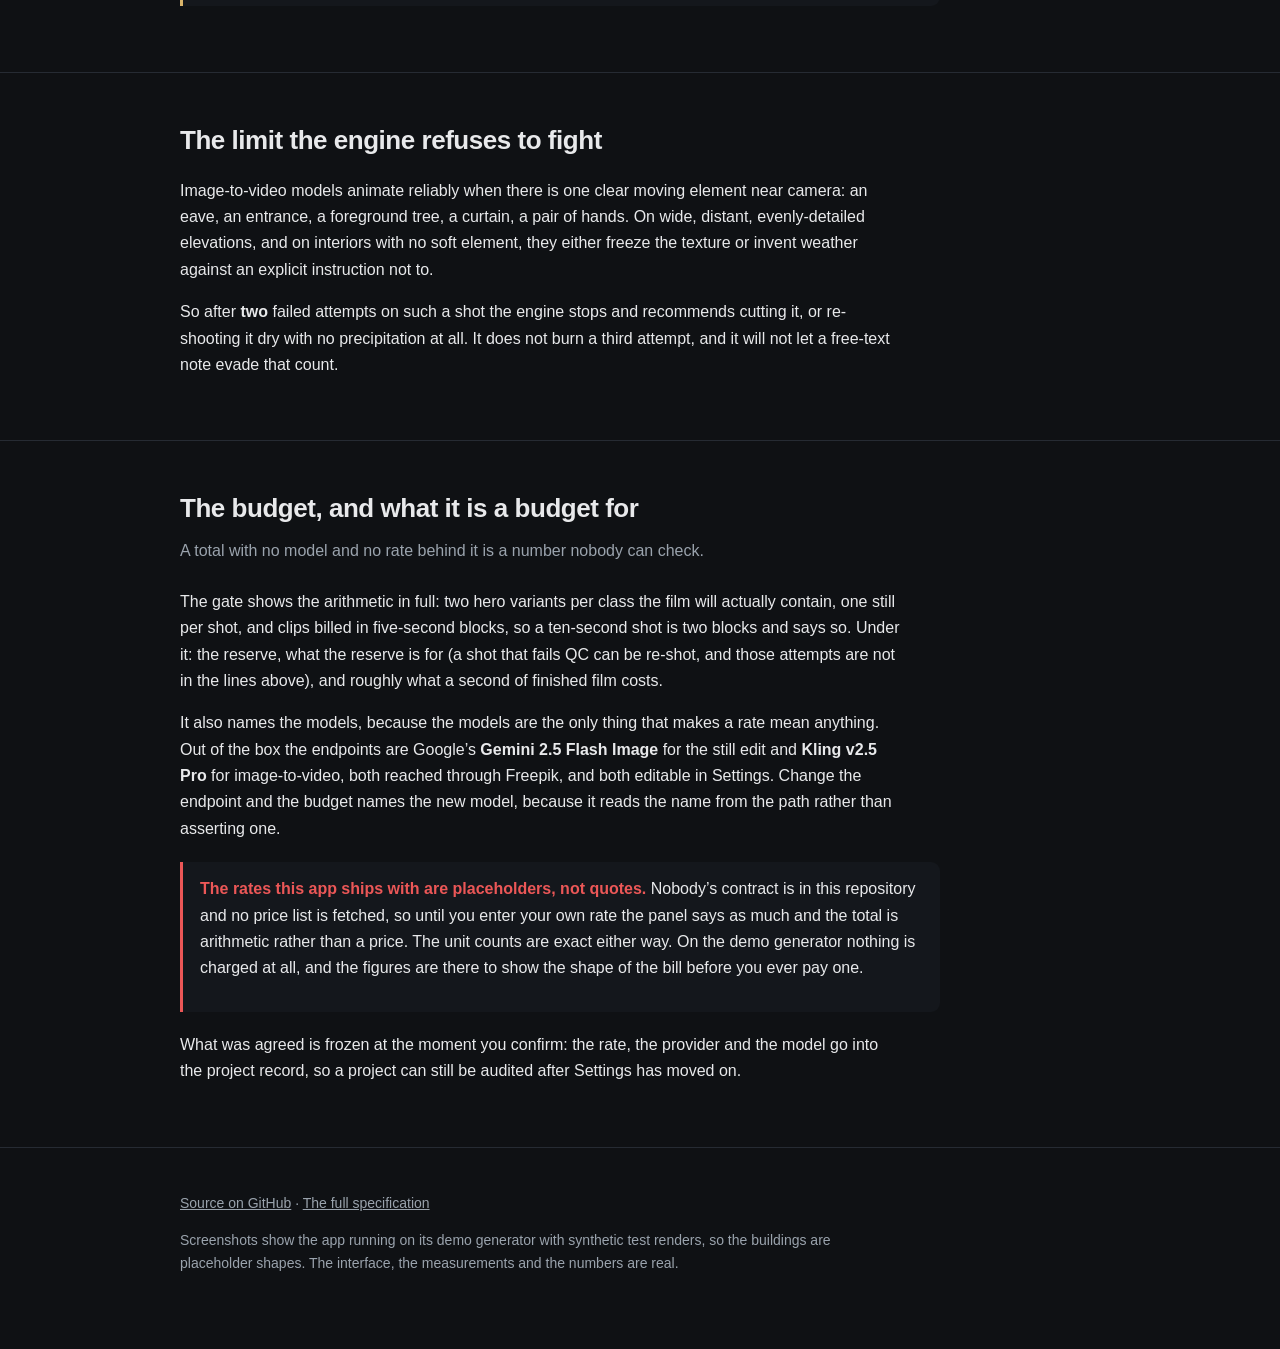
<file: docs/about/quality.html>
<!doctype html>
<html lang="en">
<head>
<meta charset="utf-8">
<meta name="viewport" content="width=device-width, initial-scale=1">
<title>Quality control — ArchViz Cinematic Engine</title>
<meta name="description" content="The eight measurements run on every clip before it is shown, what each one catches, and the known model limit the engine refuses to fight.">
<link rel="stylesheet" href="style.css">
<link rel="icon" href="data:image/svg+xml,<svg xmlns=%22http://www.w3.org/2000/svg%22 viewBox=%220 0 32 32%22><circle cx=%2216%22 cy=%2216%22 r=%2210%22 fill=%22%23d9b46a%22/></svg>">
</head>
<body>
<header class="nav"><div class="wrap">
  <a class="brand" href="index.html"><span class="dot"></span> ArchViz Cinematic Engine</a>
  <nav><a href="index.html">Overview</a><a href="how-it-works.html">How it works</a><a href="running.html">Run it</a><a href="quality.html" aria-current="page">Quality control</a><a href="limits.html">Limits</a><a class="navcta" href="../">Open the tool &rarr;</a></nav>
</div></header>


<div class="hero"><div class="wrap">
  <h1>Quality control</h1>
  <p class="lede">Every clip is measured before you see it. A clip is never called good because it looked good in a thumbnail.</p>
</div></div>

<section><div class="wrap">
  <h2>What is measured, and what it catches</h2>
  <table>
    <tr><th>Metric</th><th>Pass</th><th>What a failure means</th></tr>
    <tr><td>Motion score</td><td>1.5 to 8.0</td><td>Under 1.0 is a dead clip: the still had nothing to animate. Over 8.0 means the camera or the weather is doing too much.</td></tr>
    <tr><td>Frozen ratio</td><td>below 0.35</td><td>Particle marks that are still in the same place in later frames. Above 0.5 is a painted overlay standing still, which means the motion cue was too heavy.</td></tr>
    <tr><td>Particle density</td><td>3 to 10 percent</td><td>Measured only in open sky, or in the glazing band of an interior. Above 12 percent, the model invented its own downpour.</td></tr>
    <tr><td>Geometry drift</td><td>no structural change</td><td>First frame against last, with moving particles excluded. Catches a building that changed shape mid-clip.</td></tr>
    <tr><td>Region check</td><td>all regions non-zero</td><td>Motion fine but only in one region means the camera moved and the world did not.</td></tr>
    <tr><td>Vertical drift</td><td>under 1 degree</td><td>The room or facade is leaning. Unusable for a designer. Says so explicitly when there are no verticals to measure.</td></tr>
    <tr><td>Exposure and colour drift</td><td>6 percent, 8 degrees</td><td>The clip will pop at the cut.</td></tr>
    <tr><td>Text check</td><td>none</td><td>Glyph-like clusters that are not in the source still, which usually means a watermark crept in.</td></tr>
  </table>
</div></section>

<section><div class="wrap">
  <h2>The fidelity audit</h2>
  <p>Separately from motion, every generated still is compared against the render it came from: structural similarity of the edges, the fraction of edges with no counterpart in the original, and the shifts in luminance and hue. Each is rated pass, minor or fail, with the item that drove the rating named.</p>
  <p>Exteriors and interiors get different checklists, because they fail differently.</p>
  <div class="grid">
    <div class="card"><h3>Exterior</h3><p>Floor count, window rhythm per elevation, door positions, roof geometry, material reading, canopies, site walls and steps, road alignment, tree positions, canvas not extended.</p></div>
    <div class="card"><h3>Interior</h3><p>Room proportion and ceiling height, opening count and position, joinery runs and door counts, fixture counts, furniture positions, finish colours and grain direction, artwork, flooring pattern, verticals true.</p></div>
  </div>
  <div class="note"><strong>These are proxies, not proof.</strong> A season change legitimately moves foliage, snow and shadow edges, so the thresholds are lenient and the rating is advisory. A designer still runs the checklist by eye before approving a still.</div>
</div></section>

<section><div class="wrap">
  <h2>The limit the engine refuses to fight</h2>
  <p>Image-to-video models animate reliably when there is one clear moving element near camera: an eave, an entrance, a foreground tree, a curtain, a pair of hands. On wide, distant, evenly-detailed elevations, and on interiors with no soft element, they either freeze the texture or invent weather against an explicit instruction not to.</p>
  <p>So after <b>two</b> failed attempts on such a shot the engine stops and recommends cutting it, or re-shooting it dry with no precipitation at all. It does not burn a third attempt, and it will not let a free-text note evade that count.</p>
</div></section>
<section><div class="wrap">
  <h2>The budget, and what it is a budget for</h2>
  <p class="sub">A total with no model and no rate behind it is a number nobody can check.</p>
  <p>The gate shows the arithmetic in full: two hero variants per class the film will actually contain, one still per shot, and clips billed in five-second blocks, so a ten-second shot is two blocks and says so. Under it: the reserve, what the reserve is for (a shot that fails QC can be re-shot, and those attempts are not in the lines above), and roughly what a second of finished film costs.</p>
  <p>It also names the models, because the models are the only thing that makes a rate mean anything. Out of the box the endpoints are Google&rsquo;s <b>Gemini 2.5 Flash Image</b> for the still edit and <b>Kling v2.5 Pro</b> for image-to-video, both reached through Freepik, and both editable in Settings. Change the endpoint and the budget names the new model, because it reads the name from the path rather than asserting one.</p>
  <div class="note warn"><strong>The rates this app ships with are placeholders, not quotes.</strong> Nobody&rsquo;s contract is in this repository and no price list is fetched, so until you enter your own rate the panel says as much and the total is arithmetic rather than a price. The unit counts are exact either way. On the demo generator nothing is charged at all, and the figures are there to show the shape of the bill before you ever pay one.</p></div>
  <p>What was agreed is frozen at the moment you confirm: the rate, the provider and the model go into the project record, so a project can still be audited after Settings has moved on.</p>
</div></section>

<footer><div class="wrap">
  <p><a href="https://github.com/argaurshar/Images-to-video-with-ref-video">Source on GitHub</a> · <a href="https://github.com/argaurshar/Images-to-video-with-ref-video/blob/claude/app-md-review-enhance-its81i/SPEC.md">The full specification</a></p>
  <p>Screenshots show the app running on its demo generator with synthetic test renders, so the buildings are placeholder shapes. The interface, the measurements and the numbers are real.</p>
</div></footer>
</body>
</html>
</file>
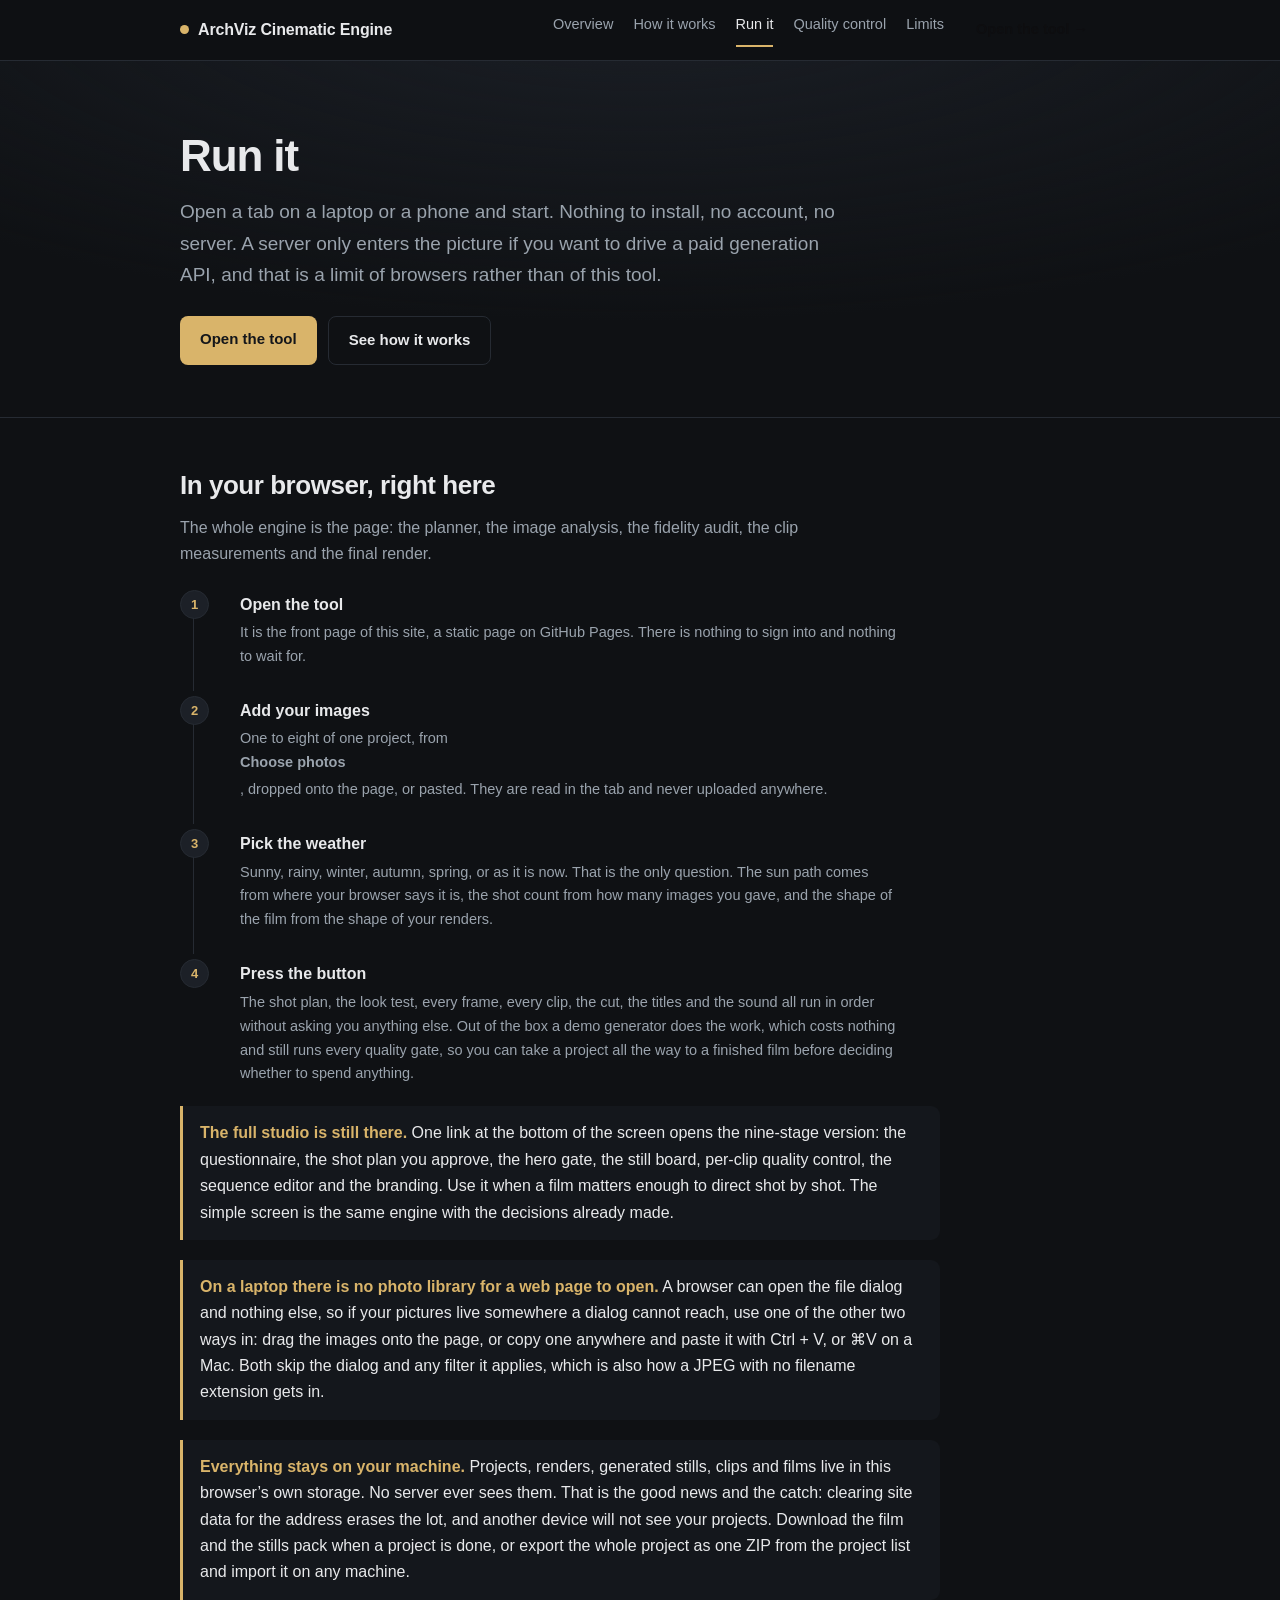
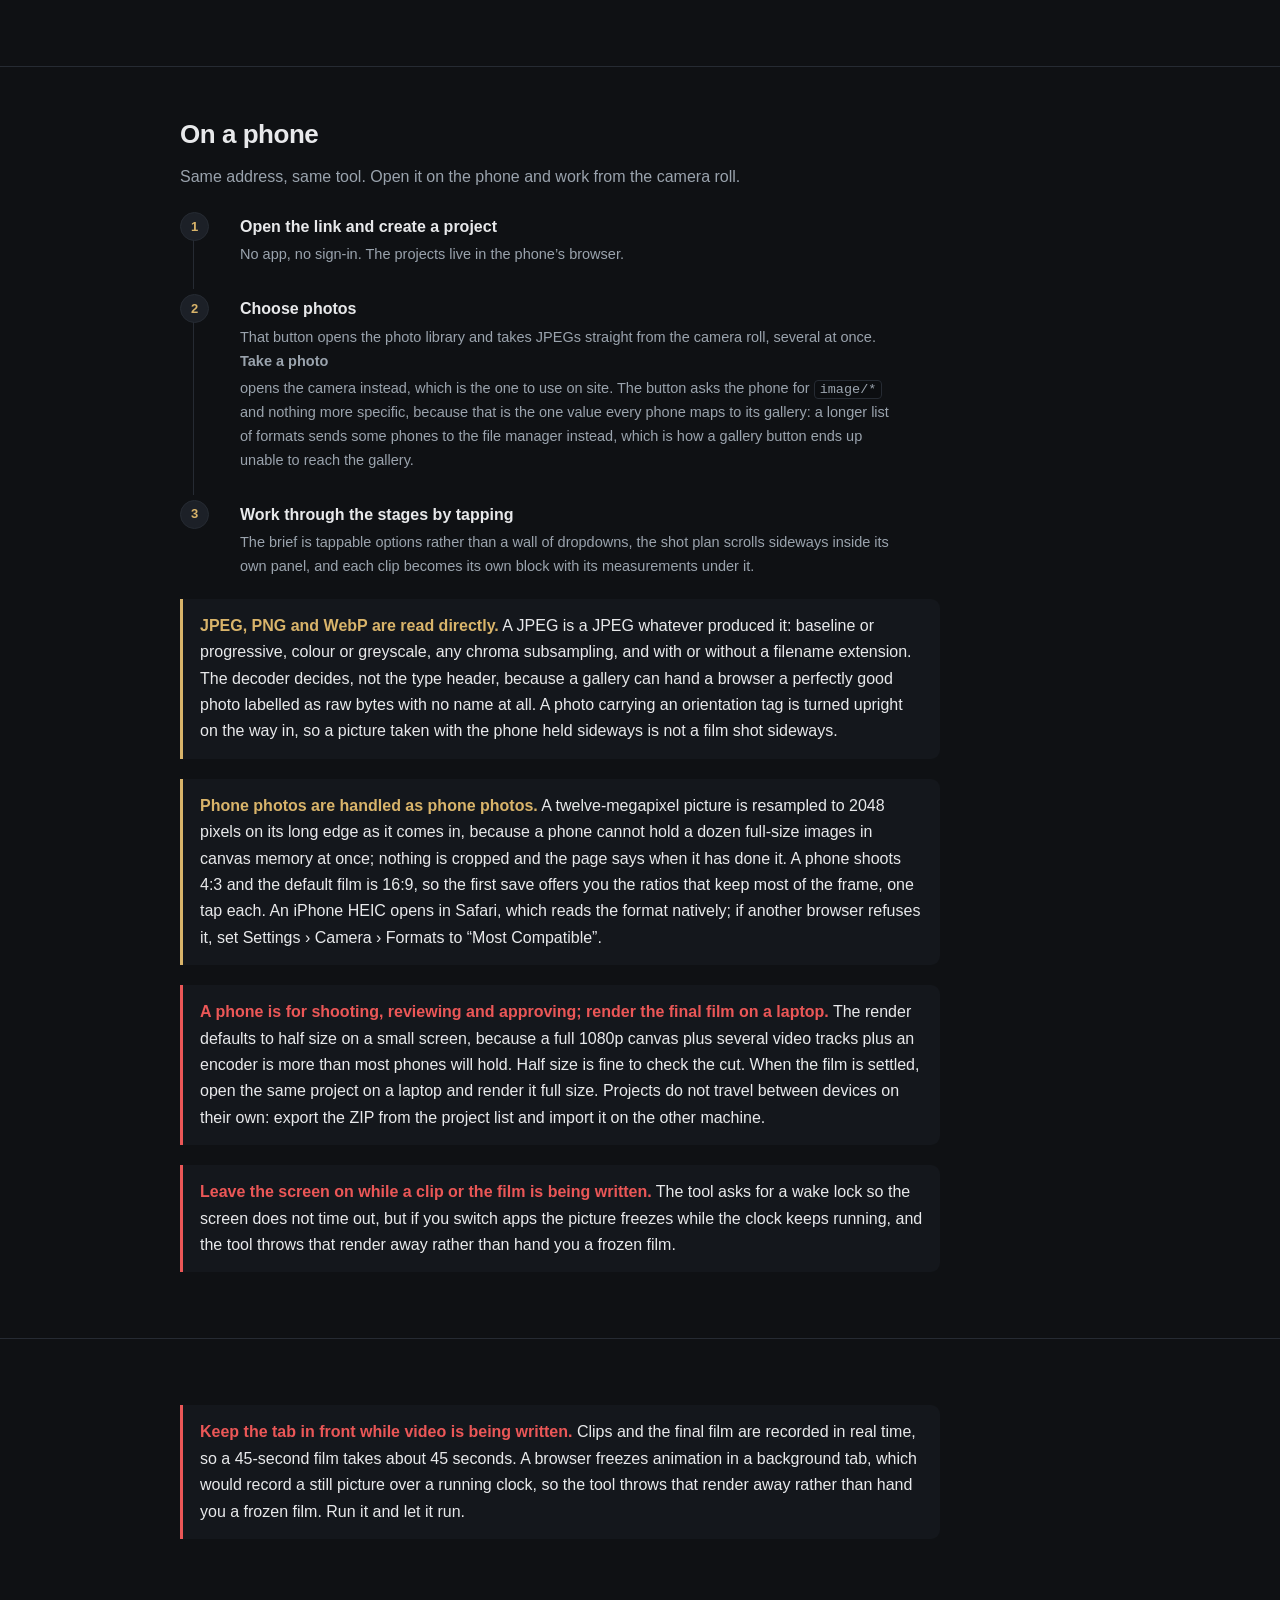
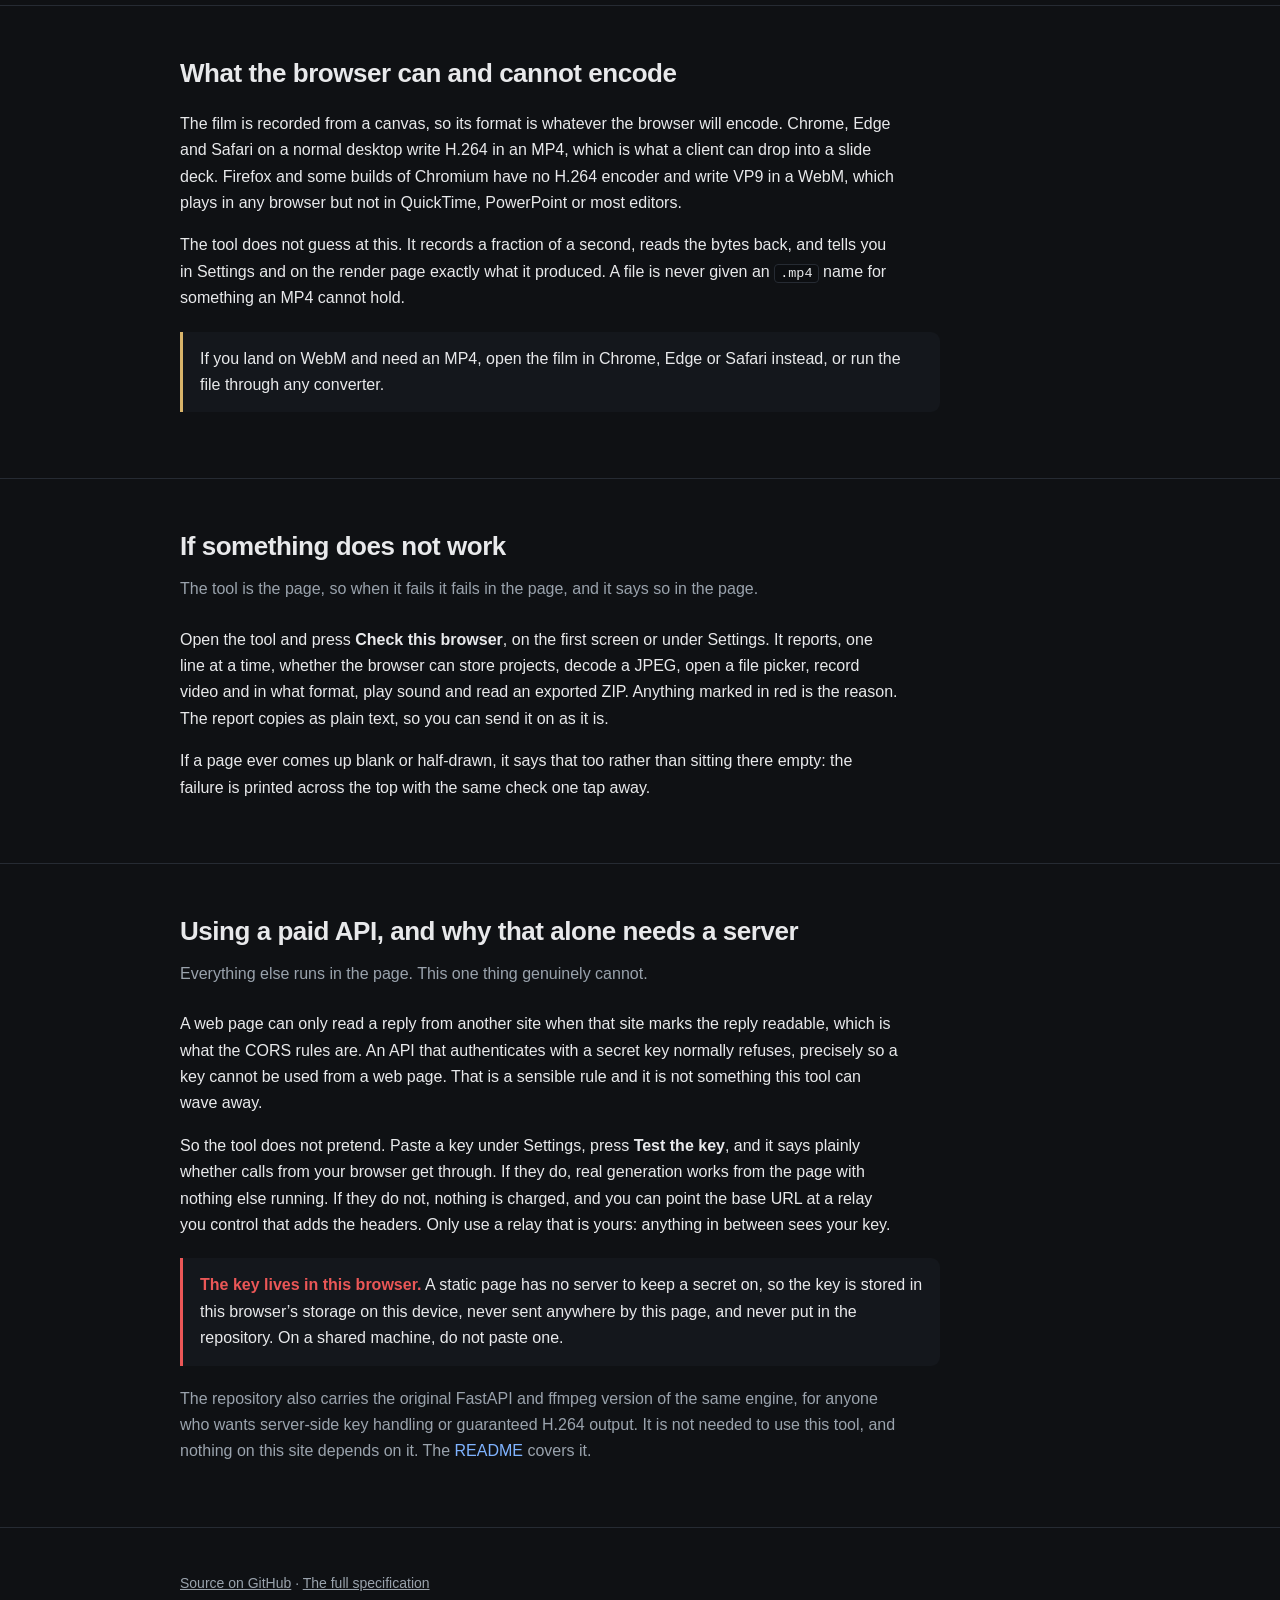
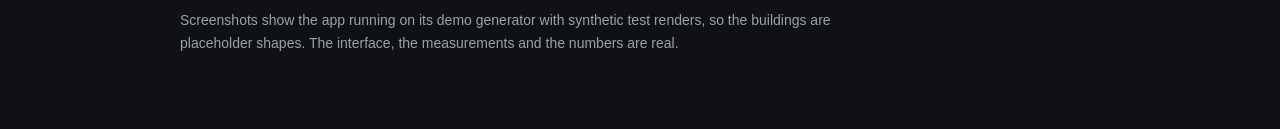
<file: docs/about/running.html>
<!doctype html>
<html lang="en">
<head>
<meta charset="utf-8">
<meta name="viewport" content="width=device-width, initial-scale=1">
<title>Run it — ArchViz Cinematic Engine</title>
<meta name="description" content="The engine runs in any browser, phone included, with nothing installed. A server is only needed to drive a paid generation API.">
<link rel="stylesheet" href="style.css">
<link rel="icon" href="data:image/svg+xml,<svg xmlns=%22http://www.w3.org/2000/svg%22 viewBox=%220 0 32 32%22><circle cx=%2216%22 cy=%2216%22 r=%2210%22 fill=%22%23d9b46a%22/></svg>">
</head>
<body>
<header class="nav"><div class="wrap">
  <a class="brand" href="index.html"><span class="dot"></span> ArchViz Cinematic Engine</a>
  <nav><a href="index.html">Overview</a><a href="how-it-works.html">How it works</a><a href="running.html" aria-current="page">Run it</a><a href="quality.html">Quality control</a><a href="limits.html">Limits</a><a class="navcta" href="../">Open the tool &rarr;</a></nav>
</div></header>

<div class="hero"><div class="wrap">
  <h1>Run it</h1>
  <p class="lede">Open a tab on a laptop or a phone and start. Nothing to install, no account, no server. A server only enters the picture if you want to drive a paid generation API, and that is a limit of browsers rather than of this tool.</p>
  <div class="cta"><a class="btn" href="../">Open the tool</a><a class="btn ghost" href="how-it-works.html">See how it works</a></div>
</div></div>

<section><div class="wrap">
  <h2>In your browser, right here</h2>
  <p class="sub">The whole engine is the page: the planner, the image analysis, the fidelity audit, the clip measurements and the final render.</p>
  <ol class="steps">
    <li><b>Open the tool</b><p>It is the front page of this site, a static page on GitHub Pages. There is nothing to sign into and nothing to wait for.</p></li>
    <li><b>Add your images</b><p>One to eight of one project, from <b>Choose photos</b>, dropped onto the page, or pasted. They are read in the tab and never uploaded anywhere.</p></li>
    <li><b>Pick the weather</b><p>Sunny, rainy, winter, autumn, spring, or as it is now. That is the only question. The sun path comes from where your browser says it is, the shot count from how many images you gave, and the shape of the film from the shape of your renders.</p></li>
    <li><b>Press the button</b><p>The shot plan, the look test, every frame, every clip, the cut, the titles and the sound all run in order without asking you anything else. Out of the box a demo generator does the work, which costs nothing and still runs every quality gate, so you can take a project all the way to a finished film before deciding whether to spend anything.</p></li>
  </ol>
  <div class="note"><strong>The full studio is still there.</strong> One link at the bottom of the screen opens the nine-stage version: the questionnaire, the shot plan you approve, the hero gate, the still board, per-clip quality control, the sequence editor and the branding. Use it when a film matters enough to direct shot by shot. The simple screen is the same engine with the decisions already made.</div>
    <div class="note"><strong>On a laptop there is no photo library for a web page to open.</strong> A browser can open the file dialog and nothing else, so if your pictures live somewhere a dialog cannot reach, use one of the other two ways in: drag the images onto the page, or copy one anywhere and paste it with Ctrl&nbsp;+&nbsp;V, or &#8984;V on a Mac. Both skip the dialog and any filter it applies, which is also how a JPEG with no filename extension gets in.</div>
  <div class="note"><strong>Everything stays on your machine.</strong> Projects, renders, generated stills, clips and films live in this browser&rsquo;s own storage. No server ever sees them. That is the good news and the catch: clearing site data for the address erases the lot, and another device will not see your projects. Download the film and the stills pack when a project is done, or export the whole project as one ZIP from the project list and import it on any machine.</div>
</div></section>

<section><div class="wrap">
  <h2>On a phone</h2>
  <p class="sub">Same address, same tool. Open it on the phone and work from the camera roll.</p>
  <ol class="steps">
    <li><b>Open the link and create a project</b><p>No app, no sign-in. The projects live in the phone&rsquo;s browser.</p></li>
    <li><b>Choose photos</b><p>That button opens the photo library and takes JPEGs straight from the camera roll, several at once. <b>Take a photo</b> opens the camera instead, which is the one to use on site. The button asks the phone for <code>image/*</code> and nothing more specific, because that is the one value every phone maps to its gallery: a longer list of formats sends some phones to the file manager instead, which is how a gallery button ends up unable to reach the gallery.</p></li>
    <li><b>Work through the stages by tapping</b><p>The brief is tappable options rather than a wall of dropdowns, the shot plan scrolls sideways inside its own panel, and each clip becomes its own block with its measurements under it.</p></li>
  </ol>
  <div class="note"><strong>JPEG, PNG and WebP are read directly.</strong> A JPEG is a JPEG whatever produced it: baseline or progressive, colour or greyscale, any chroma subsampling, and with or without a filename extension. The decoder decides, not the type header, because a gallery can hand a browser a perfectly good photo labelled as raw bytes with no name at all. A photo carrying an orientation tag is turned upright on the way in, so a picture taken with the phone held sideways is not a film shot sideways.</div>
  <div class="note"><strong>Phone photos are handled as phone photos.</strong> A twelve-megapixel picture is resampled to 2048 pixels on its long edge as it comes in, because a phone cannot hold a dozen full-size images in canvas memory at once; nothing is cropped and the page says when it has done it. A phone shoots 4:3 and the default film is 16:9, so the first save offers you the ratios that keep most of the frame, one tap each. An iPhone HEIC opens in Safari, which reads the format natively; if another browser refuses it, set Settings &rsaquo; Camera &rsaquo; Formats to &ldquo;Most Compatible&rdquo;.</div>
  <div class="note warn"><strong>A phone is for shooting, reviewing and approving; render the final film on a laptop.</strong> The render defaults to half size on a small screen, because a full 1080p canvas plus several video tracks plus an encoder is more than most phones will hold. Half size is fine to check the cut. When the film is settled, open the same project on a laptop and render it full size. Projects do not travel between devices on their own: export the ZIP from the project list and import it on the other machine.</div>
  <div class="note warn"><strong>Leave the screen on while a clip or the film is being written.</strong> The tool asks for a wake lock so the screen does not time out, but if you switch apps the picture freezes while the clock keeps running, and the tool throws that render away rather than hand you a frozen film.</div>
</div></section>

<section><div class="wrap">
  <div class="note warn"><strong>Keep the tab in front while video is being written.</strong> Clips and the final film are recorded in real time, so a 45-second film takes about 45 seconds. A browser freezes animation in a background tab, which would record a still picture over a running clock, so the tool throws that render away rather than hand you a frozen film. Run it and let it run.</div>
</div></section>

<section><div class="wrap">
  <h2>What the browser can and cannot encode</h2>
  <p>The film is recorded from a canvas, so its format is whatever the browser will encode. Chrome, Edge and Safari on a normal desktop write H.264 in an MP4, which is what a client can drop into a slide deck. Firefox and some builds of Chromium have no H.264 encoder and write VP9 in a WebM, which plays in any browser but not in QuickTime, PowerPoint or most editors.</p>
  <p>The tool does not guess at this. It records a fraction of a second, reads the bytes back, and tells you in Settings and on the render page exactly what it produced. A file is never given an <code>.mp4</code> name for something an MP4 cannot hold.</p>
  <div class="note">If you land on WebM and need an MP4, open the film in Chrome, Edge or Safari instead, or run the file through any converter.</div>
</div></section>

<section><div class="wrap">
  <h2>If something does not work</h2>
  <p class="sub">The tool is the page, so when it fails it fails in the page, and it says so in the page.</p>
  <p>Open the tool and press <b>Check this browser</b>, on the first screen or under Settings. It reports, one line at a time, whether the browser can store projects, decode a JPEG, open a file picker, record video and in what format, play sound and read an exported ZIP. Anything marked in red is the reason. The report copies as plain text, so you can send it on as it is.</p>
  <p>If a page ever comes up blank or half-drawn, it says that too rather than sitting there empty: the failure is printed across the top with the same check one tap away.</p>
</div></section>

<section><div class="wrap">
  <h2>Using a paid API, and why that alone needs a server</h2>
  <p class="sub">Everything else runs in the page. This one thing genuinely cannot.</p>
  <p>A web page can only read a reply from another site when that site marks the reply readable, which is what the CORS rules are. An API that authenticates with a secret key normally refuses, precisely so a key cannot be used from a web page. That is a sensible rule and it is not something this tool can wave away.</p>
  <p>So the tool does not pretend. Paste a key under Settings, press <b>Test the key</b>, and it says plainly whether calls from your browser get through. If they do, real generation works from the page with nothing else running. If they do not, nothing is charged, and you can point the base URL at a relay you control that adds the headers. Only use a relay that is yours: anything in between sees your key.</p>
  <div class="note warn"><strong>The key lives in this browser.</strong> A static page has no server to keep a secret on, so the key is stored in this browser&rsquo;s storage on this device, never sent anywhere by this page, and never put in the repository. On a shared machine, do not paste one.</div>
  <p class="muted">The repository also carries the original FastAPI and ffmpeg version of the same engine, for anyone who wants server-side key handling or guaranteed H.264 output. It is not needed to use this tool, and nothing on this site depends on it. The <a href="https://github.com/argaurshar/Images-to-video-with-ref-video">README</a> covers it.</p>
</div></section>

<footer><div class="wrap">
  <p><a href="https://github.com/argaurshar/Images-to-video-with-ref-video">Source on GitHub</a> · <a href="https://github.com/argaurshar/Images-to-video-with-ref-video/blob/claude/app-md-review-enhance-its81i/SPEC.md">The full specification</a></p>
  <p>Screenshots show the app running on its demo generator with synthetic test renders, so the buildings are placeholder shapes. The interface, the measurements and the numbers are real.</p>
</div></footer>
</body>
</html>
</file>
<file: docs/app/styles.css>
:root { --bg:#0f1114; --panel:#171a1f; --line:#262b33; --text:#e8e9eb; --muted:#9aa3ad; --accent:#d9b46a; --ok:#6fcf97; --warn:#f2c94c; --bad:#eb5757; --blue:#6aa9ff; }
* { box-sizing:border-box; }
body { margin:0; background:var(--bg); color:var(--text); font:14px/1.45 -apple-system,"Segoe UI",Helvetica,Arial,sans-serif; }
a { color:var(--blue); }
.top { display:flex; align-items:center; gap:24px; padding:12px 20px; border-bottom:1px solid var(--line); background:var(--panel); position:sticky; top:0; z-index:5; }
.brand { font-weight:600; letter-spacing:.02em; display:flex; align-items:center; gap:8px; }
.brand .dot { width:10px; height:10px; border-radius:50%; background:var(--accent); display:inline-block; }
.brand .ver { color:var(--muted); font-weight:400; font-size:12px; margin-left:6px; }
.projbar { flex:1; display:flex; gap:10px; align-items:center; color:var(--muted); }
.projbar select { max-width:280px; }
.spend { font-variant-numeric:tabular-nums; color:var(--muted); }
.spend b { color:var(--accent); }
.steps { display:flex; gap:4px; padding:10px 20px; border-bottom:1px solid var(--line); overflow-x:auto; }
.steps button { background:none; border:1px solid var(--line); color:var(--muted); padding:6px 12px; border-radius:20px; cursor:pointer; white-space:nowrap; }
.steps button.active { border-color:var(--accent); color:var(--text); }
.steps button.done { color:var(--ok); }
.steps button:disabled { opacity:.4; cursor:not-allowed; }
.main { padding:20px; max-width:1300px; margin:0 auto; }
h2 { margin:0 0 6px; font-weight:600; font-size:20px; }
h3 { margin:18px 0 8px; font-size:15px; color:var(--accent); font-weight:600; }
p.lead { color:var(--muted); margin:0 0 16px; max-width:820px; }
.card { background:var(--panel); border:1px solid var(--line); border-radius:10px; padding:16px; margin-bottom:16px; }
.row { display:flex; gap:12px; flex-wrap:wrap; align-items:flex-end; }
label.f { display:flex; flex-direction:column; gap:4px; font-size:12px; color:var(--muted); min-width:160px; }
label.f.wide { min-width:340px; flex:1; }
input, select, textarea { background:#0c0e11; color:var(--text); border:1px solid var(--line); border-radius:6px; padding:7px 9px; font:inherit; }
textarea { min-height:60px; resize:vertical; }
input[type=file] { padding:4px; }
button.btn { background:var(--accent); color:#111; border:none; padding:8px 14px; border-radius:6px; font-weight:600; cursor:pointer; }
button.btn.secondary { background:transparent; color:var(--text); border:1px solid var(--line); }
button.btn.danger { background:transparent; color:var(--bad); border:1px solid var(--bad); }
button.btn.small { padding:4px 9px; font-size:12px; }
button.btn:disabled { opacity:.5; cursor:not-allowed; }
.grid { display:grid; grid-template-columns:repeat(auto-fill, minmax(260px,1fr)); gap:14px; }
.tile { background:#0c0e11; border:1px solid var(--line); border-radius:8px; overflow:hidden; }
.tile img, .tile video { width:100%; display:block; aspect-ratio:16/9; object-fit:cover; background:#000; }
.tile .body { padding:10px; font-size:12px; color:var(--muted); }
.tile .body b { color:var(--text); }
.tile.approved { border-color:var(--ok); } .tile.rejected { opacity:.55; } .tile.chosen { border-color:var(--accent); box-shadow:0 0 0 1px var(--accent); } .tile.cut { opacity:.4; }
.chips { display:flex; gap:6px; flex-wrap:wrap; margin:6px 0; }
.chip { font-size:11px; padding:2px 8px; border-radius:10px; border:1px solid var(--line); color:var(--muted); cursor:pointer; user-select:none; }
.chip.on { border-color:var(--accent); color:var(--text); background:rgba(217,180,106,.12); }
.tag { display:inline-block; font-size:11px; padding:1px 7px; border-radius:8px; border:1px solid var(--line); color:var(--muted); margin-right:4px; }
.tag.pass, .tag.ok { color:var(--ok); border-color:var(--ok); } .tag.minor, .tag.warn { color:var(--warn); border-color:var(--warn); } .tag.fail, .tag.bad { color:var(--bad); border-color:var(--bad); }
table { width:100%; border-collapse:collapse; font-size:12.5px; }
th, td { text-align:left; padding:6px 8px; border-bottom:1px solid var(--line); vertical-align:top; }
th { color:var(--muted); font-weight:500; }
td select, td input { width:100%; font-size:12px; padding:4px 6px; }
.warn-list { color:var(--warn); font-size:13px; margin:8px 0; padding-left:18px; }
.mono { font-family:ui-monospace,SFMono-Regular,Menlo,monospace; font-size:12px; white-space:pre-wrap; background:#0c0e11; border:1px solid var(--line); border-radius:6px; padding:10px; }
.strip { display:flex; height:28px; gap:2px; margin:8px 0; }
.strip div { flex:1; border-radius:3px; }
.seq { list-style:none; padding:0; margin:0; display:flex; gap:10px; flex-wrap:wrap; }
.seq li { width:200px; background:#0c0e11; border:1px solid var(--line); border-radius:8px; cursor:grab; }
.seq li img { width:100%; aspect-ratio:16/9; object-fit:cover; display:block; }
.seq li .body { padding:6px 8px; font-size:12px; color:var(--muted); }
.seq li.dragging { opacity:.4; }
.toast { position:fixed; bottom:20px; left:50%; transform:translateX(-50%); background:#222; border:1px solid var(--line); padding:10px 16px; border-radius:8px; opacity:0; transition:opacity .2s; pointer-events:none; max-width:80vw; }
.toast.show { opacity:1; } .toast.bad { border-color:var(--bad); }
.modal { position:fixed; inset:0; background:rgba(0,0,0,.6); display:flex; align-items:center; justify-content:center; z-index:20; }
.modal.hidden { display:none; }
.modal-card { background:var(--panel); border:1px solid var(--line); border-radius:10px; padding:20px; max-width:900px; width:92vw; max-height:88vh; overflow:auto; position:relative; }
.modal .close { position:absolute; top:8px; right:10px; background:none; border:none; color:var(--muted); font-size:22px; cursor:pointer; }
.kv { display:grid; grid-template-columns:max-content 1fr; gap:4px 14px; font-size:13px; }
.kv div:nth-child(odd) { color:var(--muted); }
.dropzone { border:1px dashed var(--line); border-radius:10px; padding:26px; text-align:center; color:var(--muted); }
.dropzone.over { border-color:var(--accent); color:var(--text); }
.num { font-variant-numeric:tabular-nums; }
.muted { color:var(--muted); }
.spark { width:100%; height:48px; }
.busy { opacity:.6; pointer-events:none; }

/* Phone. This is a dense tool and a plan table will always want a swipe, but
   the page itself must not scroll sideways: the header has to wrap, and a
   field declared 340px wide is wider than the screen. */
@media (max-width: 760px) {
  .top { flex-wrap:wrap; gap:10px; padding:10px 14px; position:static; }
  .projbar { flex-basis:100%; flex-wrap:wrap; }
  .projbar select, .projbar input { max-width:100%; flex:1 1 140px; min-width:0; }
  .steps { padding:8px 14px; }
  .main { padding:14px; }
  label.f, label.f.wide { min-width:0; width:100%; }
  .row > label.f { flex:1 1 100%; }
  .mono { word-break:break-word; }
  .kv { grid-template-columns:1fr; gap:2px 0; }
  .kv div:nth-child(odd) { margin-top:8px; }
  .seq li { width:100%; }
  table { font-size:12px; }
}

/* ---- second pass: the parts of the interface that were in the way ---- */
.top .brand { color:var(--text); text-decoration:none; }
.top .about { margin-left:auto; color:var(--muted); text-decoration:none; white-space:nowrap; }
.top .about:hover { color:var(--text); }
.projbar .crumb { display:flex; align-items:center; gap:8px; }
.projbar .crumb b { color:var(--text); }
.projbar .crumb .tag { margin:0; }

/* stage nav states: done, current, ready, locked */
.steps button .st { display:inline-block; width:14px; text-align:center; margin-right:4px; color:var(--muted); }
.steps button.done .st { color:var(--ok); }
.steps button.locked { opacity:.55; }
.steps button.locked .st { color:var(--warn); }

/* the one line that says what to do next */
.next { padding:10px 20px; border-bottom:1px solid var(--line); background:#121519; color:var(--muted); font-size:13px; display:flex; gap:10px; align-items:center; flex-wrap:wrap; }
.next:empty { display:none; }
.next b { color:var(--text); }
.next .btn { margin-left:auto; }

/* a blocked action says why, at the point of the action */
.blocker { border:1px solid var(--warn); border-radius:8px; padding:10px 14px; color:var(--warn); background:rgba(242,201,76,.06); margin-bottom:14px; font-size:13px; }

/* tappable option groups, as the spec asks, instead of a wall of selects */
.opt { display:flex; flex-direction:column; gap:6px; }
.opt .lbl { font-size:12px; color:var(--muted); }
.choice { display:flex; gap:6px; flex-wrap:wrap; }
.choice .chip { font-size:12.5px; padding:6px 12px; border-radius:16px; }
.choice .chip.on { background:rgba(217,180,106,.16); }
.sect { border-top:1px solid var(--line); padding-top:14px; margin-top:16px; }
.sect:first-child { border-top:none; margin-top:0; padding-top:0; }
.sect h3 { margin-top:0; }
.n { display:inline-block; width:22px; height:22px; border-radius:50%; background:var(--accent); color:#111; font-weight:700; font-size:12px; text-align:center; line-height:22px; margin-right:8px; }

/* project list on the start screen */
.projects { display:grid; grid-template-columns:repeat(auto-fill, minmax(300px,1fr)); gap:14px; }
.pcard { background:#0c0e11; border:1px solid var(--line); border-radius:10px; padding:14px; display:flex; flex-direction:column; gap:8px; }
.pcard h4 { margin:0; font-size:15px; }
.pcard .meta { color:var(--muted); font-size:12px; }
.pcard .row { gap:6px; }
.start { display:grid; grid-template-columns:minmax(280px,360px) 1fr; gap:18px; align-items:start; }

/* the plan table needs room; let it scroll inside its card, not the page */
.plan-wrap { overflow:auto; }
.plan-wrap table { min-width:1080px; table-layout:auto; }
.plan-wrap td select { min-width:92px; }
.plan-wrap td.cue, .plan-wrap td.intent { width:18%; }
.plan-wrap td.cue input, .plan-wrap td.intent input { min-width:170px; width:100%; }
.plan-wrap td.beat input { min-width:110px; }
.plan-wrap td .sun { display:block; color:var(--muted); font-size:11px; margin-top:4px; max-width:150px; }
.plan-wrap td.secs { width:64px; }
.plan-wrap td.secs input { min-width:56px; width:56px; }
.plan-wrap tr.chapter td { background:#111419; color:var(--accent); font-size:12px; padding:4px 8px; border-bottom:1px solid var(--line); }

/* compare two images against each other, the audit the spec asks the human to run */
.compare { display:grid; grid-template-columns:1fr 1fr; gap:12px; }
.compare figure { margin:0; }
.compare img { width:100%; border-radius:6px; background:#000; }
.compare figcaption { color:var(--muted); font-size:12px; margin-top:6px; }
.lightbox img, .lightbox video { max-width:100%; max-height:70vh; display:block; margin:0 auto; border-radius:6px; background:#000; }
.tile img { cursor:zoom-in; }

/* sequence reorder without a mouse */
.seq li .arrows { display:flex; gap:4px; padding:0 8px 8px; }
.seq li .arrows button { flex:1; }

/* The verification strip has one cell per sampled frame, which on a 25 second
   film is about fifty. A six-pixel floor each is wider than a phone, so the
   strip scrolls inside itself rather than pushing the page sideways. */
.strip { overflow-x:auto; }
.strip div { min-width:6px; }
label.f.check { flex-direction:row; align-items:center; gap:8px; min-width:0; }

@media (max-width: 760px) {
  .start { grid-template-columns:1fr; }
  .compare { grid-template-columns:1fr; }
  .top .about { display:none; }
  .next .btn { margin-left:0; }
}

/* ------------------------------------------------------------ phone pass */

.dropzone .pickers { display:flex; gap:10px; justify-content:center; flex-wrap:wrap; }
.dropzone label.btn { cursor:pointer; display:inline-block; }
.dropzone .droptip { margin:10px 0 0; }
.dropzone .formats { margin:6px 0 0; font-size:12px; }

/* A phone has nothing to drop with, so the hint is noise there and the two
   buttons carry the whole job. Both queries, because a browser told to emulate
   a phone reports the narrow width reliably and the coarse pointer only
   sometimes. */
@media (pointer: coarse), (max-width: 760px) { .dropzone .droptip { display:none; } }

@media (max-width: 760px) {
  /* Safari zooms the page when a focused field is under 16px. Every control
     that takes text goes to 16px on small screens for that reason alone. */
  input, select, textarea { font-size:16px; }
  html { -webkit-text-size-adjust:100%; }
  /* a finger needs a bigger target than a cursor */
  button.btn, .dropzone label.btn { min-height:44px; padding:10px 16px; }
  input, select, textarea { min-height:44px; }
  textarea { min-height:72px; }
  .plan-wrap td select, .plan-wrap td input { min-height:44px; }
  button.btn.small { min-height:36px; padding:7px 12px; font-size:13px; }
  .chip { min-height:36px; display:inline-flex; align-items:center; }
  .choice .chip { padding:8px 14px; }
  .steps { gap:6px; -webkit-overflow-scrolling:touch; scroll-snap-type:x proximity; }
  .steps button { scroll-snap-align:start; min-height:40px; }
  /* the clip table is five columns of detail; on a phone each shot becomes a
     block instead, so nothing is cut off and nothing needs a sideways swipe */
  .clips-wrap table, .clips-wrap tbody, .clips-wrap tr, .clips-wrap td { display:block; width:auto; }
  .clips-wrap thead { display:none; }
  .clips-wrap tr { border:1px solid var(--line); border-radius:10px; margin-bottom:12px; padding:10px; background:#0c0e11; }
  .clips-wrap td { border:none; padding:6px 0; }
  .clips-wrap td[style*="width:220px"] { width:auto !important; }
  .tile img, .tile video { aspect-ratio:4/3; }
  .modal-card { width:96vw; max-height:92vh; padding:16px; }
  .lightbox img, .lightbox video { max-height:56vh; }
  .grid { grid-template-columns:1fr; }
  .projects { grid-template-columns:1fr; }
  .pcard .row { flex-wrap:wrap; }
  .strip { height:22px; }
  .strip div { min-width:3px; }
  .next { position:sticky; top:0; z-index:4; }
}

/* a notched phone in landscape puts the interface under the sensor housing */
@supports (padding: max(0px)) {
  .top, .steps, .next, .main { padding-left:max(14px, env(safe-area-inset-left)); padding-right:max(14px, env(safe-area-inset-right)); }
}

/* Off screen, but still rendered. An input with display:none cannot be opened
   by a click in Safari, which is how a hidden file input becomes an upload
   button that silently does nothing. */
.visually-hidden {
  position:absolute; width:1px; height:1px; margin:-1px; padding:0; border:0;
  clip:rect(0 0 0 0); clip-path:inset(50%); overflow:hidden; white-space:nowrap;
}

/* The failure banner. A page whose script died shows nothing at all, and a
   blank page reads as a broken tool rather than a broken browser. */
.fatal { margin:12px 16px; padding:14px 16px; border-radius:10px; border:1px solid #6b2b2b;
  background:#2a1616; color:#f3d9d9; flex-wrap:wrap; gap:8px 14px; align-items:center; }
/* hidden wins: a class that sets display would otherwise beat the attribute and
   leave an empty red bar across a page where nothing is wrong */
.fatal[hidden] { display:none; }
.fatal:not([hidden]) { display:flex; }
.fatal b { font-size:15px; }
.fatal span { opacity:.85; font-size:13px; word-break:break-word; }
.fatal button { margin-left:auto; min-height:38px; padding:8px 14px; border-radius:8px; cursor:pointer;
  border:1px solid #8a4a4a; background:#3a1e1e; color:#f3d9d9; font:inherit; }
.kv.check .tag { margin-right:6px; }
.fatal .dismiss { margin-left:0; min-width:38px; padding:8px 12px; font-size:18px; line-height:1; }

/* The brief helpers on an intake tile: finish vocabulary to tap, element
   phrases to tick, and the colours measured in the image as evidence. */
.suggest { margin:-4px 0 10px; }
.suggest > summary, .suggest details > summary { cursor:pointer; font-size:12px; opacity:.75; padding:6px 0; list-style:none; }
.suggest > summary::before, .suggest details > summary::before { content:"+ "; opacity:.7; }
.suggest[open] > summary::before, .suggest details[open] > summary::before { content:"\2212 "; }
.suggest > summary:hover, .suggest details > summary:hover { opacity:1; color:#d9b46a; }
.suggest .muted { margin:6px 0 2px; }
.suggest .grp { display:flex; flex-wrap:wrap; gap:6px; align-items:center; margin:6px 0; }
.suggest .grp .lbl { font-size:11px; text-transform:uppercase; letter-spacing:.06em; opacity:.6; min-width:74px; }
.suggest .chip.add { font-size:12px; padding:6px 10px; min-height:32px; cursor:pointer; }
.suggest .chip.add:hover { border-color:#d9b46a; }
.swatches { display:flex; flex-wrap:wrap; gap:8px; align-items:center; margin:8px 0; font-size:12px; }
.swatches .sw { display:inline-flex; align-items:center; gap:6px; opacity:.9; }
.swatches .sw i { width:14px; height:14px; border-radius:3px; border:1px solid rgba(255,255,255,.25); display:inline-block; }
@media (max-width: 760px) { .suggest .chip.add { min-height:38px; } }

/* ------------------------------------------------------------------ simple
   One screen: images, a season, a button. The studio chrome is hidden and the
   type is bigger, because this view is for someone who has not used the app
   before and should not have to learn it. */
body.simplemode .steps, body.simplemode .next { display:none; }
.simple { max-width:780px; margin:0 auto; padding:8px 0 60px; }
.simple h1 { font-size:30px; line-height:1.15; margin:18px 0 6px; }
.simple .lead { font-size:15px; opacity:.8; margin:0 0 22px; }
.simple .step { display:flex; gap:16px; align-items:flex-start; }
.simple .step > div:last-child { flex:1; min-width:0; }
.simple .step h3 { margin:2px 0 12px; font-size:17px; }
.simple .stepnum { width:28px; height:28px; border-radius:50%; background:#d9b46a; color:#191919;
  font-weight:700; display:grid; place-items:center; flex:0 0 28px; }
.looks { display:grid; grid-template-columns:repeat(auto-fit, minmax(150px, 1fr)); gap:10px; }
.look { text-align:left; padding:12px 14px; border-radius:10px; border:1px solid #2e2e33; background:#17171a;
  color:inherit; font:inherit; cursor:pointer; display:block; min-height:62px; }
.look b { display:block; font-size:15px; margin-bottom:3px; }
.look span { font-size:12px; opacity:.65; }
.look:hover { border-color:#4a4a52; }
.look.on { border-color:#d9b46a; background:#221d13; }
.simple .go { text-align:center; margin:26px 0 8px; }
.btn.big { font-size:17px; padding:15px 34px; border-radius:10px; }
.thumbs { display:flex; flex-wrap:wrap; gap:10px; margin-top:12px; }
.thumb { position:relative; width:110px; height:74px; border-radius:8px; overflow:hidden; border:1px solid #2e2e33; }
.thumb img { width:100%; height:100%; object-fit:cover; display:block; }
.thumb .x { position:absolute; top:3px; right:3px; width:22px; height:22px; border-radius:50%; border:0;
  background:rgba(0,0,0,.65); color:#fff; cursor:pointer; line-height:1; font-size:14px; }
.prog { padding:22px; border:1px solid #2e2e33; border-radius:12px; background:#17171a; }
.prog .bar { height:6px; border-radius:3px; background:#26262b; overflow:hidden; margin-bottom:14px; }
.prog .bar i { display:block; height:100%; background:#d9b46a; transition:width .4s ease; }
.prog b { font-size:16px; display:block; }
.prog .small { font-size:12px; margin-top:10px; }
.filmlist { display:grid; grid-template-columns:repeat(auto-fill, minmax(220px, 1fr)); gap:12px; }
.simple .foot { margin-top:30px; font-size:12px; line-height:1.7; }
.simple .foot a { color:#d9b46a; }
@media (max-width: 760px) {
  .simple h1 { font-size:24px; }
  .simple .step { gap:10px; }
  .looks { grid-template-columns:1fr 1fr; }
  .btn.big { width:100%; }
}
</file>
<file: docs/about/style.css>
/* ArchViz Cinematic Engine — project site.
   No build step: plain CSS, shared by every page. */
:root{
  --bg:#0f1114; --panel:#171a1f; --panel2:#1c2027; --line:#262b33;
  --text:#e8e9eb; --muted:#9aa3ad; --accent:#d9b46a; --accent-dim:#8d7442;
  --ok:#6fcf97; --bad:#eb5757; --link:#7fb3ff;
  --w:960px;
}
*{box-sizing:border-box}
html{scroll-behavior:smooth}
body{margin:0;background:var(--bg);color:var(--text);
  font:16px/1.65 -apple-system,BlinkMacSystemFont,"Segoe UI",Helvetica,Arial,sans-serif;
  -webkit-font-smoothing:antialiased}
.wrap{max-width:var(--w);margin:0 auto;padding:0 20px}
a{color:var(--link);text-decoration:none}
a:hover{text-decoration:underline}

/* nav */
.nav{position:sticky;top:0;z-index:20;background:rgba(15,17,20,.92);
  backdrop-filter:blur(8px);border-bottom:1px solid var(--line)}
.nav .wrap{display:flex;align-items:center;gap:26px;height:60px}
.brand{font-weight:650;letter-spacing:-.01em;display:flex;align-items:center;gap:9px;
  color:var(--text);white-space:nowrap}
.brand:hover{text-decoration:none}
.brand .dot{width:9px;height:9px;border-radius:50%;background:var(--accent);flex:none}
.nav nav{display:flex;gap:20px;margin-left:auto;flex-wrap:wrap}
.nav nav a{color:var(--muted);font-size:14.5px}
.nav nav a:hover,.nav nav a[aria-current]{color:var(--text);text-decoration:none}
.nav nav a[aria-current]{box-shadow:inset 0 -2px 0 var(--accent);padding-bottom:3px}

/* hero */
.hero{padding:70px 0 52px;border-bottom:1px solid var(--line);
  background:radial-gradient(1000px 340px at 50% -80px,#1b1f26,transparent),var(--bg)}
h1{font-size:clamp(30px,5vw,44px);line-height:1.12;margin:0 0 16px;letter-spacing:-.025em}
.lede{color:var(--muted);font-size:19px;max-width:660px;margin:0 0 26px}
.cta{display:flex;gap:11px;flex-wrap:wrap}
.btn{display:inline-block;background:var(--accent);color:#14161a;padding:11px 20px;
  border-radius:8px;font-weight:650;font-size:15px}
.btn:hover{text-decoration:none;filter:brightness(1.07)}
.btn.ghost{background:transparent;color:var(--text);border:1px solid var(--line)}
.btn.ghost:hover{border-color:var(--accent-dim)}

/* structure */
section{padding:46px 0;border-bottom:1px solid var(--line)}
section:last-of-type{border-bottom:none}
h2{font-size:26px;margin:0 0 8px;letter-spacing:-.018em}
h3{font-size:17px;margin:26px 0 8px;color:var(--accent)}
.sub{color:var(--muted);margin:0 0 24px;max-width:680px}
p{max-width:720px}

/* cards */
.grid{display:grid;grid-template-columns:repeat(auto-fit,minmax(250px,1fr));gap:16px}
.card{background:var(--panel);border:1px solid var(--line);border-radius:11px;padding:19px}
.card h3{margin:0 0 7px;font-size:15.5px}
.card p{margin:0;color:var(--muted);font-size:14.5px}

/* figures */
figure{margin:0 0 30px}
figure img{width:100%;display:block;border:1px solid var(--line);border-radius:10px;background:#000}
figcaption{color:var(--muted);font-size:14.5px;margin-top:10px;max-width:760px}
figcaption strong{color:var(--text)}

/* steps */
.steps{counter-reset:s;list-style:none;padding:0;margin:0}
.steps li{counter-increment:s;position:relative;padding:0 0 22px 46px;
  border-left:1px solid var(--line);margin-left:13px}
.steps li:last-child{border-left-color:transparent;padding-bottom:0}
.steps li::before{content:counter(s);position:absolute;left:-14px;top:-2px;width:27px;height:27px;
  border-radius:50%;background:var(--panel2);border:1px solid var(--line);color:var(--accent);
  font-size:13px;font-weight:650;display:grid;place-items:center}
.steps li b{display:block;margin-bottom:3px}
.steps li p{margin:0;color:var(--muted);font-size:14.5px}

/* tables */
table{width:100%;border-collapse:collapse;font-size:14.5px;margin:12px 0}
th,td{text-align:left;padding:10px 11px;border-bottom:1px solid var(--line);vertical-align:top}
th{color:var(--muted);font-weight:550;font-size:13.5px;letter-spacing:.02em}
td code{font-size:13px}

/* code + notes */
code{font-family:ui-monospace,SFMono-Regular,Menlo,monospace;font-size:13.5px;
  background:#0c0e11;border:1px solid var(--line);border-radius:4px;padding:1px 5px}
pre{background:#0c0e11;border:1px solid var(--line);border-radius:9px;padding:15px;
  overflow-x:auto;font-size:13.5px;line-height:1.55}
pre code{background:none;border:none;padding:0}
.note{border-left:3px solid var(--accent);background:#14171c;padding:14px 17px;
  border-radius:0 9px 9px 0;margin:20px 0;max-width:760px}
.note strong{color:var(--accent)}
.note.warn{border-left-color:var(--bad)}
.note.warn strong{color:var(--bad)}

ul,ol{max-width:720px}
li{margin-bottom:7px}
.tag{display:inline-block;font-size:12px;padding:2px 9px;border-radius:11px;
  border:1px solid var(--line);color:var(--muted);margin:0 5px 5px 0}
.muted{color:var(--muted)}

footer{border-top:1px solid var(--line);padding:30px 0 60px;color:var(--muted);font-size:14px}
footer a{color:var(--muted);text-decoration:underline}

@media (max-width:640px){
  .nav .wrap{height:auto;padding-top:11px;padding-bottom:11px;flex-wrap:wrap;gap:12px}
  .nav nav{margin-left:0;gap:15px}
  section{padding:34px 0}
  .steps li{padding-left:38px}
}

/* the one link that matters on every page: the tool itself */
.nav nav a.navcta{color:#0e0e10;background:var(--gold);border-radius:999px;padding:5px 12px;font-weight:600}
.nav nav a.navcta:hover{background:#e6c37e;color:#0e0e10}
@media (max-width:640px){.nav nav a.navcta{padding:4px 10px}}
</file>
<file: docs/style.css>
/* ArchViz Cinematic Engine — project site.
   No build step: plain CSS, shared by every page. */
:root{
  --bg:#0f1114; --panel:#171a1f; --panel2:#1c2027; --line:#262b33;
  --text:#e8e9eb; --muted:#9aa3ad; --accent:#d9b46a; --accent-dim:#8d7442;
  --ok:#6fcf97; --bad:#eb5757; --link:#7fb3ff;
  --w:960px;
}
*{box-sizing:border-box}
html{scroll-behavior:smooth}
body{margin:0;background:var(--bg);color:var(--text);
  font:16px/1.65 -apple-system,BlinkMacSystemFont,"Segoe UI",Helvetica,Arial,sans-serif;
  -webkit-font-smoothing:antialiased}
.wrap{max-width:var(--w);margin:0 auto;padding:0 20px}
a{color:var(--link);text-decoration:none}
a:hover{text-decoration:underline}

/* nav */
.nav{position:sticky;top:0;z-index:20;background:rgba(15,17,20,.92);
  backdrop-filter:blur(8px);border-bottom:1px solid var(--line)}
.nav .wrap{display:flex;align-items:center;gap:26px;height:60px}
.brand{font-weight:650;letter-spacing:-.01em;display:flex;align-items:center;gap:9px;
  color:var(--text);white-space:nowrap}
.brand:hover{text-decoration:none}
.brand .dot{width:9px;height:9px;border-radius:50%;background:var(--accent);flex:none}
.nav nav{display:flex;gap:20px;margin-left:auto;flex-wrap:wrap}
.nav nav a{color:var(--muted);font-size:14.5px}
.nav nav a:hover,.nav nav a[aria-current]{color:var(--text);text-decoration:none}
.nav nav a[aria-current]{box-shadow:inset 0 -2px 0 var(--accent);padding-bottom:3px}

/* hero */
.hero{padding:70px 0 52px;border-bottom:1px solid var(--line);
  background:radial-gradient(1000px 340px at 50% -80px,#1b1f26,transparent),var(--bg)}
h1{font-size:clamp(30px,5vw,44px);line-height:1.12;margin:0 0 16px;letter-spacing:-.025em}
.lede{color:var(--muted);font-size:19px;max-width:660px;margin:0 0 26px}
.cta{display:flex;gap:11px;flex-wrap:wrap}
.btn{display:inline-block;background:var(--accent);color:#14161a;padding:11px 20px;
  border-radius:8px;font-weight:650;font-size:15px}
.btn:hover{text-decoration:none;filter:brightness(1.07)}
.btn.ghost{background:transparent;color:var(--text);border:1px solid var(--line)}
.btn.ghost:hover{border-color:var(--accent-dim)}

/* structure */
section{padding:46px 0;border-bottom:1px solid var(--line)}
section:last-of-type{border-bottom:none}
h2{font-size:26px;margin:0 0 8px;letter-spacing:-.018em}
h3{font-size:17px;margin:26px 0 8px;color:var(--accent)}
.sub{color:var(--muted);margin:0 0 24px;max-width:680px}
p{max-width:720px}

/* cards */
.grid{display:grid;grid-template-columns:repeat(auto-fit,minmax(250px,1fr));gap:16px}
.card{background:var(--panel);border:1px solid var(--line);border-radius:11px;padding:19px}
.card h3{margin:0 0 7px;font-size:15.5px}
.card p{margin:0;color:var(--muted);font-size:14.5px}

/* figures */
figure{margin:0 0 30px}
figure img{width:100%;display:block;border:1px solid var(--line);border-radius:10px;background:#000}
figcaption{color:var(--muted);font-size:14.5px;margin-top:10px;max-width:760px}
figcaption strong{color:var(--text)}

/* steps */
.steps{counter-reset:s;list-style:none;padding:0;margin:0}
.steps li{counter-increment:s;position:relative;padding:0 0 22px 46px;
  border-left:1px solid var(--line);margin-left:13px}
.steps li:last-child{border-left-color:transparent;padding-bottom:0}
.steps li::before{content:counter(s);position:absolute;left:-14px;top:-2px;width:27px;height:27px;
  border-radius:50%;background:var(--panel2);border:1px solid var(--line);color:var(--accent);
  font-size:13px;font-weight:650;display:grid;place-items:center}
.steps li b{display:block;margin-bottom:3px}
.steps li p{margin:0;color:var(--muted);font-size:14.5px}

/* tables */
table{width:100%;border-collapse:collapse;font-size:14.5px;margin:12px 0}
th,td{text-align:left;padding:10px 11px;border-bottom:1px solid var(--line);vertical-align:top}
th{color:var(--muted);font-weight:550;font-size:13.5px;letter-spacing:.02em}
td code{font-size:13px}

/* code + notes */
code{font-family:ui-monospace,SFMono-Regular,Menlo,monospace;font-size:13.5px;
  background:#0c0e11;border:1px solid var(--line);border-radius:4px;padding:1px 5px}
pre{background:#0c0e11;border:1px solid var(--line);border-radius:9px;padding:15px;
  overflow-x:auto;font-size:13.5px;line-height:1.55}
pre code{background:none;border:none;padding:0}
.note{border-left:3px solid var(--accent);background:#14171c;padding:14px 17px;
  border-radius:0 9px 9px 0;margin:20px 0;max-width:760px}
.note strong{color:var(--accent)}
.note.warn{border-left-color:var(--bad)}
.note.warn strong{color:var(--bad)}

ul,ol{max-width:720px}
li{margin-bottom:7px}
.tag{display:inline-block;font-size:12px;padding:2px 9px;border-radius:11px;
  border:1px solid var(--line);color:var(--muted);margin:0 5px 5px 0}
.muted{color:var(--muted)}

footer{border-top:1px solid var(--line);padding:30px 0 60px;color:var(--muted);font-size:14px}
footer a{color:var(--muted);text-decoration:underline}

@media (max-width:640px){
  .nav .wrap{height:auto;padding-top:11px;padding-bottom:11px;flex-wrap:wrap;gap:12px}
  .nav nav{margin-left:0;gap:15px}
  section{padding:34px 0}
  .steps li{padding-left:38px}
}

/* the one link that matters on every page: the tool itself */
.nav nav a.navcta{color:#0e0e10;background:var(--gold);border-radius:999px;padding:5px 12px;font-weight:600}
.nav nav a.navcta:hover{background:#e6c37e;color:#0e0e10}
@media (max-width:640px){.nav nav a.navcta{padding:4px 10px}}
</file>
